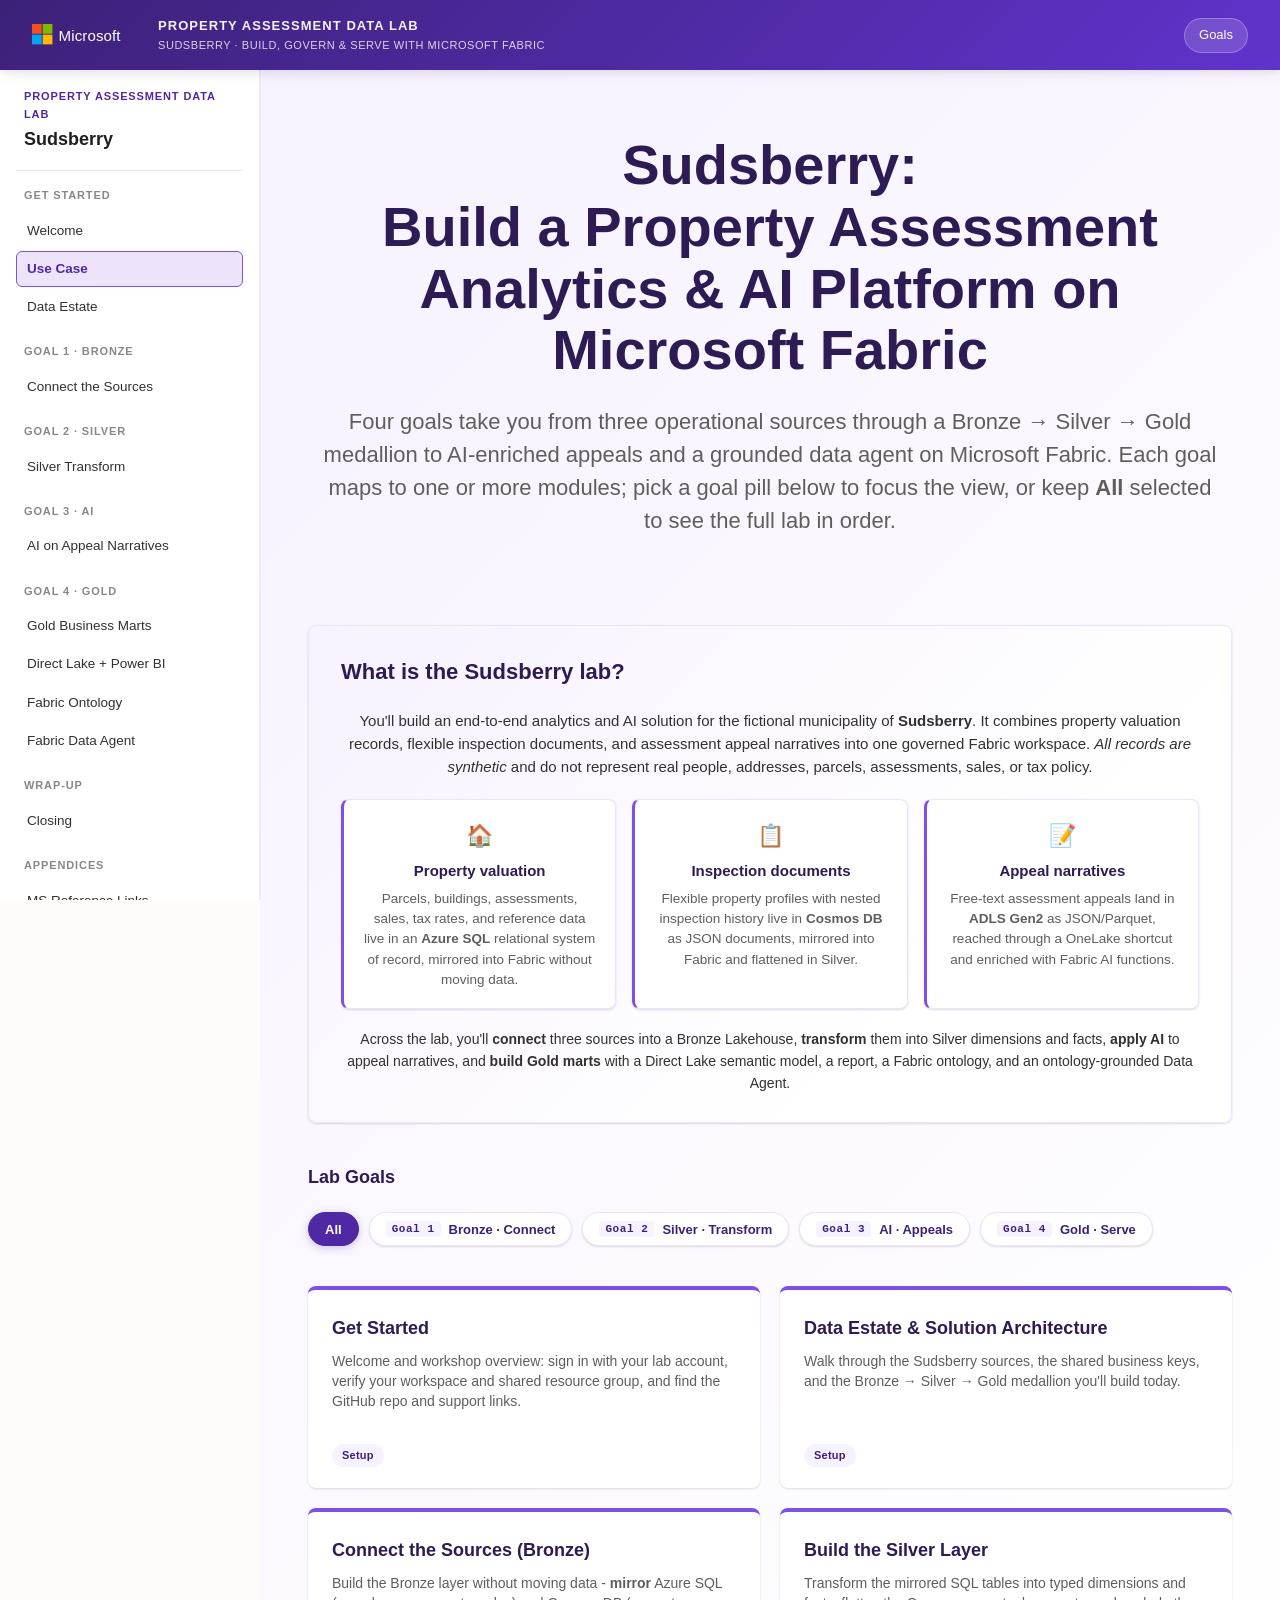
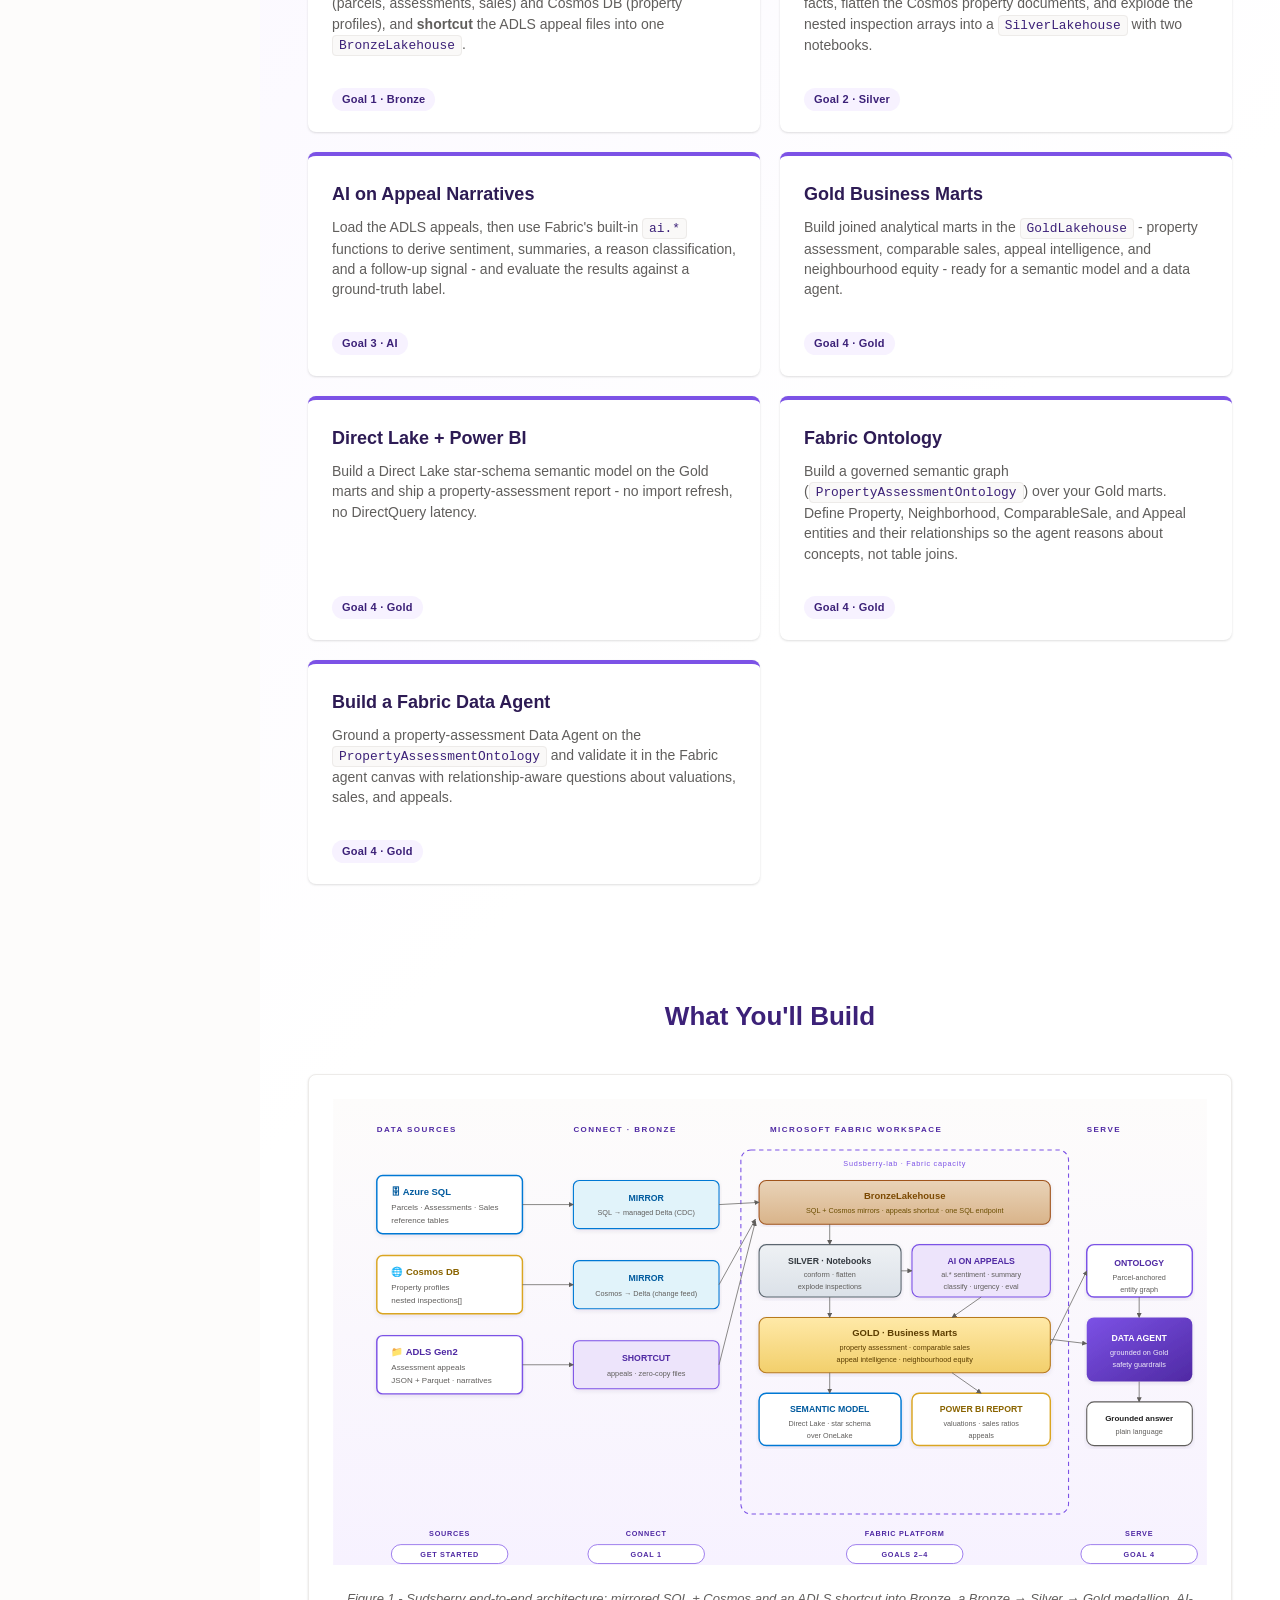
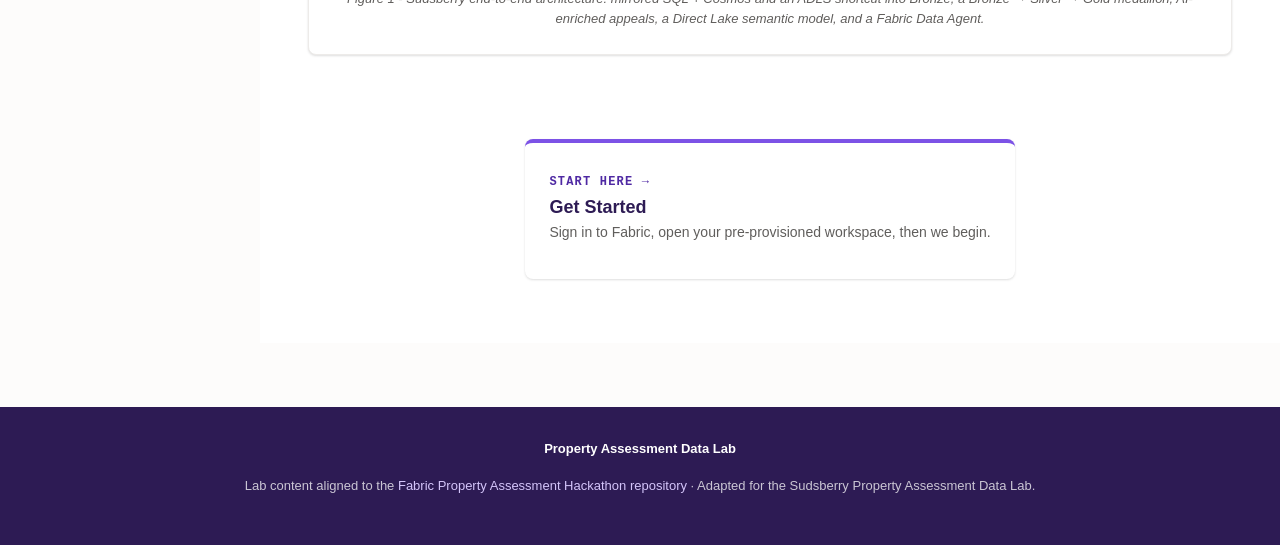
<file: index.html>
<!DOCTYPE html>
<html lang="en">
<head>
    <meta charset="UTF-8" />
    <meta name="viewport" content="width=device-width, initial-scale=1.0" />
    <title>Property Assessment Data Lab - Hands-On Lab</title>
    <link rel="stylesheet" href="assets/css/data-lab.css" />
    <script src="assets/js/print.js" defer></script>
</head>
<body>

<header class="site-header">
    <div class="brand">
        <img class="ms-logo" src="assets/images/logo-msft.svg" alt="Microsoft" />
        <div>
            <div class="event-title">Property Assessment Data Lab</div>
            <div class="event-subtitle">Sudsberry &middot; Build, Govern &amp; Serve with Microsoft Fabric</div>
        </div>
    </div>
    <div class="module-pill">Goals</div>
</header>

<div class="cover">
    <h1>Sudsberry:<br/>Build a Property Assessment Analytics &amp; AI Platform on Microsoft Fabric</h1>
    <p class="cover-tagline">
        Four goals take you from three operational sources through a Bronze &rarr; Silver &rarr; Gold medallion
        to AI-enriched appeals and a grounded data agent on Microsoft Fabric. Each goal maps to one or more modules; pick a goal pill below
        to focus the view, or keep <strong>All</strong> selected to see the full lab in order.
    </p>

    <section class="use-case">
        <h2 class="use-case-heading">What is the Sudsberry lab?</h2>
        <p class="use-case-lead">
            You'll build an end-to-end analytics and AI solution for the fictional municipality of <strong>Sudsberry</strong>. It combines property valuation records, flexible inspection documents, and assessment appeal narratives into one governed Fabric workspace. <em>All records are synthetic</em> and do not represent real people, addresses, parcels, assessments, sales, or tax policy.
        </p>
        <div class="use-case-grid">
            <div class="use-case-card">
                <div class="uc-icon">🏠</div>
                <h3 class="uc-title">Property valuation</h3>
                <p class="uc-desc">Parcels, buildings, assessments, sales, tax rates, and reference data live in an <strong>Azure SQL</strong> relational system of record, mirrored into Fabric without moving data.</p>
            </div>
            <div class="use-case-card">
                <div class="uc-icon">📋</div>
                <h3 class="uc-title">Inspection documents</h3>
                <p class="uc-desc">Flexible property profiles with nested inspection history live in <strong>Cosmos DB</strong> as JSON documents, mirrored into Fabric and flattened in Silver.</p>
            </div>
            <div class="use-case-card">
                <div class="uc-icon">📝</div>
                <h3 class="uc-title">Appeal narratives</h3>
                <p class="uc-desc">Free-text assessment appeals land in <strong>ADLS Gen2</strong> as JSON/Parquet, reached through a OneLake shortcut and enriched with Fabric AI functions.</p>
            </div>
        </div>
        <p class="use-case-summary">
            Across the lab, you'll <strong>connect</strong> three sources into a Bronze Lakehouse, <strong>transform</strong> them into Silver dimensions and facts, <strong>apply AI</strong> to appeal narratives, and <strong>build Gold marts</strong> with a Direct Lake semantic model, a report, a Fabric ontology, and an ontology-grounded Data Agent.
        </p>
    </section>

    <div class="goals-section">
        <h2 class="goals-heading">Lab Goals</h2>
        <div class="goal-pills" role="tablist" aria-label="Filter modules by goal">
            <button class="goal-pill active" type="button" data-goal="all"    aria-pressed="true">All</button>
            <button class="goal-pill"        type="button" data-goal="bronze" aria-pressed="false"><span class="gp-num">Goal 1</span> Bronze · Connect</button>
            <button class="goal-pill"        type="button" data-goal="silver" aria-pressed="false"><span class="gp-num">Goal 2</span> Silver · Transform</button>
            <button class="goal-pill"        type="button" data-goal="ai"     aria-pressed="false"><span class="gp-num">Goal 3</span> AI · Appeals</button>
            <button class="goal-pill"        type="button" data-goal="gold"   aria-pressed="false"><span class="gp-num">Goal 4</span> Gold · Serve</button>
        </div>
    </div>

    <div class="module-grid">

        <a class="module-card" data-goals="setup" href="module-0-setup.html">
            <h3 class="mc-title">Get Started</h3>
            <p class="mc-desc">
                Welcome and workshop overview: sign in with your lab account, verify your workspace and
                shared resource group, and find the GitHub repo and support links.
            </p>
            <div class="mc-goals"><span class="mc-goal-tag">Setup</span></div>
        </a>

        <a class="module-card" data-goals="setup" href="module-1-workspace-tour.html">
            <h3 class="mc-title">Data Estate &amp; Solution Architecture</h3>
            <p class="mc-desc">
                Walk through the Sudsberry sources, the shared business keys, and the
                Bronze &rarr; Silver &rarr; Gold medallion you'll build today.
            </p>
            <div class="mc-goals"><span class="mc-goal-tag">Setup</span></div>
        </a>

        <a class="module-card" data-goals="bronze" href="module-2-bronze-ingestion.html">
            <h3 class="mc-title">Connect the Sources (Bronze)</h3>
            <p class="mc-desc">
                Build the Bronze layer without moving data - <strong>mirror</strong> Azure SQL (parcels,
                assessments, sales) and Cosmos DB (property profiles), and <strong>shortcut</strong> the ADLS
                appeal files into one <code>BronzeLakehouse</code>.
            </p>
            <div class="mc-goals"><span class="mc-goal-tag">Goal 1 · Bronze</span></div>
        </a>

        <a class="module-card" data-goals="silver" href="module-3-silver-transform.html">
            <h3 class="mc-title">Build the Silver Layer</h3>
            <p class="mc-desc">
                Transform the mirrored SQL tables into typed dimensions and facts, flatten the Cosmos
                property documents, and explode the nested inspection arrays into a
                <code>SilverLakehouse</code> with two notebooks.
            </p>
            <div class="mc-goals"><span class="mc-goal-tag">Goal 2 · Silver</span></div>
        </a>

        <a class="module-card" data-goals="ai" href="module-4-ai-insights.html">
            <h3 class="mc-title">AI on Appeal Narratives</h3>
            <p class="mc-desc">
                Load the ADLS appeals, then use Fabric's built-in <code>ai.*</code> functions to derive
                sentiment, summaries, a reason classification, and a follow-up signal - and evaluate the results
                against a ground-truth label.
            </p>
            <div class="mc-goals"><span class="mc-goal-tag">Goal 3 · AI</span></div>
        </a>

        <a class="module-card" data-goals="gold" href="module-5-gold-marts.html">
            <h3 class="mc-title">Gold Business Marts</h3>
            <p class="mc-desc">
                Build joined analytical marts in the <code>GoldLakehouse</code> - property assessment,
                comparable sales, appeal intelligence, and neighbourhood equity - ready for a semantic
                model and a data agent.
            </p>
            <div class="mc-goals"><span class="mc-goal-tag">Goal 4 · Gold</span></div>
        </a>

        <a class="module-card" data-goals="gold" href="module-6-direct-lake.html">
            <h3 class="mc-title">Direct Lake + Power BI</h3>
            <p class="mc-desc">
                Build a Direct Lake star-schema semantic model on the Gold marts and ship a
                property-assessment report - no import refresh, no DirectQuery latency.
            </p>
            <div class="mc-goals"><span class="mc-goal-tag">Goal 4 · Gold</span></div>
        </a>

        <a class="module-card" data-goals="gold" href="module-7-ontologies.html">
            <h3 class="mc-title">Fabric Ontology</h3>
            <p class="mc-desc">
                Build a governed semantic graph (<code>PropertyAssessmentOntology</code>) over your Gold marts. Define
                Property, Neighborhood, ComparableSale, and Appeal entities and their relationships so the agent reasons
                about concepts, not table joins.
            </p>
            <div class="mc-goals"><span class="mc-goal-tag">Goal 4 · Gold</span></div>
        </a>

        <a class="module-card" data-goals="gold" href="module-8-data-agents.html">
            <h3 class="mc-title">Build a Fabric Data Agent</h3>
            <p class="mc-desc">
                Ground a property-assessment Data Agent on the <code>PropertyAssessmentOntology</code> and validate it in the
                Fabric agent canvas with relationship-aware questions about valuations, sales, and appeals.
            </p>
            <div class="mc-goals"><span class="mc-goal-tag">Goal 4 · Gold</span></div>
        </a>

    </div>

    <div style="margin-top: 64px; max-width: 1400px; width: 100%;">
        <h2 style="text-align: center; border: none;">What You'll Build</h2>
        <div class="diagram">
            <object type="image/svg+xml" data="assets/images/architecture-overview.svg" style="width:100%;">
                Architecture diagram
            </object>
            <div class="caption">
                Figure 1 - Sudsberry end-to-end architecture: mirrored SQL + Cosmos and an ADLS shortcut into Bronze,
                a Bronze &rarr; Silver &rarr; Gold medallion, AI-enriched appeals, a Direct Lake semantic model, and a Fabric Data Agent.
            </div>
        </div>
    </div>

    <div style="margin-top: 56px;">
        <a class="module-card" style="display:inline-block; min-width:280px;" href="module-0-setup.html">
            <span class="mc-number">START HERE →</span>
            <h3 class="mc-title">Get Started</h3>
            <p class="mc-desc">Sign in to Fabric, open your pre-provisioned workspace, then we begin.</p>
        </a>
    </div>
</div>

<footer class="site-footer">
    <p><span class="footer-brand">Property Assessment Data Lab</span></p>
    <p>Lab content aligned to the <a href="https://github.com/nickTinMicrosoft/fabric-hackathon-attendee-accessor">Fabric Property Assessment Hackathon repository</a> · Adapted for the Sudsberry Property Assessment Data Lab.</p>
</footer>

<script>
(function() {
    var pills = document.querySelectorAll('.goal-pill');
    var cards = document.querySelectorAll('.module-card[data-goals]');
    if (!pills.length || !cards.length) return;

    function applyFilter(goal) {
        cards.forEach(function(card) {
            var tags = (card.getAttribute('data-goals') || '').split(/\s+/);
            if (goal === 'all' || tags.indexOf(goal) !== -1) {
                card.classList.remove('hidden-by-goal');
            } else {
                card.classList.add('hidden-by-goal');
            }
        });
    }

    pills.forEach(function(pill) {
        pill.addEventListener('click', function() {
            pills.forEach(function(p) {
                p.classList.remove('active');
                p.setAttribute('aria-pressed', 'false');
            });
            pill.classList.add('active');
            pill.setAttribute('aria-pressed', 'true');
            applyFilter(pill.getAttribute('data-goal'));
        });
    });
})();
</script>

</body>
</html>
</file>
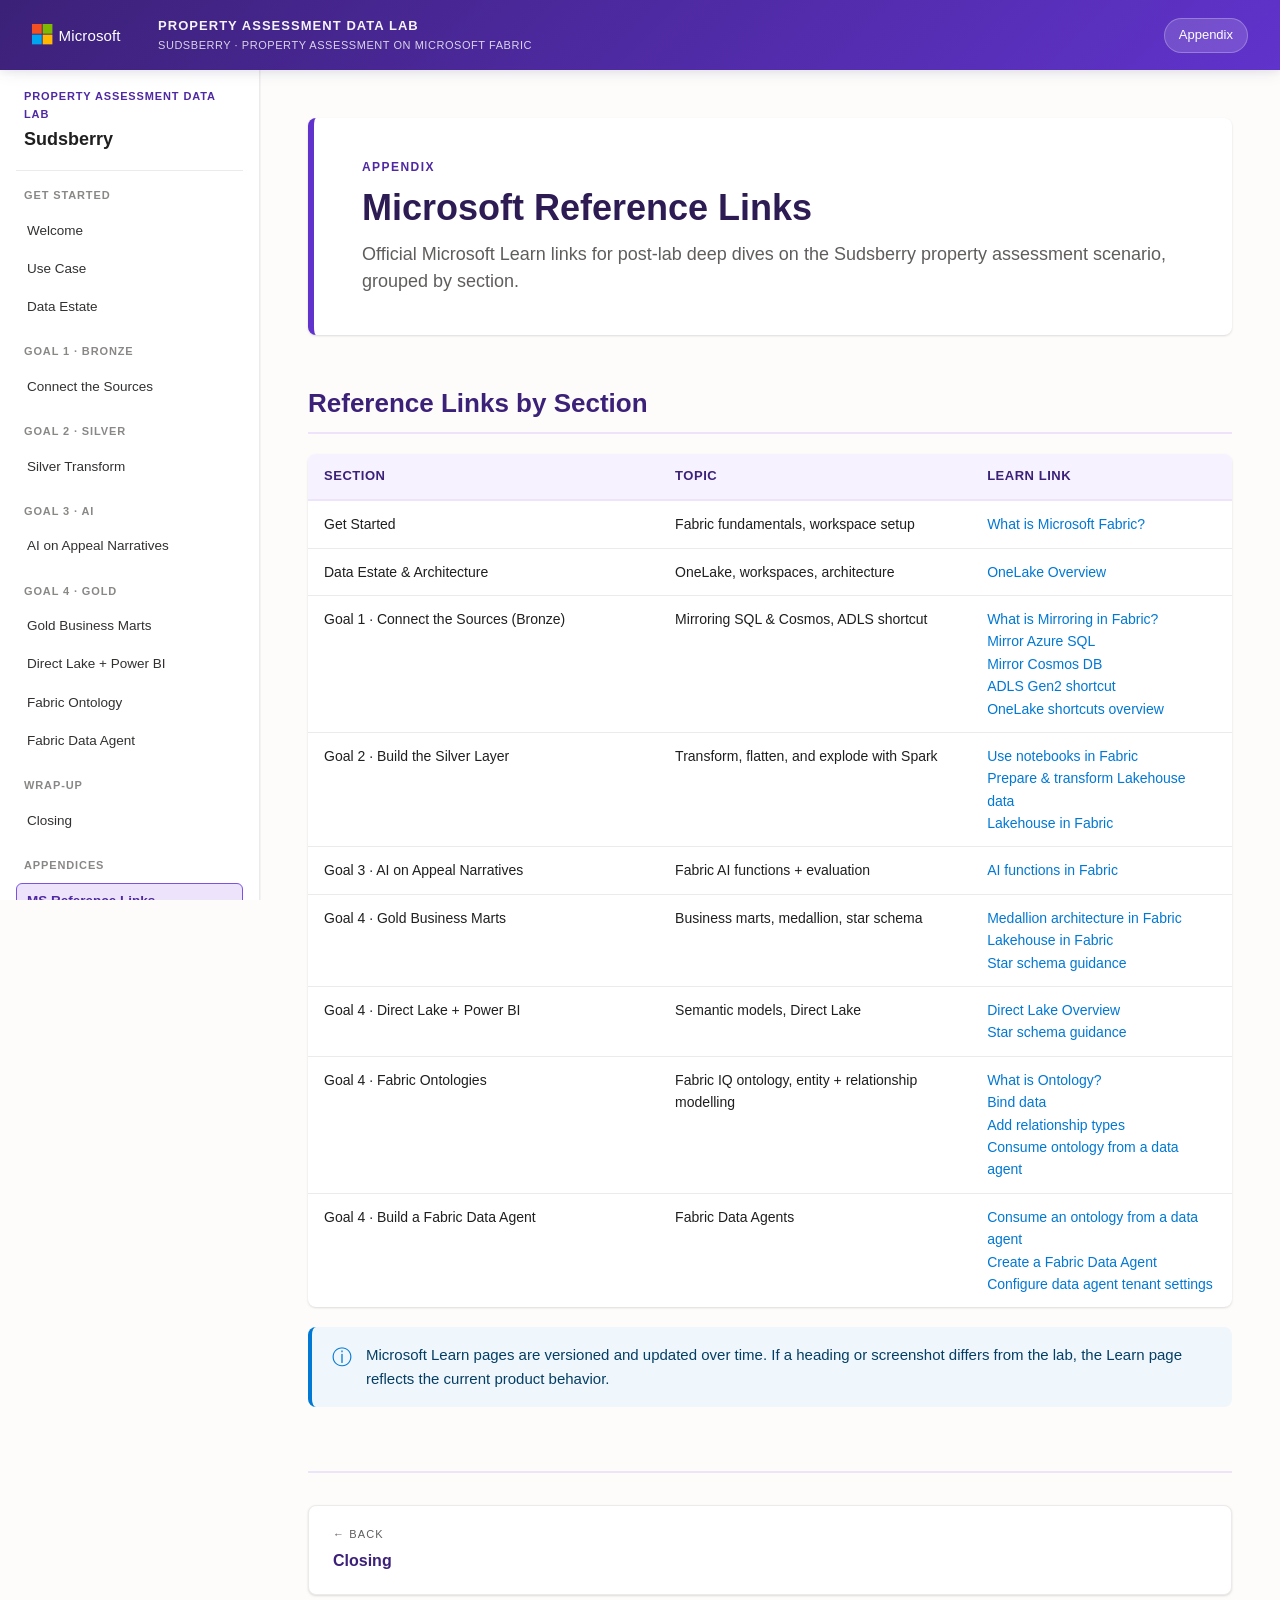
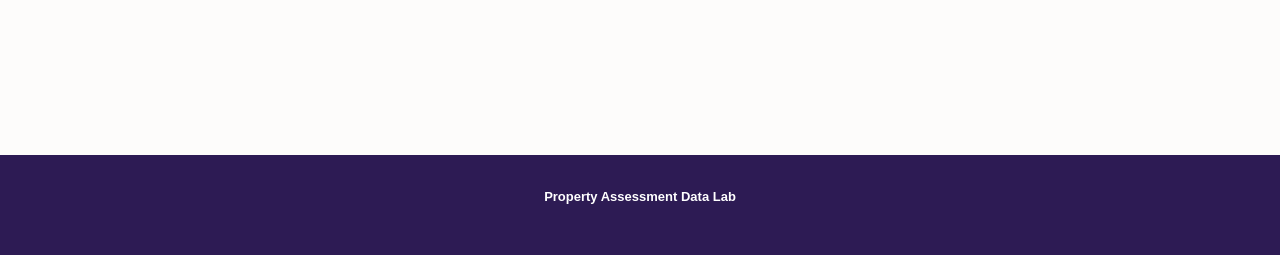
<file: appendix-learn-links.html>
<!DOCTYPE html>
<html lang="en">
<head>
    <meta charset="UTF-8" />
    <meta name="viewport" content="width=device-width, initial-scale=1.0" />
    <title>Appendix · MS Reference Links - Property Assessment Lab</title>
    <link rel="stylesheet" href="assets/css/data-lab.css" />
    <script src="assets/js/print.js" defer></script>
</head>
<body>

<header class="site-header">
    <div class="brand">
        <img class="ms-logo" src="assets/images/logo-msft.svg" alt="Microsoft" />
        <div>
            <div class="event-title">Property Assessment Data Lab</div>
            <div class="event-subtitle">Sudsberry · Property Assessment on Microsoft Fabric</div>
        </div>
    </div>
    <div class="module-pill">Appendix</div>
</header>

<div class="page-wrap">

    <div class="module-hero">
        <div class="module-eyebrow">Appendix</div>
        <h1>Microsoft Reference Links</h1>
        <p class="lead">
            Official Microsoft Learn links for post-lab deep dives on the Sudsberry property assessment
            scenario, grouped by section.
        </p>
    </div>

    <section id="links">
        <h2>Reference Links by Section</h2>
        <table>
            <thead><tr><th style="width:38%">Section</th><th>Topic</th><th>Learn link</th></tr></thead>
            <tbody>
                <tr>
                    <td>Get Started</td>
                    <td>Fabric fundamentals, workspace setup</td>
                    <td><a href="https://learn.microsoft.com/en-us/fabric/fundamentals/microsoft-fabric-overview" target="_blank" rel="noopener">What is Microsoft Fabric?</a></td>
                </tr>
                <tr>
                    <td>Data Estate &amp; Architecture</td>
                    <td>OneLake, workspaces, architecture</td>
                    <td><a href="https://learn.microsoft.com/en-us/fabric/onelake/onelake-overview" target="_blank" rel="noopener">OneLake Overview</a></td>
                </tr>
                <tr>
                    <td>Goal 1 · Connect the Sources (Bronze)</td>
                    <td>Mirroring SQL &amp; Cosmos, ADLS shortcut</td>
                    <td>
                        <a href="https://learn.microsoft.com/en-us/fabric/mirroring/overview" target="_blank" rel="noopener">What is Mirroring in Fabric?</a><br />
                        <a href="https://learn.microsoft.com/en-us/fabric/database/mirrored-database/azure-sql-database" target="_blank" rel="noopener">Mirror Azure SQL</a><br />
                        <a href="https://learn.microsoft.com/en-us/fabric/database/mirrored-database/azure-cosmos-db" target="_blank" rel="noopener">Mirror Cosmos DB</a><br />
                        <a href="https://learn.microsoft.com/en-us/fabric/onelake/create-adls-shortcut" target="_blank" rel="noopener">ADLS Gen2 shortcut</a><br />
                        <a href="https://learn.microsoft.com/en-us/fabric/onelake/onelake-shortcuts" target="_blank" rel="noopener">OneLake shortcuts overview</a>
                    </td>
                </tr>
                <tr>
                    <td>Goal 2 · Build the Silver Layer</td>
                    <td>Transform, flatten, and explode with Spark</td>
                    <td>
                        <a href="https://learn.microsoft.com/en-us/fabric/data-engineering/how-to-use-notebook" target="_blank" rel="noopener">Use notebooks in Fabric</a><br />
                        <a href="https://learn.microsoft.com/en-us/fabric/data-engineering/tutorial-lakehouse-data-preparation" target="_blank" rel="noopener">Prepare &amp; transform Lakehouse data</a><br />
                        <a href="https://learn.microsoft.com/en-us/fabric/data-engineering/lakehouse-overview" target="_blank" rel="noopener">Lakehouse in Fabric</a>
                    </td>
                </tr>
                <tr>
                    <td>Goal 3 · AI on Appeal Narratives</td>
                    <td>Fabric AI functions + evaluation</td>
                    <td><a href="https://learn.microsoft.com/en-us/fabric/data-science/ai-functions/overview" target="_blank" rel="noopener">AI functions in Fabric</a></td>
                </tr>
                <tr>
                    <td>Goal 4 · Gold Business Marts</td>
                    <td>Business marts, medallion, star schema</td>
                    <td>
                        <a href="https://learn.microsoft.com/en-us/fabric/onelake/onelake-medallion-lakehouse-architecture" target="_blank" rel="noopener">Medallion architecture in Fabric</a><br />
                        <a href="https://learn.microsoft.com/en-us/fabric/data-engineering/lakehouse-overview" target="_blank" rel="noopener">Lakehouse in Fabric</a><br />
                        <a href="https://learn.microsoft.com/en-us/power-bi/guidance/star-schema" target="_blank" rel="noopener">Star schema guidance</a>
                    </td>
                </tr>
                <tr>
                    <td>Goal 4 · Direct Lake + Power BI</td>
                    <td>Semantic models, Direct Lake</td>
                    <td>
                        <a href="https://learn.microsoft.com/en-us/fabric/fundamentals/direct-lake-overview" target="_blank" rel="noopener">Direct Lake Overview</a><br />
                        <a href="https://learn.microsoft.com/en-us/power-bi/guidance/star-schema" target="_blank" rel="noopener">Star schema guidance</a>
                    </td>
                </tr>
                <tr>
                    <td>Goal 4 · Fabric Ontologies</td>
                    <td>Fabric IQ ontology, entity + relationship modelling</td>
                    <td>
                        <a href="https://learn.microsoft.com/en-us/fabric/iq/ontology/overview" target="_blank" rel="noopener">What is Ontology?</a><br />
                        <a href="https://learn.microsoft.com/en-us/fabric/iq/ontology/how-to-bind-data" target="_blank" rel="noopener">Bind data</a><br />
                        <a href="https://learn.microsoft.com/en-us/fabric/iq/ontology/how-to-create-relationship-types" target="_blank" rel="noopener">Add relationship types</a><br />
                        <a href="https://learn.microsoft.com/en-us/fabric/iq/ontology/tutorial-4-create-data-agent" target="_blank" rel="noopener">Consume ontology from a data agent</a>
                    </td>
                </tr>
                <tr>
                    <td>Goal 4 · Build a Fabric Data Agent</td>
                    <td>Fabric Data Agents</td>
                    <td>
                        <a href="https://learn.microsoft.com/en-us/fabric/iq/ontology/tutorial-4-create-data-agent" target="_blank" rel="noopener">Consume an ontology from a data agent</a><br />
                        <a href="https://learn.microsoft.com/en-us/fabric/data-science/how-to-create-data-agent" target="_blank" rel="noopener">Create a Fabric Data Agent</a><br />
                        <a href="https://learn.microsoft.com/en-us/fabric/data-science/data-agent-tenant-settings" target="_blank" rel="noopener">Configure data agent tenant settings</a>
                    </td>
                </tr>
            </tbody>
        </table>

        <div class="callout info">
            <span class="callout-icon">ⓘ</span>
            <div class="callout-content">
                Microsoft Learn pages are versioned and updated over time. If a heading or screenshot differs from the lab, the Learn page reflects the current product behavior.
            </div>
        </div>
    </section>

    <nav class="module-nav">
        <a class="nav-card" href="closing.html">
            <div class="nav-direction">← Back</div>
            <div class="nav-title">Closing</div>
        </a>
    </nav>

</div>

<footer class="site-footer">
    <p><span class="footer-brand">Property Assessment Data Lab</span></p>
</footer>

</body>
</html>
</file>
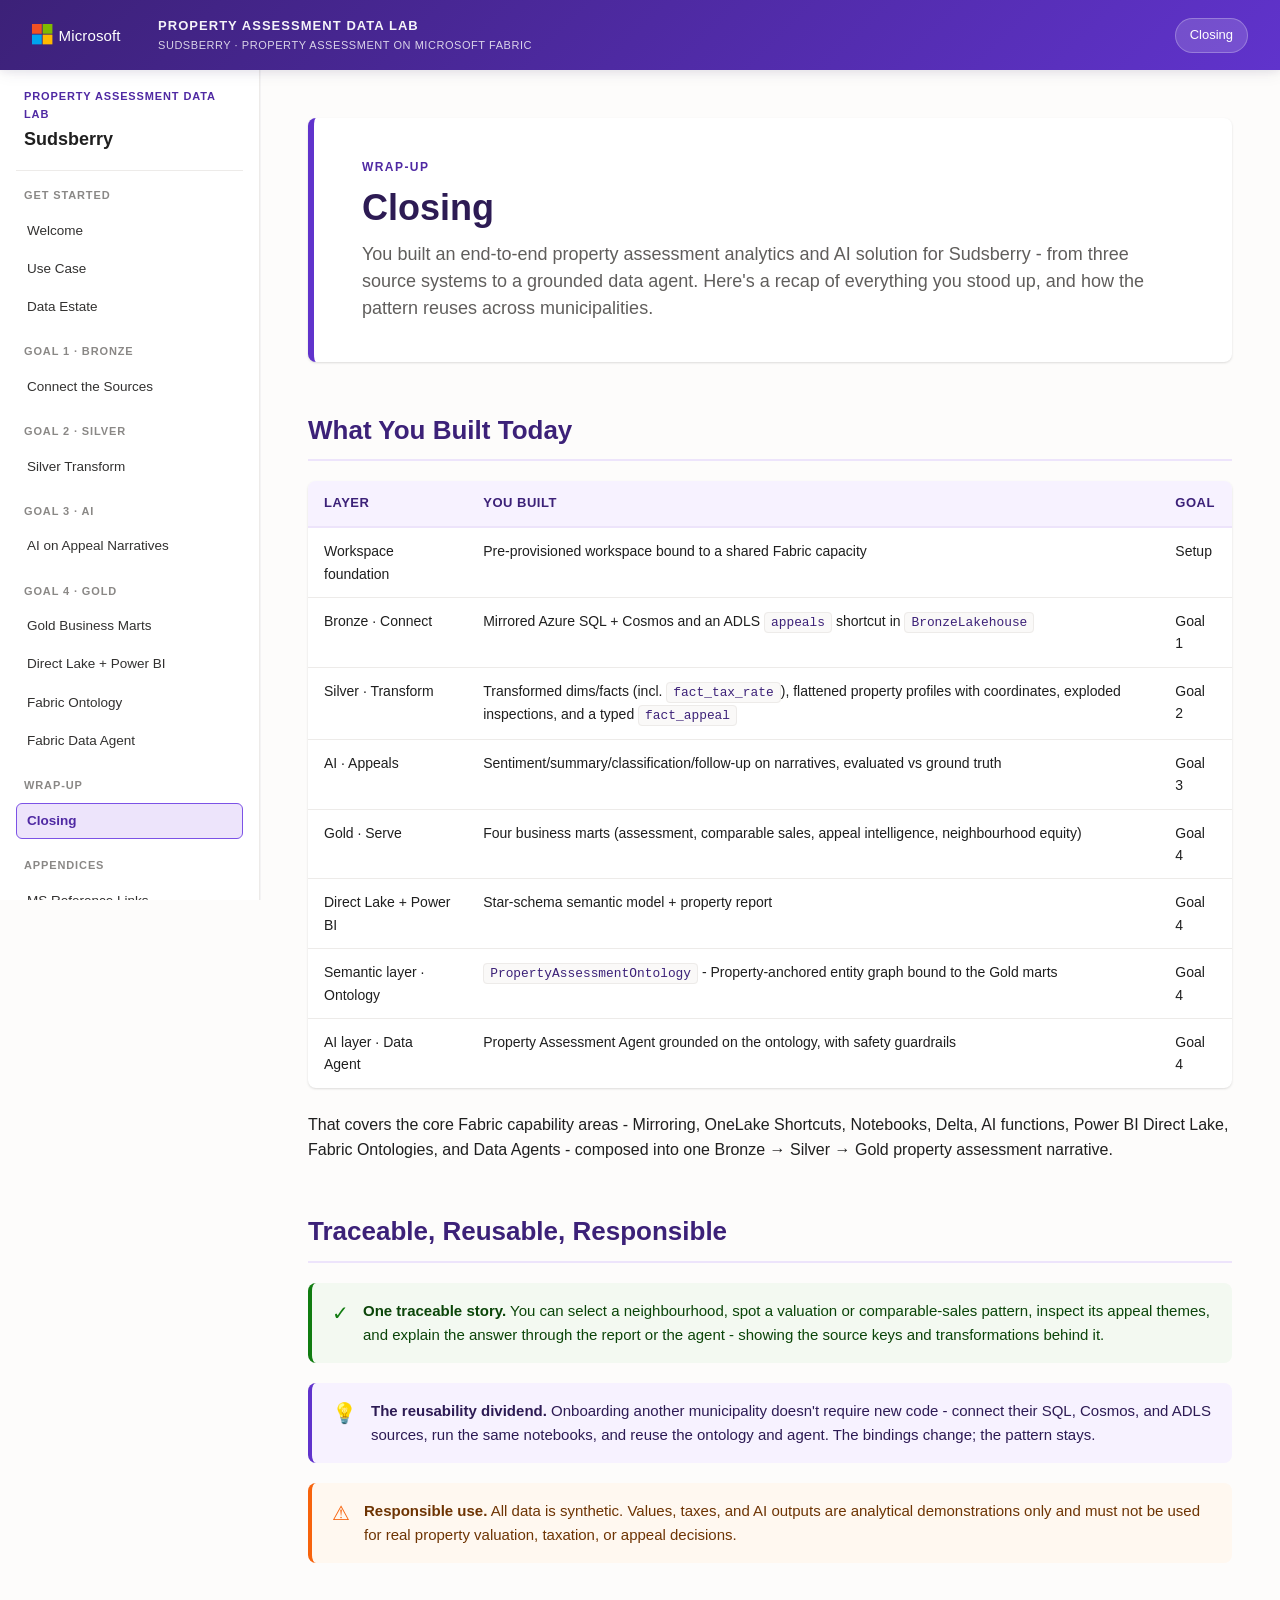
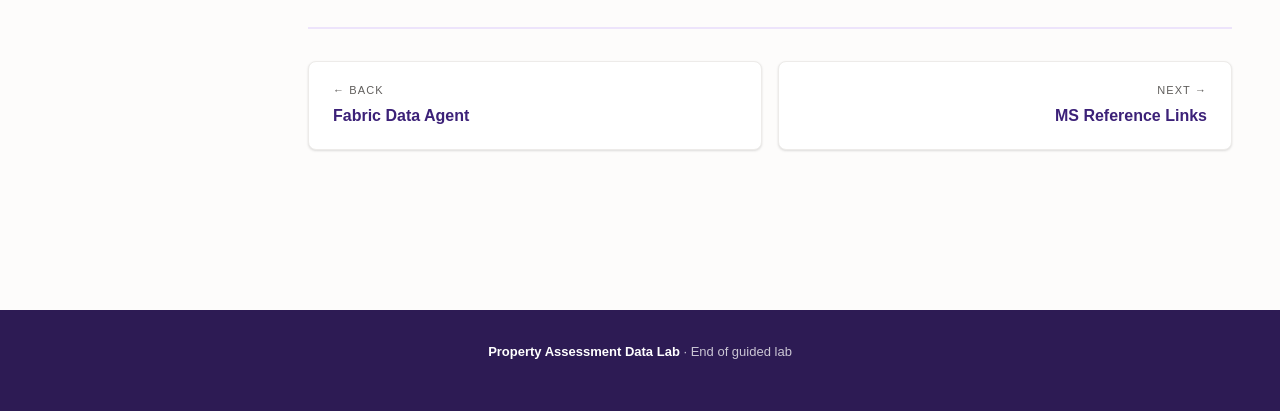
<file: closing.html>
<!DOCTYPE html>
<html lang="en">
<head>
    <meta charset="UTF-8" />
    <meta name="viewport" content="width=device-width, initial-scale=1.0" />
    <title>Closing - Property Assessment Lab</title>
    <link rel="stylesheet" href="assets/css/data-lab.css" />
    <script src="assets/js/print.js" defer></script>
</head>
<body>

<header class="site-header">
    <div class="brand">
        <img class="ms-logo" src="assets/images/logo-msft.svg" alt="Microsoft" />
        <div>
            <div class="event-title">Property Assessment Data Lab</div>
            <div class="event-subtitle">Sudsberry · Property Assessment on Microsoft Fabric</div>
        </div>
    </div>
    <div class="module-pill">Closing</div>
</header>

<div class="page-wrap">

    <div class="module-hero">
        <div class="module-eyebrow">Wrap-up</div>
        <h1>Closing</h1>
        <p class="lead">
            You built an end-to-end property assessment analytics and AI solution for Sudsberry - from three
            source systems to a grounded data agent. Here's a recap of everything you stood up, and how the
            pattern reuses across municipalities.
        </p>
    </div>

    <section id="recap">
        <h2>What You Built Today</h2>
        <table>
            <thead><tr><th>Layer</th><th>You built</th><th>Goal</th></tr></thead>
            <tbody>
                <tr><td>Workspace foundation</td><td>Pre-provisioned workspace bound to a shared Fabric capacity</td><td>Setup</td></tr>
                <tr><td>Bronze · Connect</td><td>Mirrored Azure SQL + Cosmos and an ADLS <code>appeals</code> shortcut in <code>BronzeLakehouse</code></td><td>Goal 1</td></tr>
                <tr><td>Silver · Transform</td><td>Transformed dims/facts (incl. <code>fact_tax_rate</code>), flattened property profiles with coordinates, exploded inspections, and a typed <code>fact_appeal</code></td><td>Goal 2</td></tr>
                <tr><td>AI · Appeals</td><td>Sentiment/summary/classification/follow-up on narratives, evaluated vs ground truth</td><td>Goal 3</td></tr>
                <tr><td>Gold · Serve</td><td>Four business marts (assessment, comparable sales, appeal intelligence, neighbourhood equity)</td><td>Goal 4</td></tr>
                <tr><td>Direct Lake + Power BI</td><td>Star-schema semantic model + property report</td><td>Goal 4</td></tr>
                <tr><td>Semantic layer · Ontology</td><td><code>PropertyAssessmentOntology</code> - Property-anchored entity graph bound to the Gold marts</td><td>Goal 4</td></tr>
                <tr><td>AI layer · Data Agent</td><td>Property Assessment Agent grounded on the ontology, with safety guardrails</td><td>Goal 4</td></tr>
            </tbody>
        </table>

        <p style="margin-top: 24px;">
            That covers the core Fabric capability areas - Mirroring, OneLake Shortcuts, Notebooks, Delta, AI functions, Power BI Direct Lake, Fabric Ontologies, and Data Agents - composed into one Bronze &rarr; Silver &rarr; Gold property assessment narrative.
        </p>
    </section>

    <section id="reuse">
        <h2>Traceable, Reusable, Responsible</h2>
        <div class="callout tip">
            <span class="callout-icon">✓</span>
            <div class="callout-content">
                <strong>One traceable story.</strong> You can select a neighbourhood, spot a valuation or comparable-sales pattern, inspect its appeal themes, and explain the answer through the report or the agent - showing the source keys and transformations behind it.
            </div>
        </div>
        <div class="callout purple">
            <span class="callout-icon">💡</span>
            <div class="callout-content">
                <strong>The reusability dividend.</strong> Onboarding another municipality doesn't require new code - connect their SQL, Cosmos, and ADLS sources, run the same notebooks, and reuse the ontology and agent. The bindings change; the pattern stays.
            </div>
        </div>
        <div class="callout warning">
            <span class="callout-icon">⚠</span>
            <div class="callout-content">
                <strong>Responsible use.</strong> All data is synthetic. Values, taxes, and AI outputs are analytical demonstrations only and must not be used for real property valuation, taxation, or appeal decisions.
            </div>
        </div>
    </section>

    <nav class="module-nav">
        <a class="nav-card" href="module-8-data-agents.html">
            <div class="nav-direction">← Back</div>
            <div class="nav-title">Fabric Data Agent</div>
        </a>
        <a class="nav-card next" href="appendix-learn-links.html">
            <div class="nav-direction">Next →</div>
            <div class="nav-title">MS Reference Links</div>
        </a>
    </nav>

</div>

<footer class="site-footer">
    <p><span class="footer-brand">Property Assessment Data Lab</span> · End of guided lab</p>
</footer>

</body>
</html>
</file>
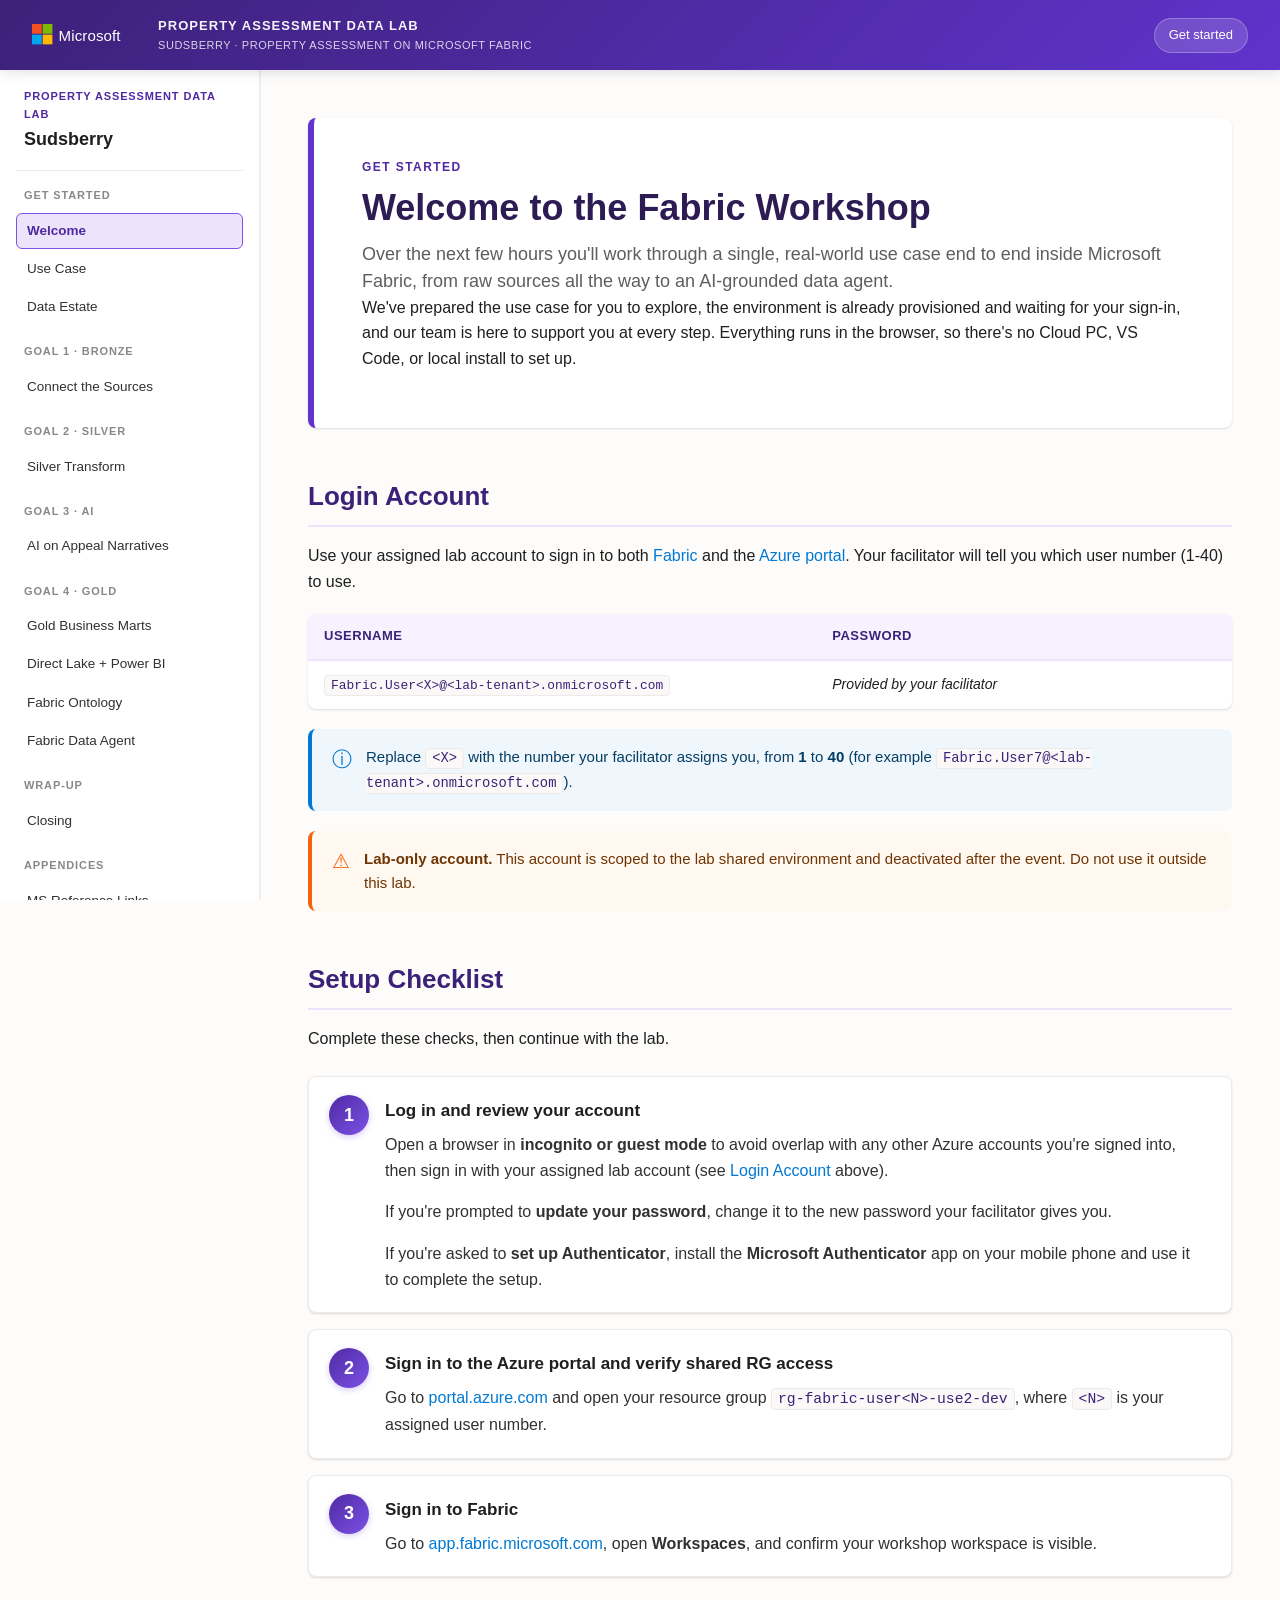
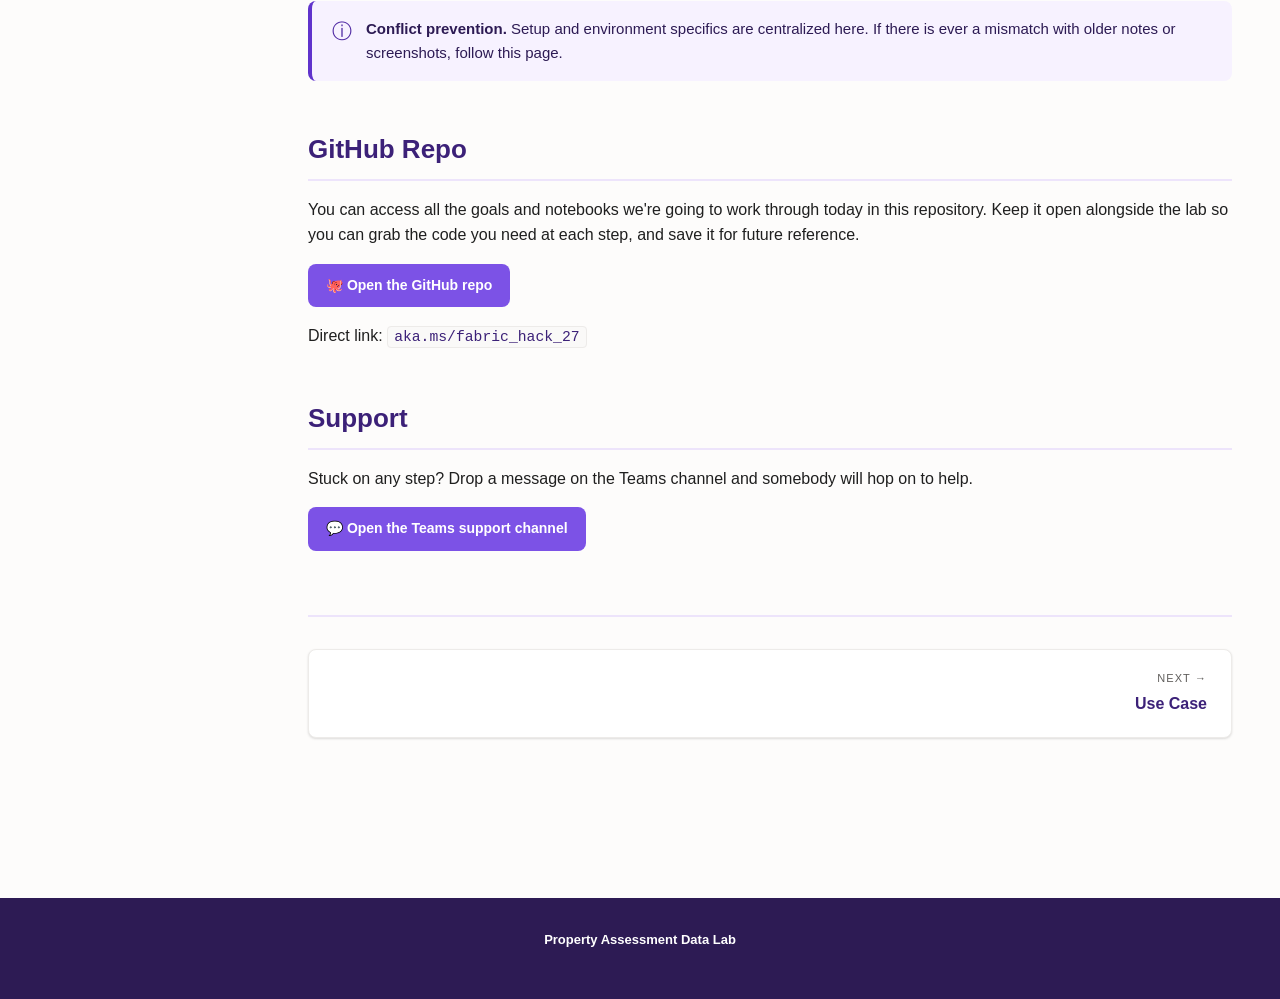
<file: module-0-setup.html>
<!DOCTYPE html>
<html lang="en">
<head>
    <meta charset="UTF-8" />
    <meta name="viewport" content="width=device-width, initial-scale=1.0" />
    <title>Get Started - Property Assessment Lab</title>
    <link rel="stylesheet" href="assets/css/data-lab.css" />
    <script src="assets/js/print.js" defer></script>
</head>
<body>

<header class="site-header">
    <div class="brand">
        <img class="ms-logo" src="assets/images/logo-msft.svg" alt="Microsoft" />
        <div>
            <div class="event-title">Property Assessment Data Lab</div>
            <div class="event-subtitle">Sudsberry · Property Assessment on Microsoft Fabric</div>
        </div>
    </div>
    <div class="module-pill">Get started</div>
</header>

<div class="page-wrap">

    <div class="module-hero">
        <div class="module-eyebrow">Get started</div>
        <h1>Welcome to the Fabric Workshop</h1>
        <p class="lead">
            Over the next few hours you'll work through a single, real-world use case
            end to end inside Microsoft Fabric, from raw sources all the way to an AI-grounded data agent.
        </p>
        <p>
            We've prepared the use case for you to explore, the environment is already provisioned and waiting
            for your sign-in, and our team is here to support you at every step. Everything runs in the browser,
            so there's no Cloud PC, VS Code, or local install to set up.
        </p>
    </div>

    <section id="accounts">
        <h2>Login Account</h2>

        <p>Use your assigned lab account to sign in to both <a href="https://app.fabric.microsoft.com" target="_blank">Fabric</a> and the <a href="https://portal.azure.com" target="_blank">Azure portal</a>. Your facilitator will tell you which user number (1-40) to use.</p>

        <table>
            <thead>
                <tr>
                    <th style="width:55%">Username</th>
                    <th style="width:45%">Password</th>
                </tr>
            </thead>
            <tbody>
                <tr><td><code>Fabric.User&lt;X&gt;@&lt;lab-tenant&gt;.onmicrosoft.com</code></td><td><em>Provided by your facilitator</em></td></tr>
            </tbody>
        </table>

        <div class="callout info">
            <span class="callout-icon">ⓘ</span>
            <div class="callout-content">
                Replace <code>&lt;X&gt;</code> with the number your facilitator assigns you, from <strong>1</strong> to <strong>40</strong> (for example <code>Fabric.User7@&lt;lab-tenant&gt;.onmicrosoft.com</code>).
            </div>
        </div>

        <div class="callout warning">
            <span class="callout-icon">⚠</span>
            <div class="callout-content">
                <strong>Lab-only account.</strong> This account is scoped to the lab shared environment and deactivated after the event. Do not use it outside this lab.
            </div>
        </div>
    </section>

    <section id="environment">
        <h2>Setup Checklist</h2>
        <p>Complete these checks, then continue with the lab.</p>

        <ol class="step-list">
            <li>
                <h3 class="step-title">Log in and review your account</h3>
                <div class="step-body">
                    <p>Open a browser in <strong>incognito or guest mode</strong> to avoid overlap with any other Azure accounts you're signed into, then sign in with your assigned lab account (see <a href="#accounts">Login Account</a> above).</p>
                    <p>If you're prompted to <strong>update your password</strong>, change it to the new password your facilitator gives you.</p>
                    <p>If you're asked to <strong>set up Authenticator</strong>, install the <strong>Microsoft Authenticator</strong> app on your mobile phone and use it to complete the setup.</p>
                </div>
            </li>
            <li>
                <h3 class="step-title">Sign in to the Azure portal and verify shared RG access</h3>
                <div class="step-body">
                    <p>Go to <a href="https://portal.azure.com" target="_blank">portal.azure.com</a> and open your resource group <code>rg-fabric-user&lt;N&gt;-use2-dev</code>, where <code>&lt;N&gt;</code> is your assigned user number.</p>
                </div>
            </li>
            <li>
                <h3 class="step-title">Sign in to Fabric</h3>
                <div class="step-body">
                    <p>Go to <a href="https://app.fabric.microsoft.com" target="_blank">app.fabric.microsoft.com</a>, open <strong>Workspaces</strong>, and confirm your workshop workspace is visible.</p>
                </div>
            </li>
        </ol>

        <div class="callout purple">
            <span class="callout-icon">ⓘ</span>
            <div class="callout-content">
                <strong>Conflict prevention.</strong> Setup and environment specifics are centralized here. If there is ever a mismatch with older notes or screenshots, follow this page.
            </div>
        </div>
    </section>

    <section id="repo">
        <h2>GitHub Repo</h2>

        <p>You can access all the goals and notebooks we're going to work through today in this repository. Keep it open alongside the lab so you can grab the code you need at each step, and save it for future reference.</p>

        <p><a class="support-btn" href="https://aka.ms/fabric_hack_27" target="_blank" rel="noopener">🐙 Open the GitHub repo</a></p>

        <p>Direct link: <a href="https://aka.ms/fabric_hack_27" target="_blank" rel="noopener"><code>aka.ms/fabric_hack_27</code></a></p>
    </section>

    <section id="support">
        <h2>Support</h2>

        <p>Stuck on any step? Drop a message on the Teams channel and somebody will hop on to help.</p>

        <p><a class="support-btn" href="https://teams.microsoft.com/meet/273410475766895?p=Yufv3FV2hYeOJKqHsX" target="_blank" rel="noopener">💬 Open the Teams support channel</a></p>
    </section>

    <nav class="module-nav">
        <a class="nav-card next" href="index.html">
            <div class="nav-direction">Next →</div>
            <div class="nav-title">Use Case</div>
        </a>
    </nav>

</div>

<footer class="site-footer">
    <p><span class="footer-brand">Property Assessment Data Lab</span></p>
</footer>

</body>
</html>
</file>
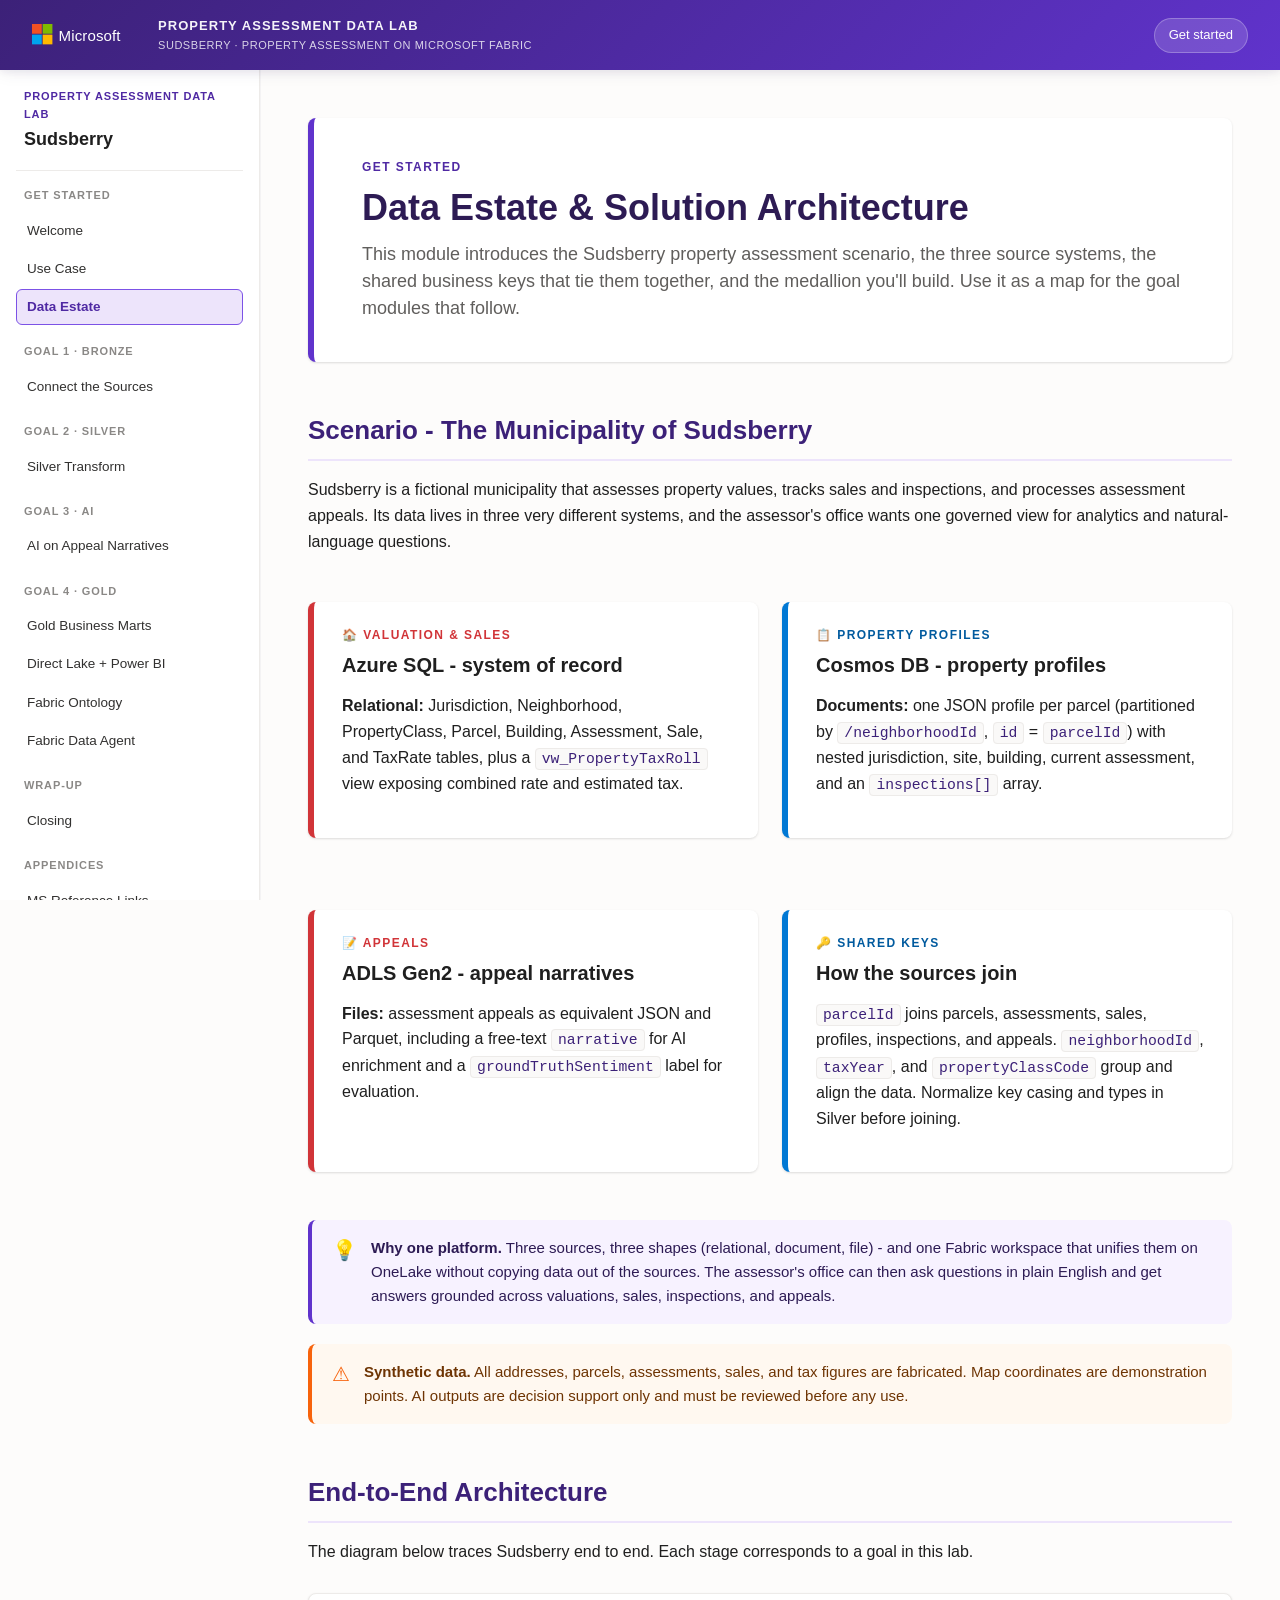
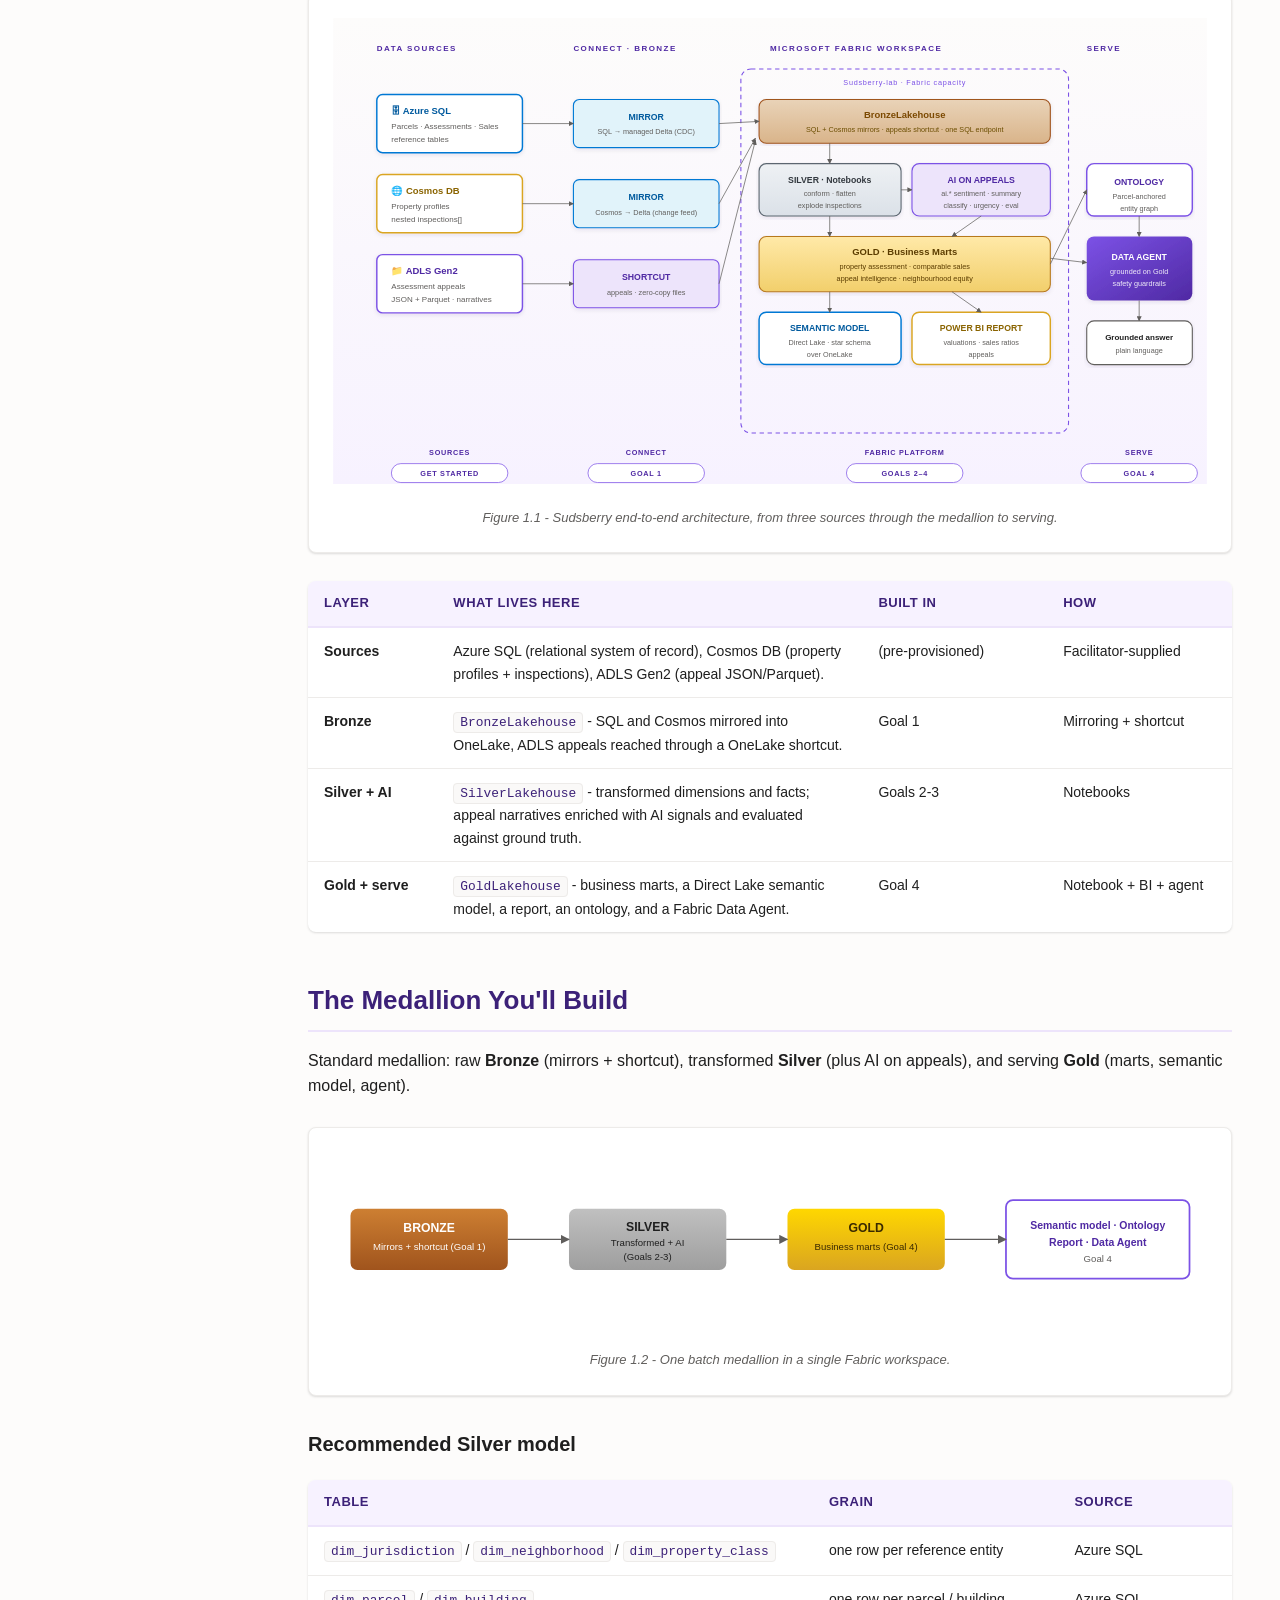
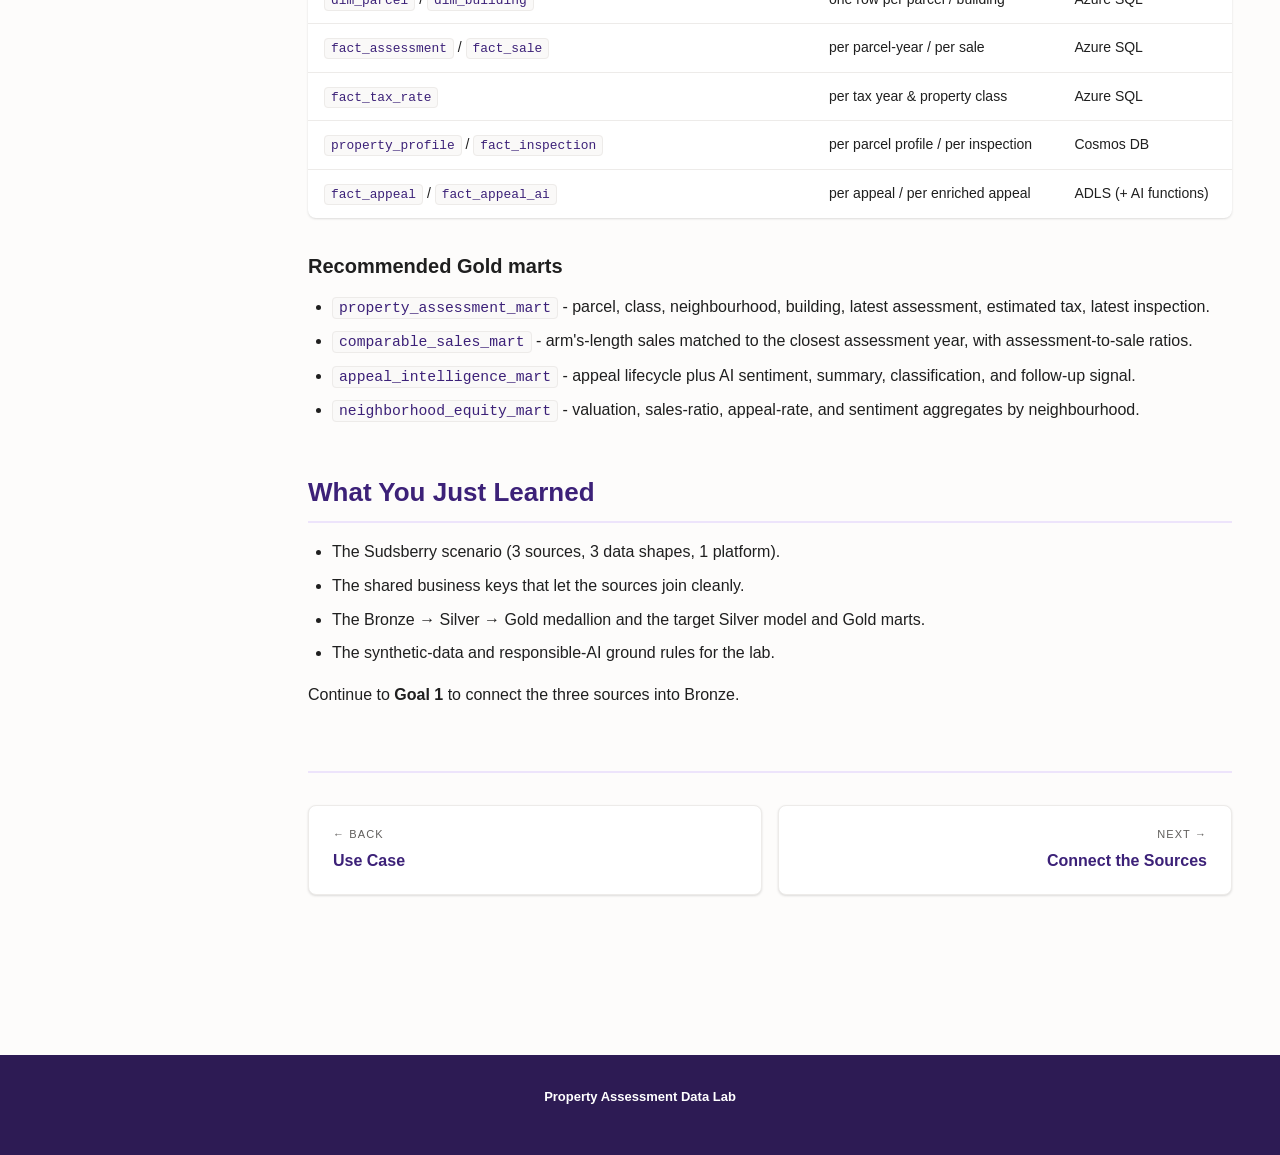
<file: module-1-workspace-tour.html>
<!DOCTYPE html>
<html lang="en">
<head>
    <meta charset="UTF-8" />
    <meta name="viewport" content="width=device-width, initial-scale=1.0" />
    <title>Data Estate &amp; Solution Architecture - Property Assessment Lab</title>
    <link rel="stylesheet" href="assets/css/data-lab.css" />
    <script src="assets/js/print.js" defer></script>
</head>
<body>

<header class="site-header">
    <div class="brand">
        <img class="ms-logo" src="assets/images/logo-msft.svg" alt="Microsoft" />
        <div>
            <div class="event-title">Property Assessment Data Lab</div>
            <div class="event-subtitle">Sudsberry · Property Assessment on Microsoft Fabric</div>
        </div>
    </div>
    <div class="module-pill">Get started</div>
</header>

<div class="page-wrap">

    <div class="module-hero">
        <div class="module-eyebrow">Get started</div>
        <h1>Data Estate &amp; Solution Architecture</h1>
        <p class="lead">
            This module introduces the Sudsberry property assessment scenario, the three source systems,
            the shared business keys that tie them together, and the medallion you'll build. Use it as a
            map for the goal modules that follow.
        </p>
    </div>

    <section id="scenario">
        <h2>Scenario - The Municipality of Sudsberry</h2>
        <p>
            Sudsberry is a fictional municipality that assesses property values, tracks sales and inspections,
            and processes assessment appeals. Its data lives in three very different systems, and the assessor's
            office wants one governed view for analytics and natural-language questions.
        </p>

        <div class="two-col">
            <div class="domain-block health">
                <div class="domain-label">🏠 VALUATION &amp; SALES</div>
                <h3>Azure SQL - system of record</h3>
                <p><strong>Relational:</strong> Jurisdiction, Neighborhood, PropertyClass, Parcel, Building, Assessment, Sale, and TaxRate tables, plus a <code>vw_PropertyTaxRoll</code> view exposing combined rate and estimated tax.</p>
            </div>
            <div class="domain-block transit">
                <div class="domain-label">📋 PROPERTY PROFILES</div>
                <h3>Cosmos DB - property profiles</h3>
                <p><strong>Documents:</strong> one JSON profile per parcel (partitioned by <code>/neighborhoodId</code>, <code>id</code> = <code>parcelId</code>) with nested jurisdiction, site, building, current assessment, and an <code>inspections[]</code> array.</p>
            </div>
        </div>
        <div class="two-col">
            <div class="domain-block health">
                <div class="domain-label">📝 APPEALS</div>
                <h3>ADLS Gen2 - appeal narratives</h3>
                <p><strong>Files:</strong> assessment appeals as equivalent JSON and Parquet, including a free-text <code>narrative</code> for AI enrichment and a <code>groundTruthSentiment</code> label for evaluation.</p>
            </div>
            <div class="domain-block transit">
                <div class="domain-label">🔑 SHARED KEYS</div>
                <h3>How the sources join</h3>
                <p><code>parcelId</code> joins parcels, assessments, sales, profiles, inspections, and appeals. <code>neighborhoodId</code>, <code>taxYear</code>, and <code>propertyClassCode</code> group and align the data. Normalize key casing and types in Silver before joining.</p>
            </div>
        </div>

        <div class="callout purple">
            <span class="callout-icon">💡</span>
            <div class="callout-content">
                <strong>Why one platform.</strong> Three sources, three shapes (relational, document, file) - and one Fabric workspace that unifies them on OneLake without copying data out of the sources. The assessor's office can then ask questions in plain English and get answers grounded across valuations, sales, inspections, and appeals.
            </div>
        </div>

        <div class="callout warning">
            <span class="callout-icon">⚠</span>
            <div class="callout-content">
                <strong>Synthetic data.</strong> All addresses, parcels, assessments, sales, and tax figures are fabricated. Map coordinates are demonstration points. AI outputs are decision support only and must be reviewed before any use.
            </div>
        </div>
    </section>

    <section id="architecture">
        <h2>End-to-End Architecture</h2>
        <p>The diagram below traces Sudsberry end to end. Each stage corresponds to a goal in this lab.</p>

        <div class="diagram">
            <object type="image/svg+xml" data="assets/images/architecture-overview.svg" style="width:100%;">
                Architecture diagram
            </object>
            <div class="caption">Figure 1.1 - Sudsberry end-to-end architecture, from three sources through the medallion to serving.</div>
        </div>

        <table>
            <thead>
                <tr>
                    <th style="width:14%">Layer</th>
                    <th style="width:46%">What lives here</th>
                    <th style="width:20%">Built in</th>
                    <th style="width:20%">How</th>
                </tr>
            </thead>
            <tbody>
                <tr>
                    <td><strong>Sources</strong></td>
                    <td>Azure SQL (relational system of record), Cosmos DB (property profiles + inspections), ADLS Gen2 (appeal JSON/Parquet).</td>
                    <td>(pre-provisioned)</td>
                    <td>Facilitator-supplied</td>
                </tr>
                <tr>
                    <td><strong>Bronze</strong></td>
                    <td><code>BronzeLakehouse</code> - SQL and Cosmos mirrored into OneLake, ADLS appeals reached through a OneLake shortcut.</td>
                    <td>Goal 1</td>
                    <td>Mirroring + shortcut</td>
                </tr>
                <tr>
                    <td><strong>Silver + AI</strong></td>
                    <td><code>SilverLakehouse</code> - transformed dimensions and facts; appeal narratives enriched with AI signals and evaluated against ground truth.</td>
                    <td>Goals 2-3</td>
                    <td>Notebooks</td>
                </tr>
                <tr>
                    <td><strong>Gold + serve</strong></td>
                    <td><code>GoldLakehouse</code> - business marts, a Direct Lake semantic model, a report, an ontology, and a Fabric Data Agent.</td>
                    <td>Goal 4</td>
                    <td>Notebook + BI + agent</td>
                </tr>
            </tbody>
        </table>
    </section>

    <section id="medallion">
        <h2>The Medallion You'll Build</h2>
        <p>Standard medallion: raw <strong>Bronze</strong> (mirrors + shortcut), transformed <strong>Silver</strong> (plus AI on appeals), and serving <strong>Gold</strong> (marts, semantic model, agent).</p>

        <div class="diagram">
            <svg viewBox="0 0 1000 200" xmlns="http://www.w3.org/2000/svg" font-family="Segoe UI, sans-serif" style="max-width:100%;">
                <defs>
                    <linearGradient id="bronze" x1="0" y1="0" x2="0" y2="1"><stop offset="0" stop-color="#cd7f32"/><stop offset="1" stop-color="#a0541d"/></linearGradient>
                    <linearGradient id="silver" x1="0" y1="0" x2="0" y2="1"><stop offset="0" stop-color="#c0c0c0"/><stop offset="1" stop-color="#9e9e9e"/></linearGradient>
                    <linearGradient id="gold" x1="0" y1="0" x2="0" y2="1"><stop offset="0" stop-color="#ffd700"/><stop offset="1" stop-color="#daa520"/></linearGradient>
                    <marker id="ar1" viewBox="0 0 10 10" refX="9" refY="5" markerWidth="7" markerHeight="7" orient="auto"><path d="M 0 0 L 10 5 L 0 10 z" fill="#605e5c"/></marker>
                </defs>

                <rect x="20"  y="65" width="180" height="70" rx="8" fill="url(#bronze)"/>
                <text x="110" y="92"  fill="#fff" font-size="14" font-weight="600" text-anchor="middle">BRONZE</text>
                <text x="110" y="112" fill="#fff" font-size="11" text-anchor="middle">Mirrors + shortcut (Goal 1)</text>

                <rect x="270" y="65" width="180" height="70" rx="8" fill="url(#silver)"/>
                <text x="360" y="90"  fill="#1f1f1f" font-size="14" font-weight="600" text-anchor="middle">SILVER</text>
                <text x="360" y="108" fill="#1f1f1f" font-size="11" text-anchor="middle">Transformed + AI</text>
                <text x="360" y="124" fill="#1f1f1f" font-size="11" text-anchor="middle">(Goals 2-3)</text>

                <rect x="520" y="65" width="180" height="70" rx="8" fill="url(#gold)"/>
                <text x="610" y="92"  fill="#3a2a00" font-size="14" font-weight="600" text-anchor="middle">GOLD</text>
                <text x="610" y="112" fill="#3a2a00" font-size="11" text-anchor="middle">Business marts (Goal 4)</text>

                <rect x="770" y="55" width="210" height="90" rx="8" fill="#fff" stroke="#7c52e6" stroke-width="2"/>
                <text x="875" y="88"  fill="#4f29a3" font-size="12" font-weight="600" text-anchor="middle">Semantic model · Ontology</text>
                <text x="875" y="108" fill="#4f29a3" font-size="12" font-weight="600" text-anchor="middle">Report · Data Agent</text>
                <text x="875" y="126" fill="#605e5c" font-size="11" text-anchor="middle">Goal 4</text>

                <line x1="200" y1="100" x2="270" y2="100" stroke="#605e5c" stroke-width="1.5" marker-end="url(#ar1)"/>
                <line x1="450" y1="100" x2="520" y2="100" stroke="#605e5c" stroke-width="1.5" marker-end="url(#ar1)"/>
                <line x1="700" y1="100" x2="770" y2="100" stroke="#605e5c" stroke-width="1.5" marker-end="url(#ar1)"/>
            </svg>
            <div class="caption">Figure 1.2 - One batch medallion in a single Fabric workspace.</div>
        </div>

        <h3>Recommended Silver model</h3>
        <table>
            <thead><tr><th>Table</th><th>Grain</th><th>Source</th></tr></thead>
            <tbody>
                <tr><td><code>dim_jurisdiction</code> / <code>dim_neighborhood</code> / <code>dim_property_class</code></td><td>one row per reference entity</td><td>Azure SQL</td></tr>
                <tr><td><code>dim_parcel</code> / <code>dim_building</code></td><td>one row per parcel / building</td><td>Azure SQL</td></tr>
                <tr><td><code>fact_assessment</code> / <code>fact_sale</code></td><td>per parcel-year / per sale</td><td>Azure SQL</td></tr>
                <tr><td><code>fact_tax_rate</code></td><td>per tax year &amp; property class</td><td>Azure SQL</td></tr>
                <tr><td><code>property_profile</code> / <code>fact_inspection</code></td><td>per parcel profile / per inspection</td><td>Cosmos DB</td></tr>
                <tr><td><code>fact_appeal</code> / <code>fact_appeal_ai</code></td><td>per appeal / per enriched appeal</td><td>ADLS (+ AI functions)</td></tr>
            </tbody>
        </table>

        <h3>Recommended Gold marts</h3>
        <ul>
            <li><code>property_assessment_mart</code> - parcel, class, neighbourhood, building, latest assessment, estimated tax, latest inspection.</li>
            <li><code>comparable_sales_mart</code> - arm's-length sales matched to the closest assessment year, with assessment-to-sale ratios.</li>
            <li><code>appeal_intelligence_mart</code> - appeal lifecycle plus AI sentiment, summary, classification, and follow-up signal.</li>
            <li><code>neighborhood_equity_mart</code> - valuation, sales-ratio, appeal-rate, and sentiment aggregates by neighbourhood.</li>
        </ul>
    </section>

    <section id="recap">
        <h2>What You Just Learned</h2>
        <ul>
            <li>The Sudsberry scenario (3 sources, 3 data shapes, 1 platform).</li>
            <li>The shared business keys that let the sources join cleanly.</li>
            <li>The Bronze &rarr; Silver &rarr; Gold medallion and the target Silver model and Gold marts.</li>
            <li>The synthetic-data and responsible-AI ground rules for the lab.</li>
        </ul>
        <p>Continue to <strong>Goal 1</strong> to connect the three sources into Bronze.</p>
    </section>

    <nav class="module-nav">
        <a class="nav-card" href="index.html">
            <div class="nav-direction">← Back</div>
            <div class="nav-title">Use Case</div>
        </a>
        <a class="nav-card next" href="module-2-bronze-ingestion.html">
            <div class="nav-direction">Next →</div>
            <div class="nav-title">Connect the Sources</div>
        </a>
    </nav>

</div>

<footer class="site-footer">
    <p><span class="footer-brand">Property Assessment Data Lab</span></p>
</footer>

</body>
</html>
</file>
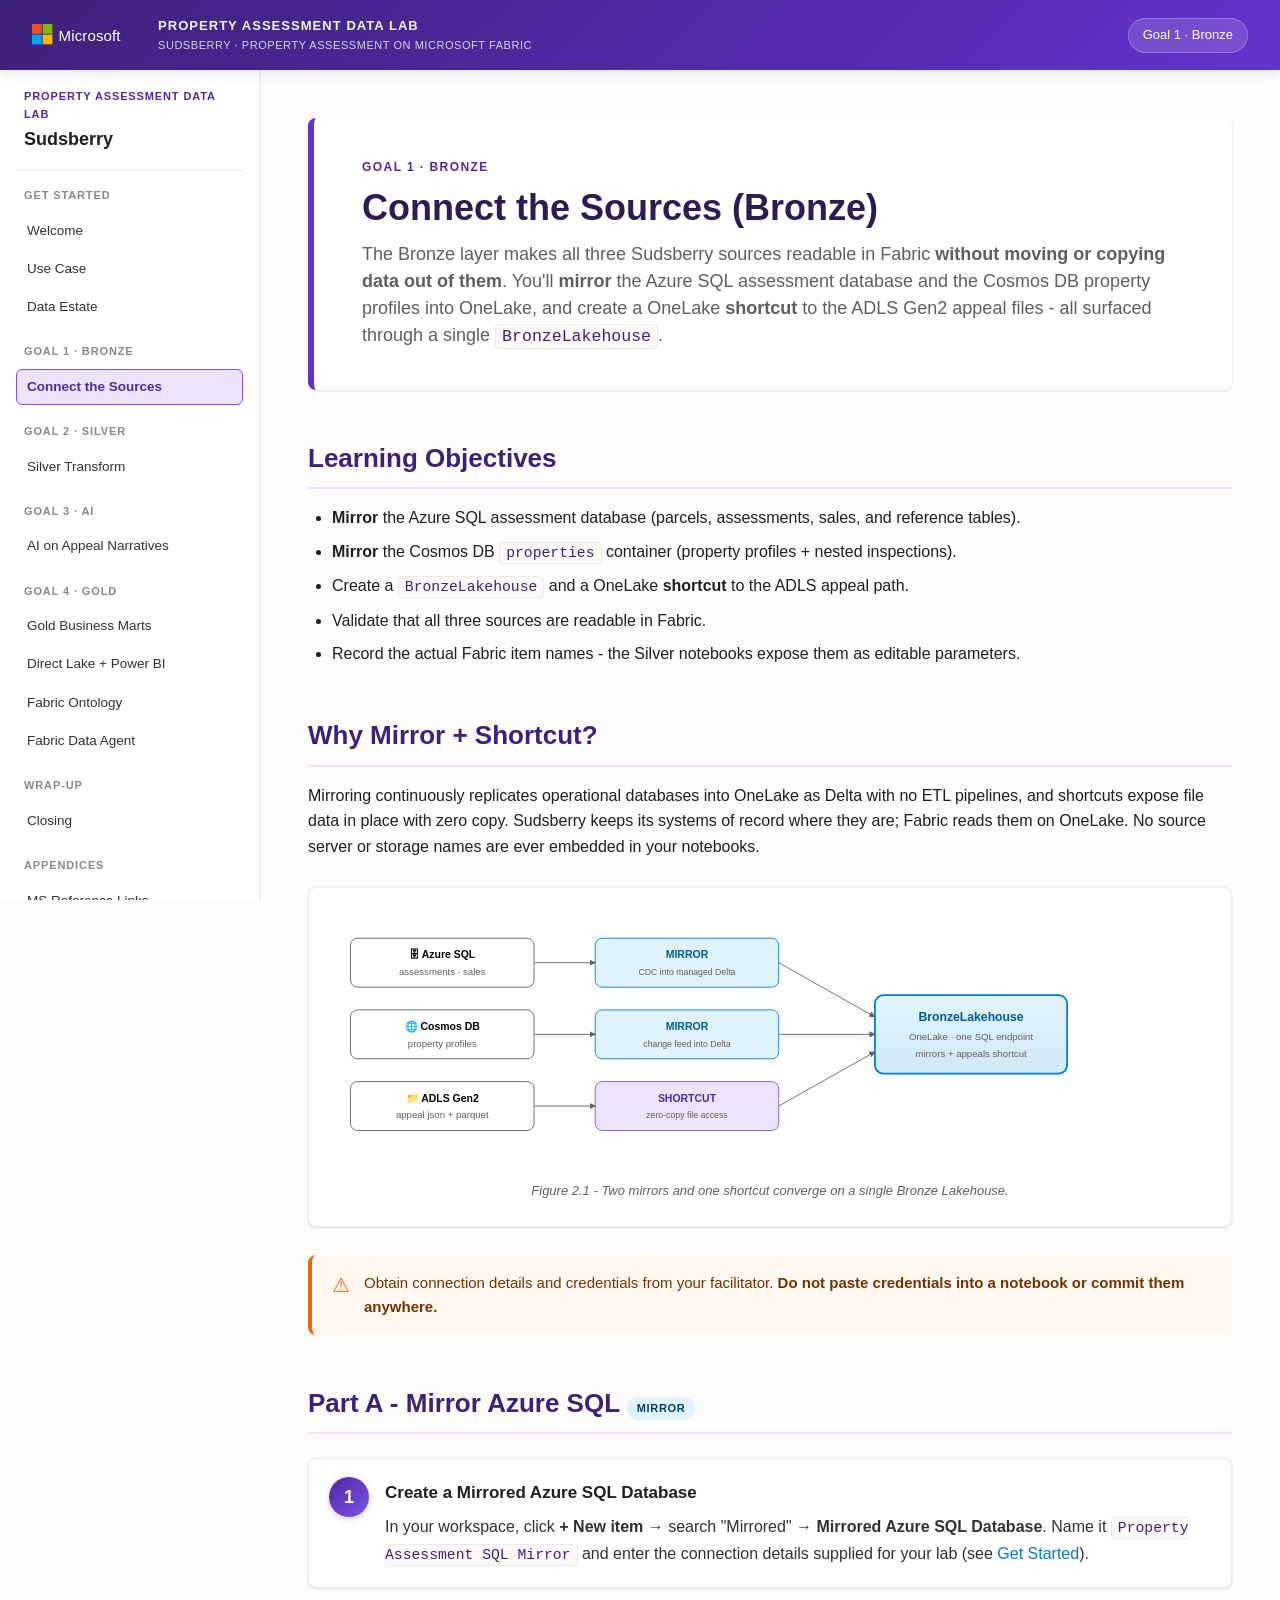
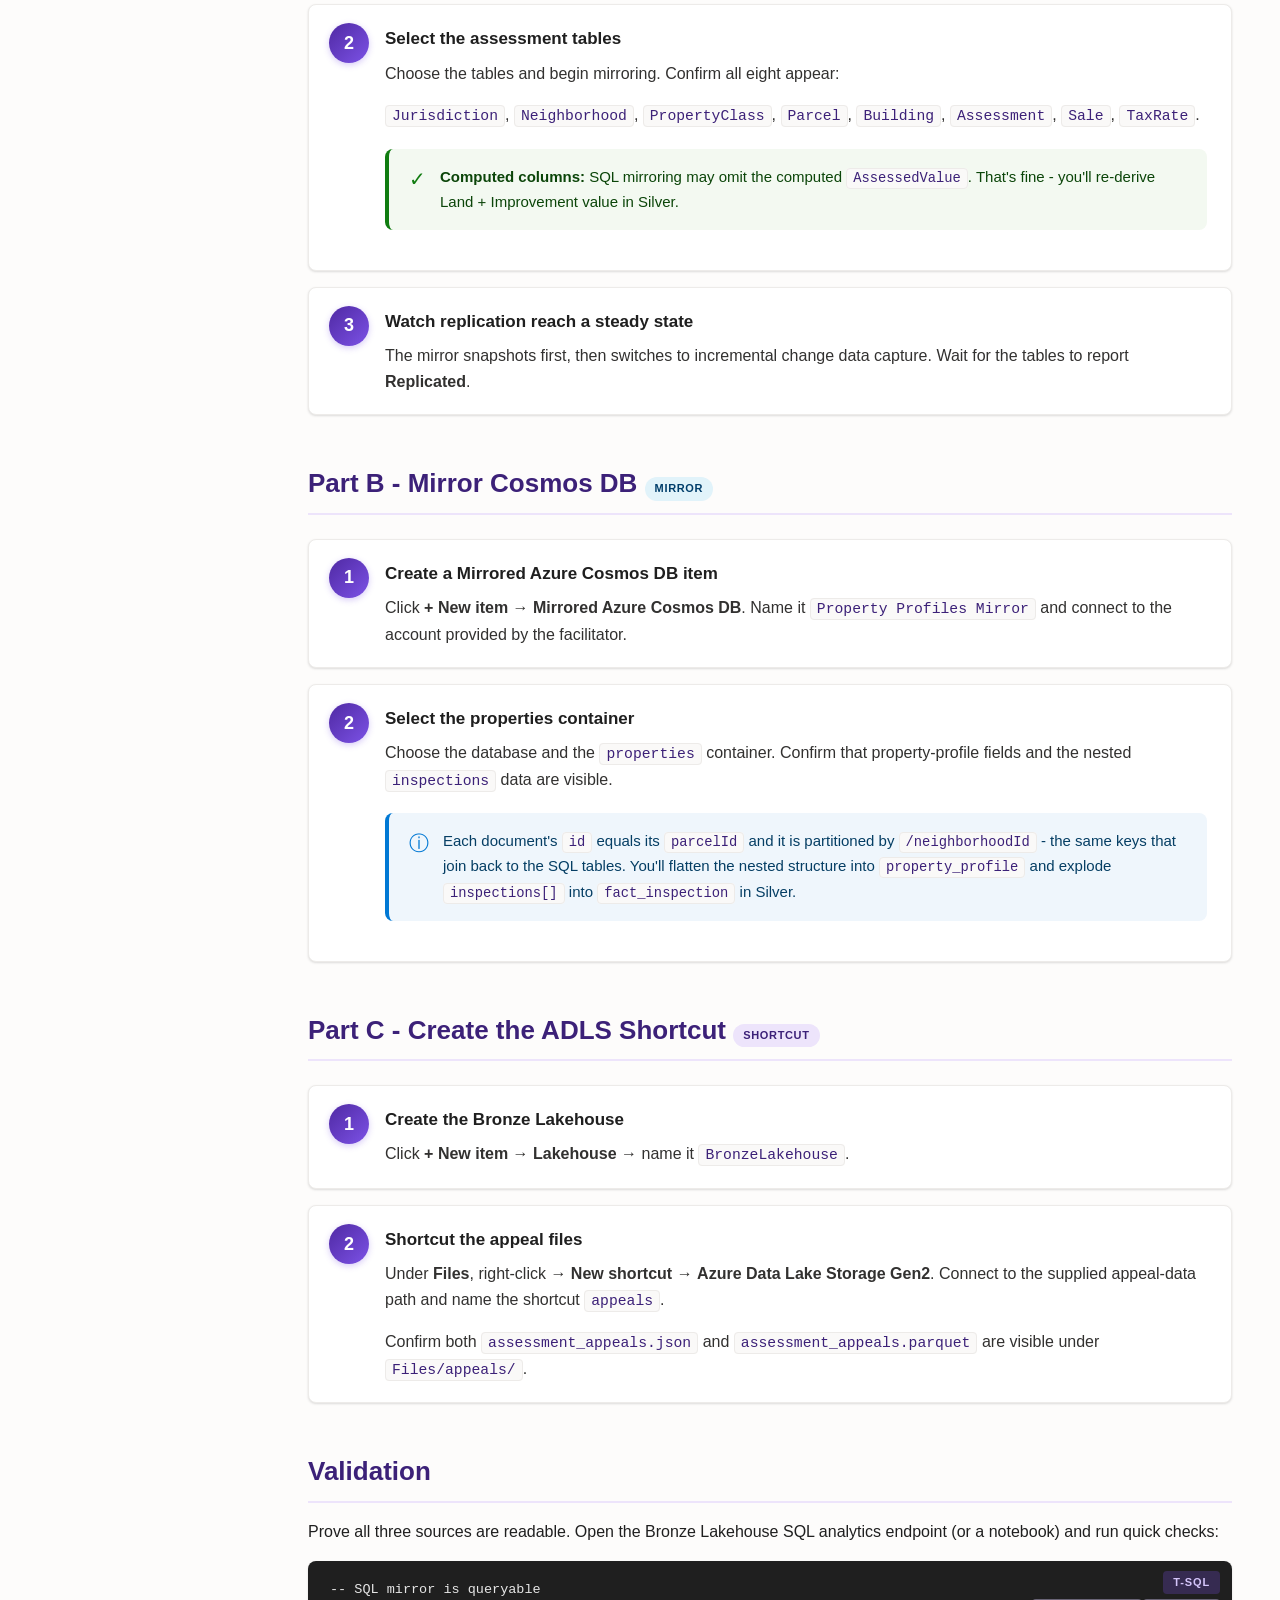
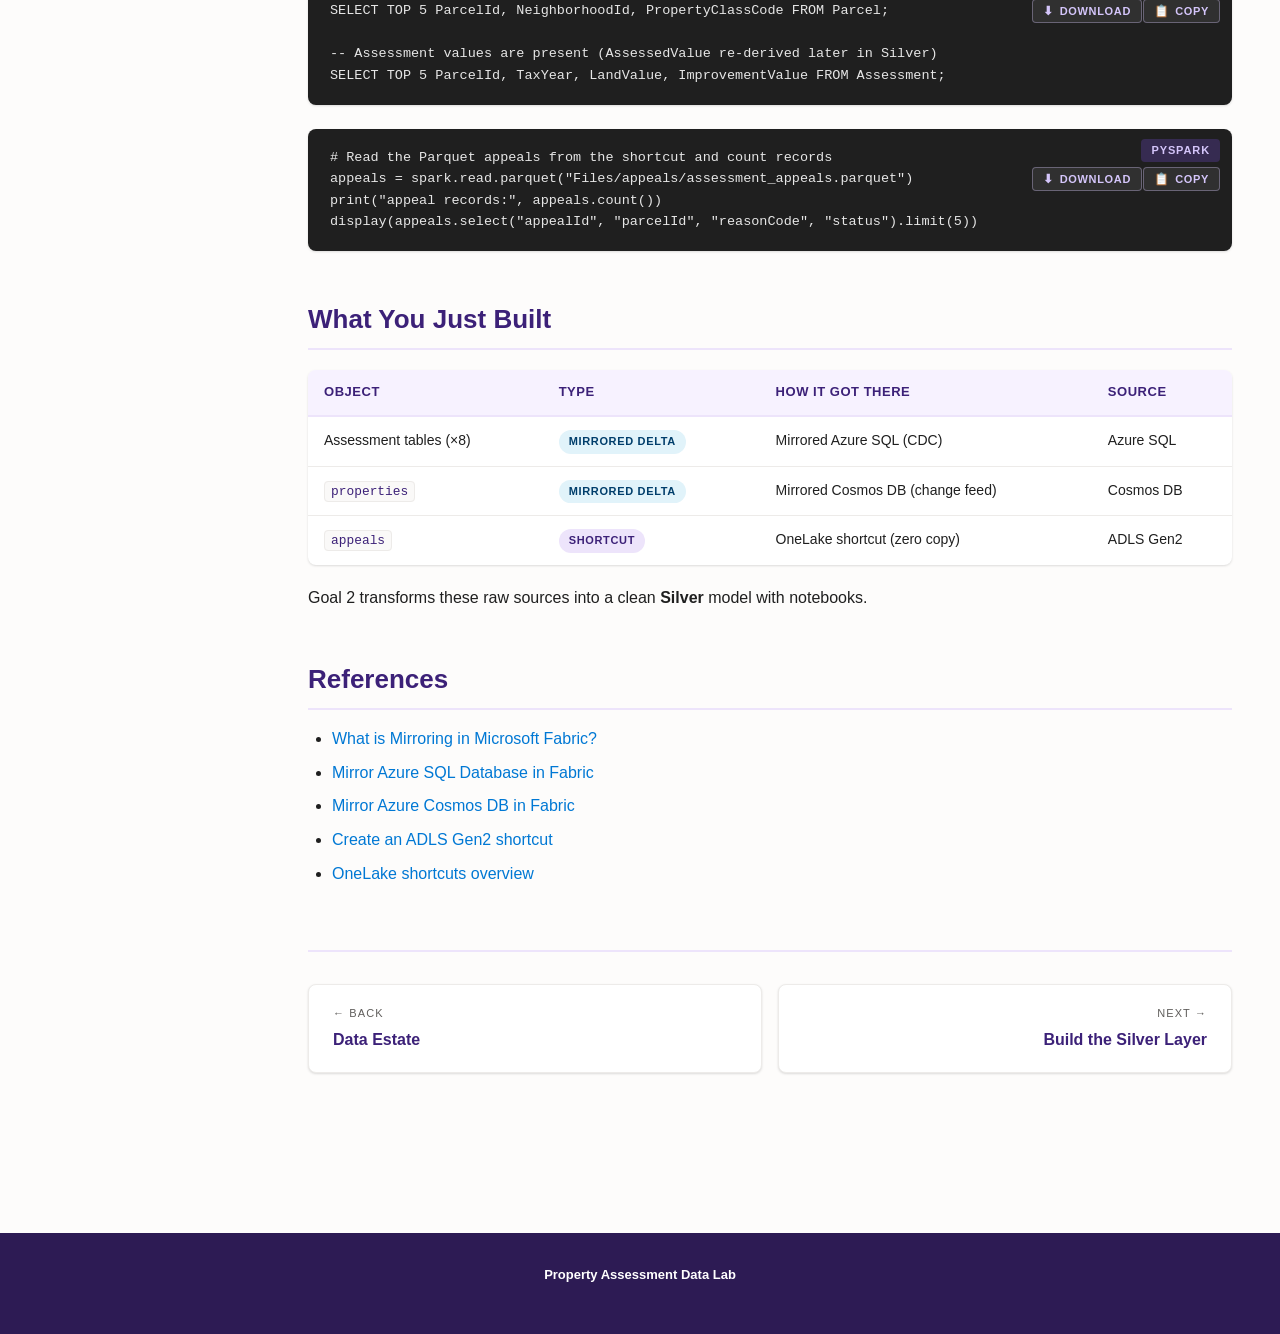
<file: module-2-bronze-ingestion.html>
<!DOCTYPE html>
<html lang="en">
<head>
    <meta charset="UTF-8" />
    <meta name="viewport" content="width=device-width, initial-scale=1.0" />
    <title>Connect the Sources (Bronze) - Property Assessment Lab</title>
    <link rel="stylesheet" href="assets/css/data-lab.css" />
    <script src="assets/js/print.js" defer></script>
</head>
<body>

<header class="site-header">
    <div class="brand">
        <img class="ms-logo" src="assets/images/logo-msft.svg" alt="Microsoft" />
        <div>
            <div class="event-title">Property Assessment Data Lab</div>
            <div class="event-subtitle">Sudsberry · Property Assessment on Microsoft Fabric</div>
        </div>
    </div>
    <div class="module-pill">Goal 1 · Bronze</div>
</header>

<div class="page-wrap">

    <div class="module-hero">
        <div class="module-eyebrow">Goal 1 · Bronze</div>
        <h1>Connect the Sources (Bronze)</h1>
        <p class="lead">
            The Bronze layer makes all three Sudsberry sources readable in Fabric <strong>without moving or copying
            data out of them</strong>. You'll <strong>mirror</strong> the Azure SQL assessment database and the
            Cosmos DB property profiles into OneLake, and create a OneLake <strong>shortcut</strong> to the ADLS Gen2
            appeal files - all surfaced through a single <code>BronzeLakehouse</code>.
        </p>
    </div>

    <section id="objectives">
        <h2>Learning Objectives</h2>
        <ul>
            <li><strong>Mirror</strong> the Azure SQL assessment database (parcels, assessments, sales, and reference tables).</li>
            <li><strong>Mirror</strong> the Cosmos DB <code>properties</code> container (property profiles + nested inspections).</li>
            <li>Create a <code>BronzeLakehouse</code> and a OneLake <strong>shortcut</strong> to the ADLS appeal path.</li>
            <li>Validate that all three sources are readable in Fabric.</li>
            <li>Record the actual Fabric item names - the Silver notebooks expose them as editable parameters.</li>
        </ul>
    </section>

    <section id="why">
        <h2>Why Mirror + Shortcut?</h2>
        <p>Mirroring continuously replicates operational databases into OneLake as Delta with no ETL pipelines, and shortcuts expose file data in place with zero copy. Sudsberry keeps its systems of record where they are; Fabric reads them on OneLake. No source server or storage names are ever embedded in your notebooks.</p>

        <div class="diagram">
            <svg viewBox="0 0 1000 280" xmlns="http://www.w3.org/2000/svg" font-family="Segoe UI, sans-serif" style="max-width:100%;">
                <defs>
                    <marker id="arr2" viewBox="0 0 10 10" refX="9" refY="5" markerWidth="7" markerHeight="7" orient="auto"><path d="M 0 0 L 10 5 L 0 10 z" fill="#605e5c"/></marker>
                    <linearGradient id="tealbox" x1="0" y1="0" x2="0" y2="1"><stop offset="0" stop-color="#e1f3fa"/><stop offset="1" stop-color="#cfeaf6"/></linearGradient>
                </defs>

                <rect x="20"  y="30"  width="210" height="56" rx="8" fill="#fff" stroke="#605e5c"/>
                <text x="125" y="53"  font-size="12" font-weight="600" text-anchor="middle">🗄 Azure SQL</text>
                <text x="125" y="72"  font-size="11" fill="#605e5c" text-anchor="middle">assessments · sales</text>

                <rect x="20"  y="112" width="210" height="56" rx="8" fill="#fff" stroke="#605e5c"/>
                <text x="125" y="135" font-size="12" font-weight="600" text-anchor="middle">🌐 Cosmos DB</text>
                <text x="125" y="154" font-size="11" fill="#605e5c" text-anchor="middle">property profiles</text>

                <rect x="20"  y="194" width="210" height="56" rx="8" fill="#fff" stroke="#605e5c"/>
                <text x="125" y="217" font-size="12" font-weight="600" text-anchor="middle">📁 ADLS Gen2</text>
                <text x="125" y="236" font-size="11" fill="#605e5c" text-anchor="middle">appeal json + parquet</text>

                <rect x="300" y="30"  width="210" height="56" rx="8" fill="#e1f3fa" stroke="#0078d4"/>
                <text x="405" y="53"  font-size="12" font-weight="700" fill="#005a9e" text-anchor="middle">MIRROR</text>
                <text x="405" y="72"  font-size="10" fill="#605e5c" text-anchor="middle">CDC into managed Delta</text>

                <rect x="300" y="112" width="210" height="56" rx="8" fill="#e1f3fa" stroke="#0078d4"/>
                <text x="405" y="135" font-size="12" font-weight="700" fill="#005a9e" text-anchor="middle">MIRROR</text>
                <text x="405" y="154" font-size="10" fill="#605e5c" text-anchor="middle">change feed into Delta</text>

                <rect x="300" y="194" width="210" height="56" rx="8" fill="#ede4fb" stroke="#7c52e6"/>
                <text x="405" y="217" font-size="12" font-weight="700" fill="#4f29a3" text-anchor="middle">SHORTCUT</text>
                <text x="405" y="236" font-size="10" fill="#605e5c" text-anchor="middle">zero-copy file access</text>

                <line x1="230" y1="58"  x2="300" y2="58"  stroke="#605e5c" marker-end="url(#arr2)"/>
                <line x1="230" y1="140" x2="300" y2="140" stroke="#605e5c" marker-end="url(#arr2)"/>
                <line x1="230" y1="222" x2="300" y2="222" stroke="#605e5c" marker-end="url(#arr2)"/>

                <rect x="620" y="95" width="220" height="90" rx="10" fill="url(#tealbox)" stroke="#0078d4" stroke-width="2"/>
                <text x="730" y="125" font-size="14" font-weight="700" fill="#005a9e" text-anchor="middle">BronzeLakehouse</text>
                <text x="730" y="147" font-size="11" fill="#605e5c" text-anchor="middle">OneLake · one SQL endpoint</text>
                <text x="730" y="166" font-size="11" fill="#605e5c" text-anchor="middle">mirrors + appeals shortcut</text>

                <line x1="510" y1="58"  x2="620" y2="120" stroke="#605e5c" marker-end="url(#arr2)"/>
                <line x1="510" y1="140" x2="620" y2="140" stroke="#605e5c" marker-end="url(#arr2)"/>
                <line x1="510" y1="222" x2="620" y2="160" stroke="#605e5c" marker-end="url(#arr2)"/>
            </svg>
            <div class="caption">Figure 2.1 - Two mirrors and one shortcut converge on a single Bronze Lakehouse.</div>
        </div>

        <div class="callout warning">
            <span class="callout-icon">⚠</span>
            <div class="callout-content">
                Obtain connection details and credentials from your facilitator. <strong>Do not paste credentials into a notebook or commit them anywhere.</strong>
            </div>
        </div>
    </section>

    <section id="part-a">
        <h2>Part A - Mirror Azure SQL <span class="pill lakehouse">MIRROR</span></h2>
        <ol class="step-list">
            <li>
                <h3 class="step-title">Create a Mirrored Azure SQL Database</h3>
                <div class="step-body">
                    <p>In your workspace, click <strong>+ New item</strong> &rarr; search "Mirrored" &rarr; <strong>Mirrored Azure SQL Database</strong>. Name it <code>Property Assessment SQL Mirror</code> and enter the connection details supplied for your lab (see <a href="module-0-setup.html" target="_blank">Get Started</a>).</p>
                </div>
            </li>
            <li>
                <h3 class="step-title">Select the assessment tables</h3>
                <div class="step-body">
                    <p>Choose the tables and begin mirroring. Confirm all eight appear:</p>
                    <p><code>Jurisdiction</code>, <code>Neighborhood</code>, <code>PropertyClass</code>, <code>Parcel</code>, <code>Building</code>, <code>Assessment</code>, <code>Sale</code>, <code>TaxRate</code>.</p>
                    <div class="callout tip">
                        <span class="callout-icon">✓</span>
                        <div class="callout-content">
                            <strong>Computed columns:</strong> SQL mirroring may omit the computed <code>AssessedValue</code>. That's fine - you'll re-derive Land + Improvement value in Silver.
                        </div>
                    </div>
                </div>
            </li>
            <li>
                <h3 class="step-title">Watch replication reach a steady state</h3>
                <div class="step-body">
                    <p>The mirror snapshots first, then switches to incremental change data capture. Wait for the tables to report <strong>Replicated</strong>.</p>
                </div>
            </li>
        </ol>
    </section>

    <section id="part-b">
        <h2>Part B - Mirror Cosmos DB <span class="pill lakehouse">MIRROR</span></h2>
        <ol class="step-list">
            <li>
                <h3 class="step-title">Create a Mirrored Azure Cosmos DB item</h3>
                <div class="step-body">
                    <p>Click <strong>+ New item</strong> &rarr; <strong>Mirrored Azure Cosmos DB</strong>. Name it <code>Property Profiles Mirror</code> and connect to the account provided by the facilitator.</p>
                </div>
            </li>
            <li>
                <h3 class="step-title">Select the properties container</h3>
                <div class="step-body">
                    <p>Choose the database and the <code>properties</code> container. Confirm that property-profile fields and the nested <code>inspections</code> data are visible.</p>
                    <div class="callout info">
                        <span class="callout-icon">ⓘ</span>
                        <div class="callout-content">
                            Each document's <code>id</code> equals its <code>parcelId</code> and it is partitioned by <code>/neighborhoodId</code> - the same keys that join back to the SQL tables. You'll flatten the nested structure into <code>property_profile</code> and explode <code>inspections[]</code> into <code>fact_inspection</code> in Silver.
                        </div>
                    </div>
                </div>
            </li>
        </ol>
    </section>

    <section id="part-c">
        <h2>Part C - Create the ADLS Shortcut <span class="pill ai">SHORTCUT</span></h2>
        <ol class="step-list">
            <li>
                <h3 class="step-title">Create the Bronze Lakehouse</h3>
                <div class="step-body">
                    <p>Click <strong>+ New item</strong> &rarr; <strong>Lakehouse</strong> &rarr; name it <code>BronzeLakehouse</code>.</p>
                </div>
            </li>
            <li>
                <h3 class="step-title">Shortcut the appeal files</h3>
                <div class="step-body">
                    <p>Under <strong>Files</strong>, right-click &rarr; <strong>New shortcut</strong> &rarr; <strong>Azure Data Lake Storage Gen2</strong>. Connect to the supplied appeal-data path and name the shortcut <code>appeals</code>.</p>
                    <p>Confirm both <code>assessment_appeals.json</code> and <code>assessment_appeals.parquet</code> are visible under <code>Files/appeals/</code>.</p>
                </div>
            </li>
        </ol>
    </section>

    <section id="validation">
        <h2>Validation</h2>
        <p>Prove all three sources are readable. Open the Bronze Lakehouse SQL analytics endpoint (or a notebook) and run quick checks:</p>
<div class="code-block">
<span class="lang-badge">T-SQL</span>
<pre><code>-- SQL mirror is queryable
SELECT TOP 5 ParcelId, NeighborhoodId, PropertyClassCode FROM Parcel;

-- Assessment values are present (AssessedValue re-derived later in Silver)
SELECT TOP 5 ParcelId, TaxYear, LandValue, ImprovementValue FROM Assessment;</code></pre>
</div>
<div class="code-block">
<span class="lang-badge">PySpark</span>
<pre><code># Read the Parquet appeals from the shortcut and count records
appeals = spark.read.parquet("Files/appeals/assessment_appeals.parquet")
print("appeal records:", appeals.count())
display(appeals.select("appealId", "parcelId", "reasonCode", "status").limit(5))</code></pre>
</div>

    </section>

    <section id="recap">
        <h2>What You Just Built</h2>
        <table>
            <thead><tr><th>Object</th><th>Type</th><th>How it got there</th><th>Source</th></tr></thead>
            <tbody>
                <tr><td>Assessment tables (×8)</td><td><span class="pill lakehouse">Mirrored Delta</span></td><td>Mirrored Azure SQL (CDC)</td><td>Azure SQL</td></tr>
                <tr><td><code>properties</code></td><td><span class="pill lakehouse">Mirrored Delta</span></td><td>Mirrored Cosmos DB (change feed)</td><td>Cosmos DB</td></tr>
                <tr><td><code>appeals</code></td><td><span class="pill ai">Shortcut</span></td><td>OneLake shortcut (zero copy)</td><td>ADLS Gen2</td></tr>
            </tbody>
        </table>
        <p>Goal 2 transforms these raw sources into a clean <strong>Silver</strong> model with notebooks.</p>
    </section>

    <section id="references">
        <h2>References</h2>
        <ul>
            <li><a href="https://learn.microsoft.com/en-us/fabric/mirroring/overview" target="_blank" rel="noopener">What is Mirroring in Microsoft Fabric?</a></li>
            <li><a href="https://learn.microsoft.com/en-us/fabric/database/mirrored-database/azure-sql-database" target="_blank" rel="noopener">Mirror Azure SQL Database in Fabric</a></li>
            <li><a href="https://learn.microsoft.com/en-us/fabric/database/mirrored-database/azure-cosmos-db" target="_blank" rel="noopener">Mirror Azure Cosmos DB in Fabric</a></li>
            <li><a href="https://learn.microsoft.com/en-us/fabric/onelake/create-adls-shortcut" target="_blank" rel="noopener">Create an ADLS Gen2 shortcut</a></li>
            <li><a href="https://learn.microsoft.com/en-us/fabric/onelake/onelake-shortcuts" target="_blank" rel="noopener">OneLake shortcuts overview</a></li>
        </ul>
    </section>

    <nav class="module-nav">
        <a class="nav-card" href="module-1-workspace-tour.html">
            <div class="nav-direction">← Back</div>
            <div class="nav-title">Data Estate</div>
        </a>
        <a class="nav-card next" href="module-3-silver-transform.html">
            <div class="nav-direction">Next →</div>
            <div class="nav-title">Build the Silver Layer</div>
        </a>
    </nav>

</div>

<footer class="site-footer">
    <p><span class="footer-brand">Property Assessment Data Lab</span></p>
</footer>

</body>
</html>
</file>
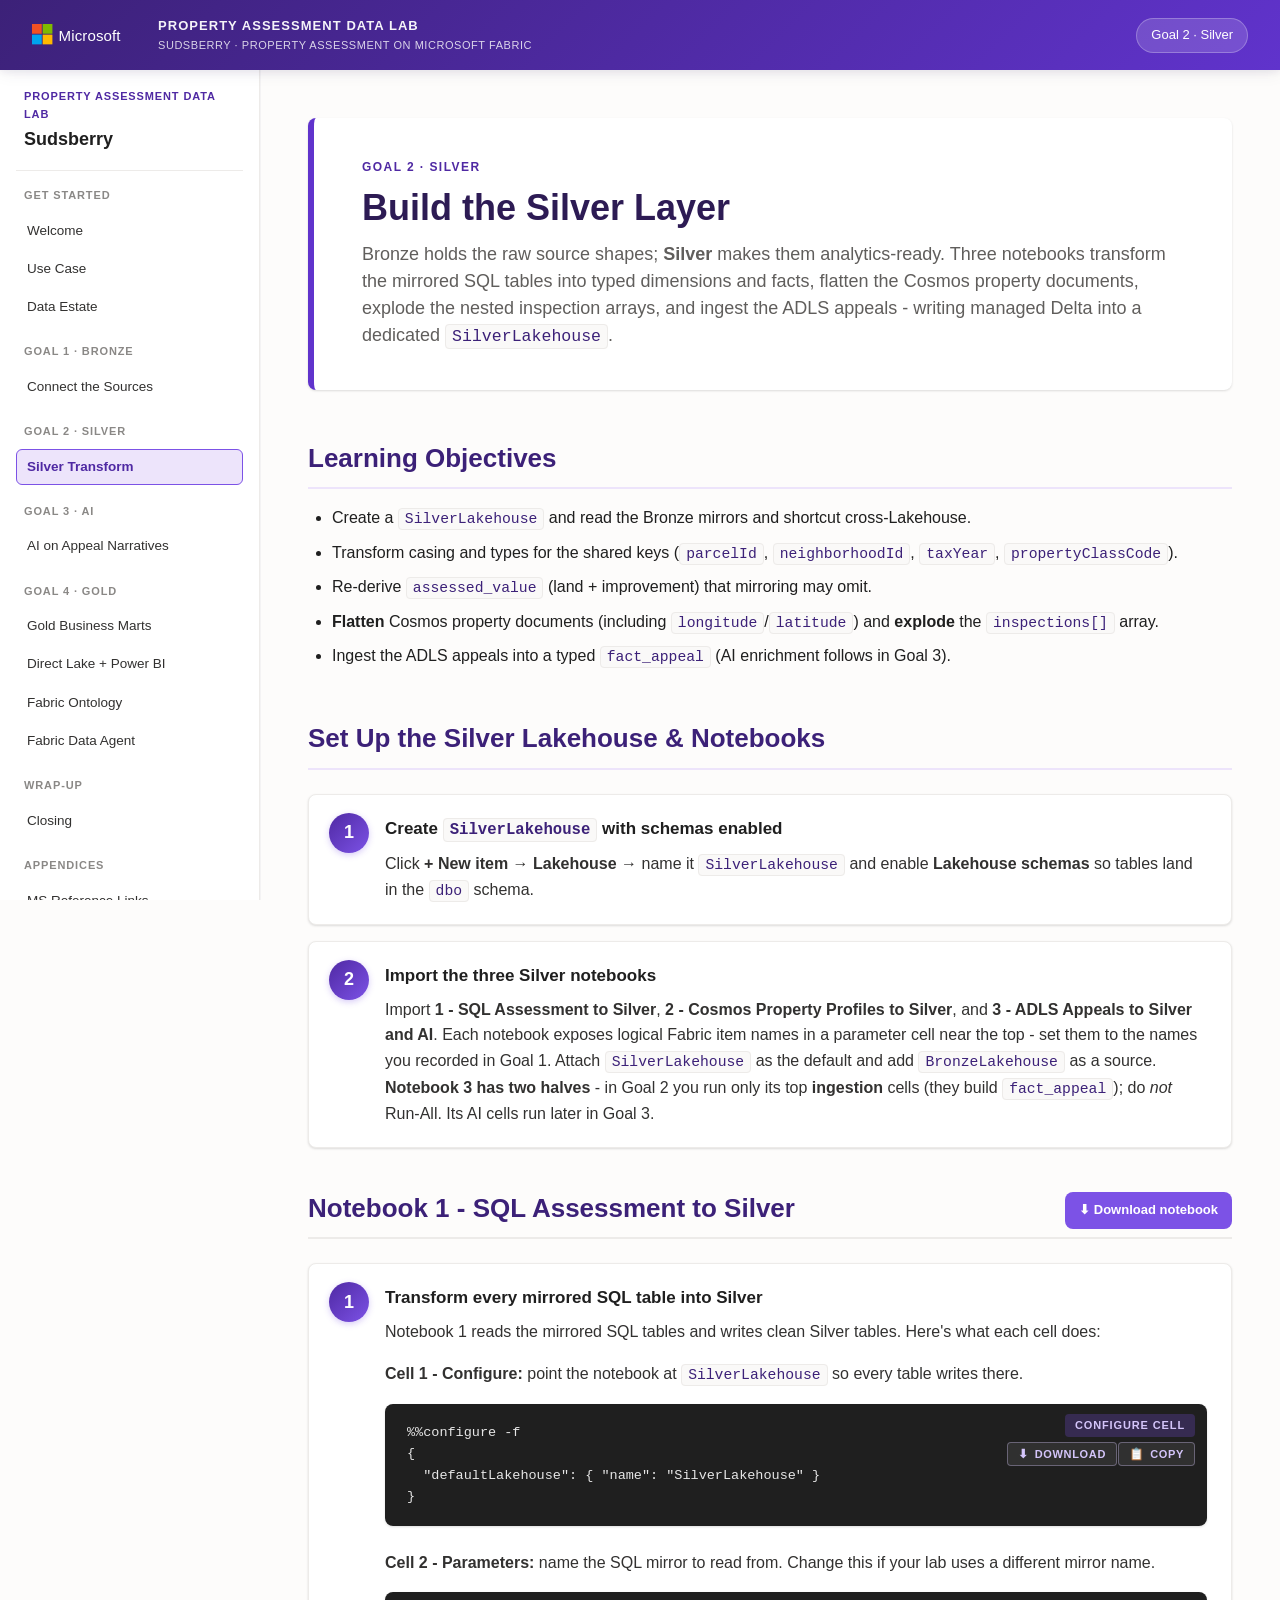
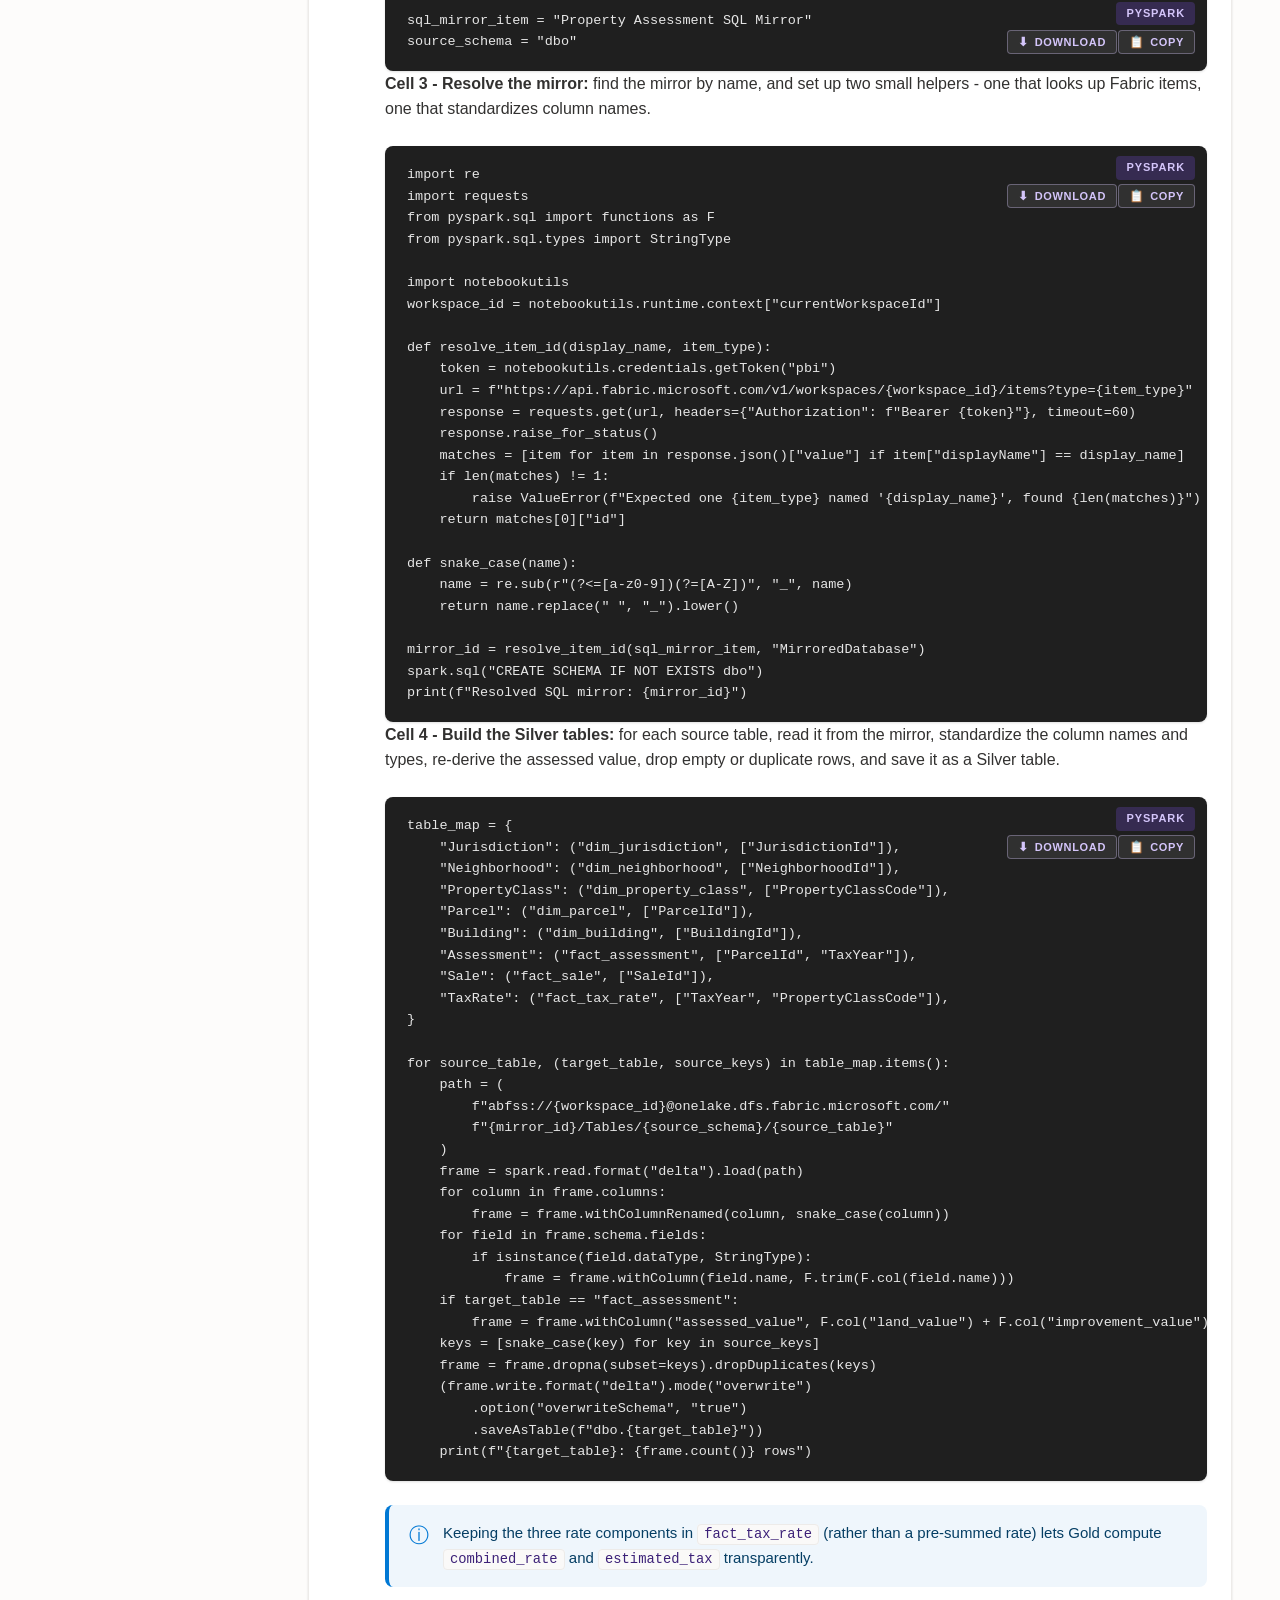
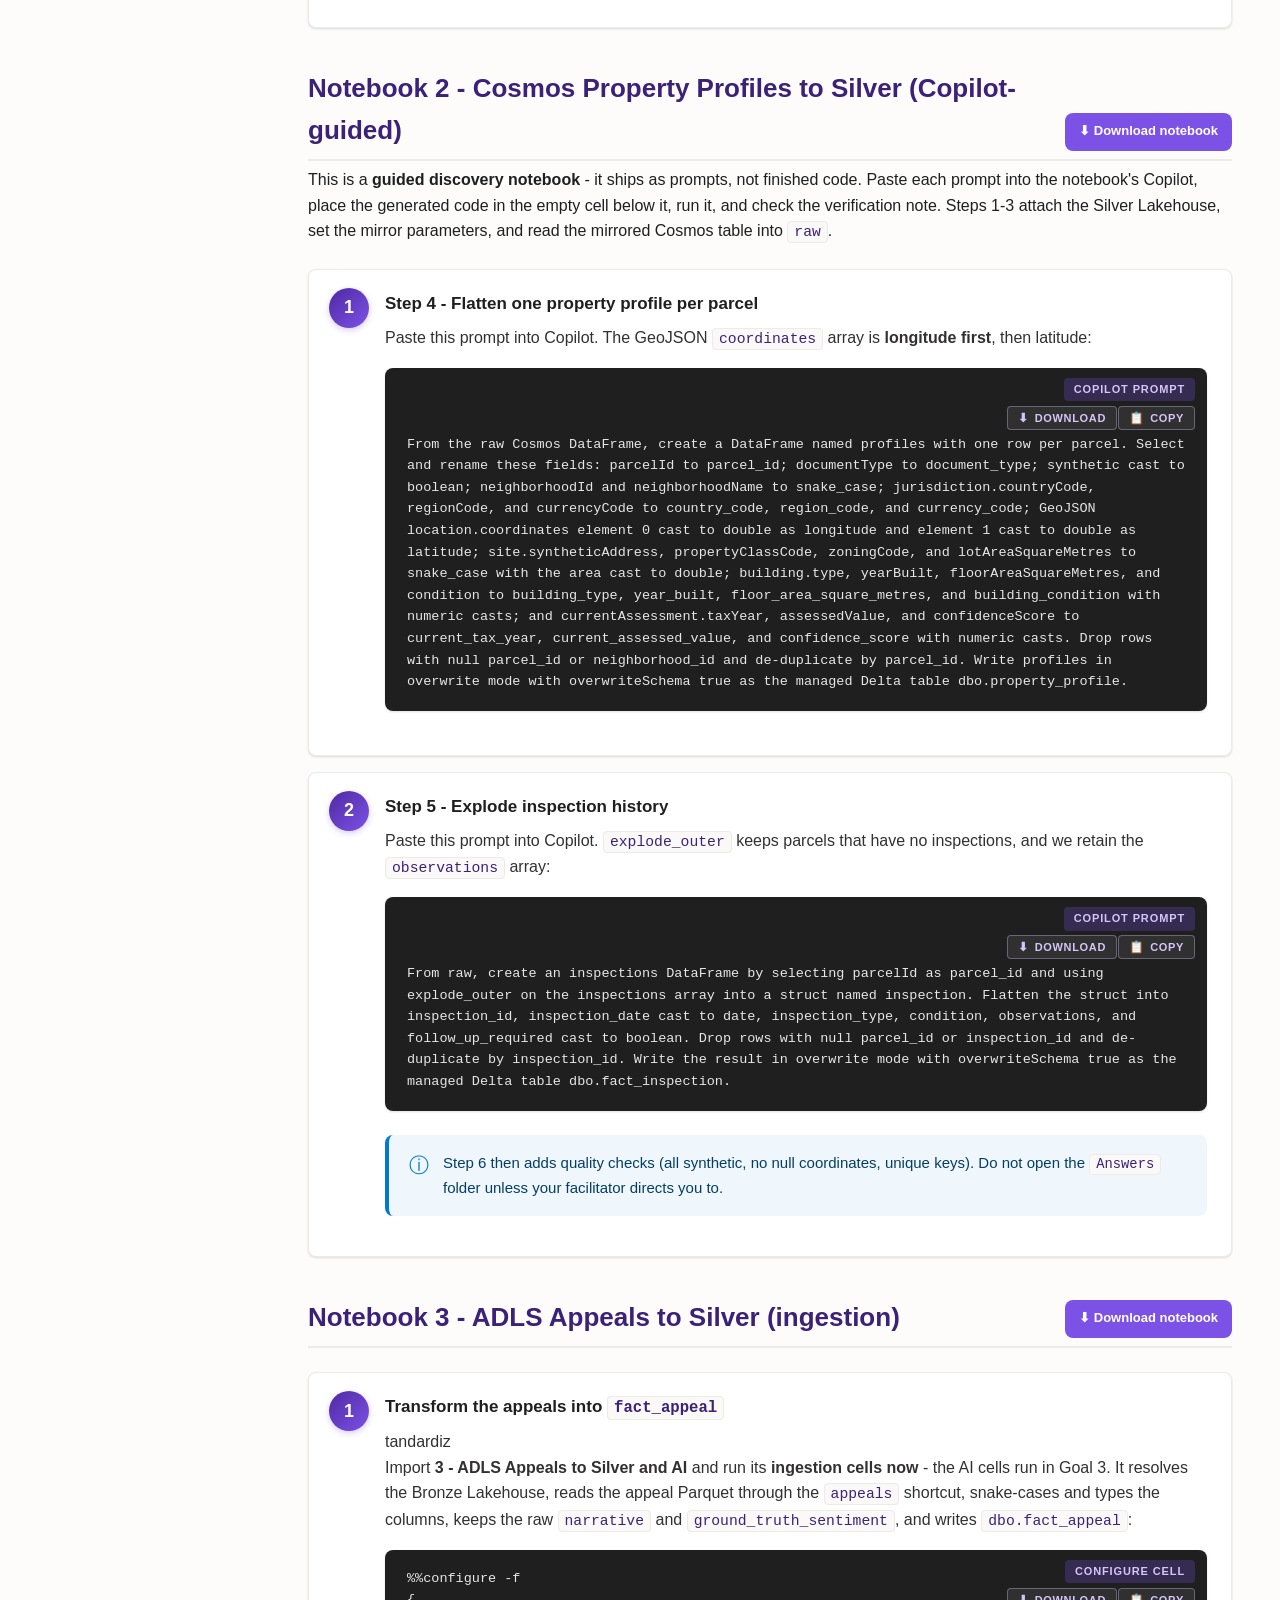
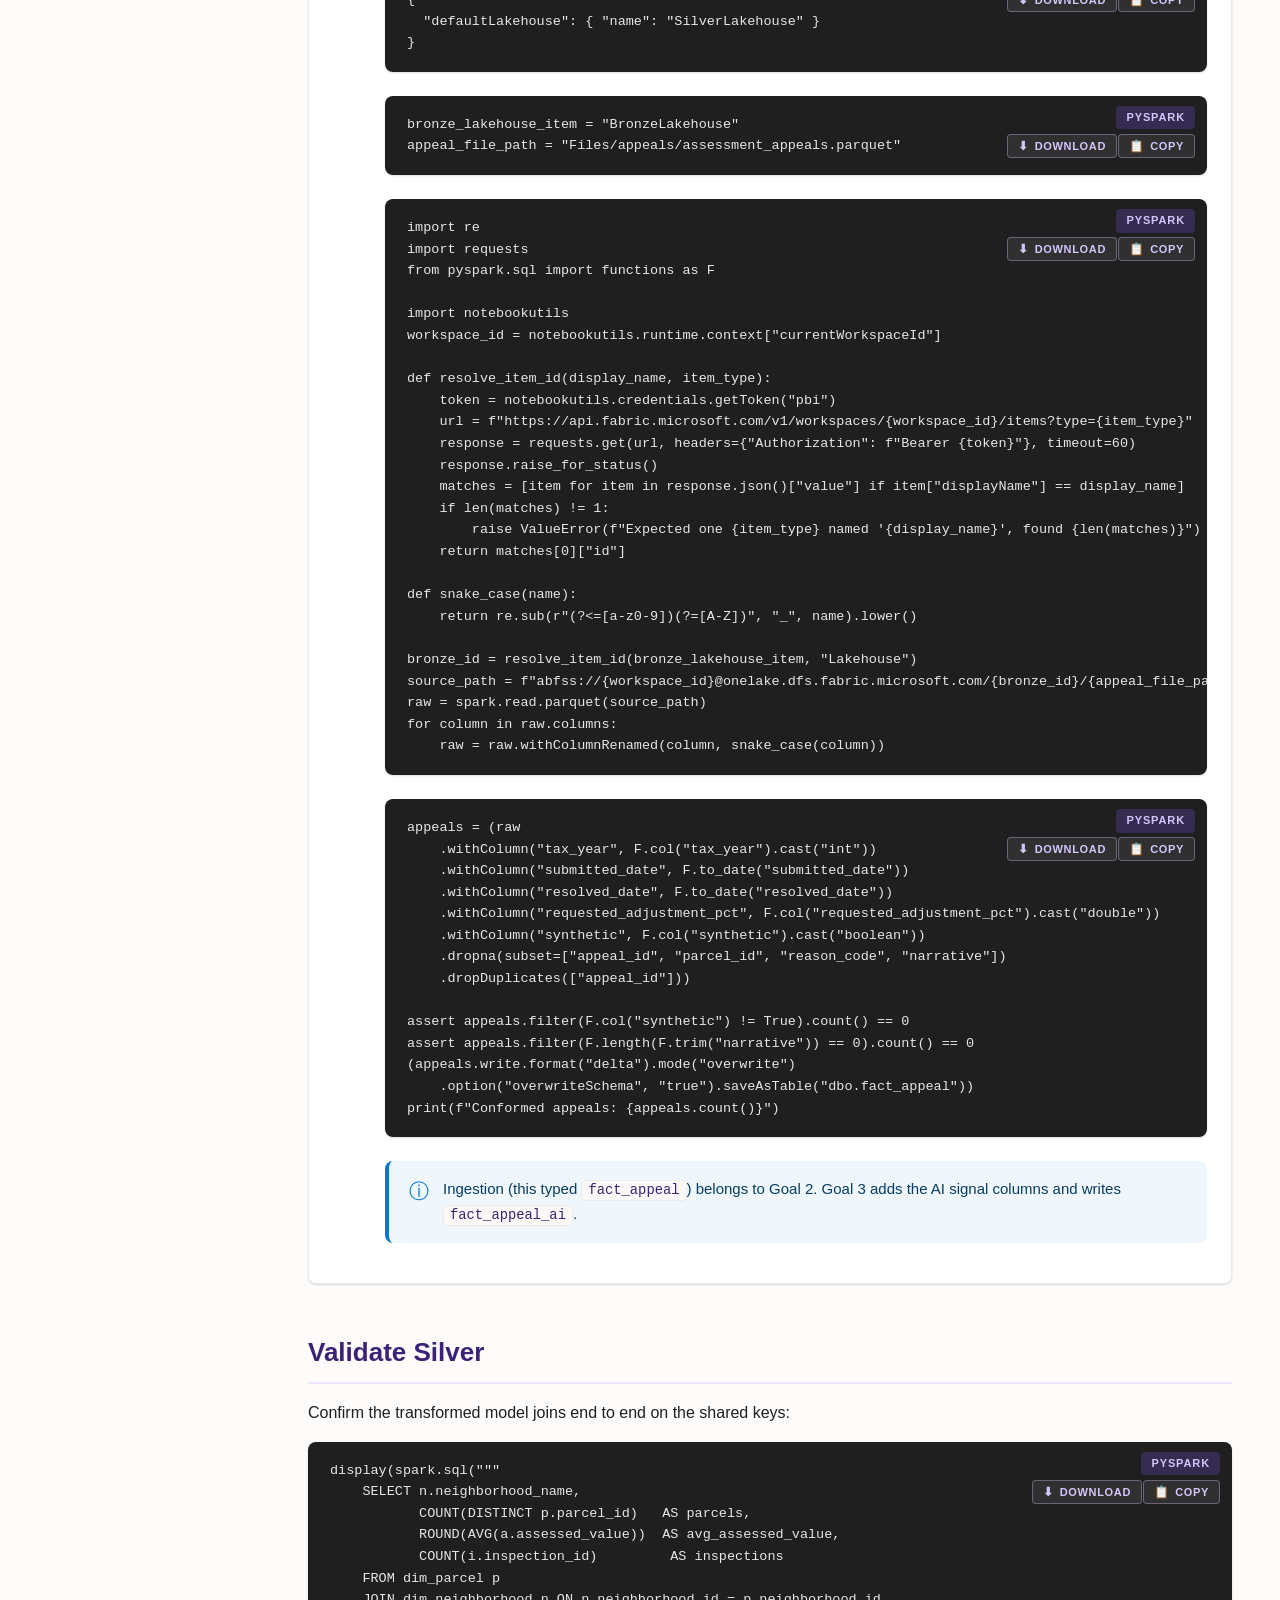
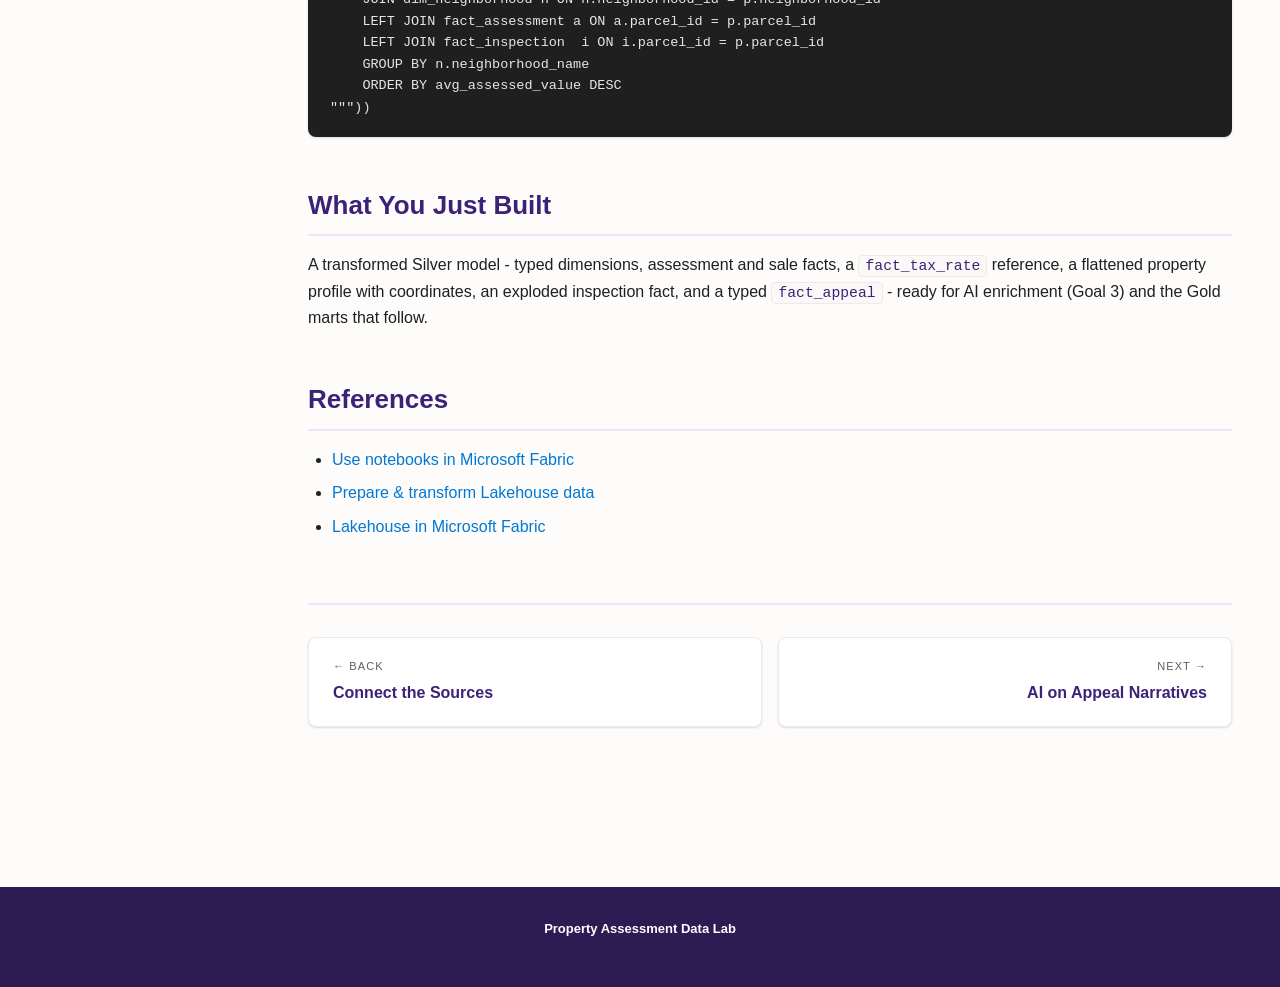
<file: module-3-silver-transform.html>
<!DOCTYPE html>
<html lang="en">
<head>
    <meta charset="UTF-8" />
    <meta name="viewport" content="width=device-width, initial-scale=1.0" />
    <title>Build the Silver Layer - Property Assessment Lab</title>
    <link rel="stylesheet" href="assets/css/data-lab.css" />
    <script src="assets/js/print.js" defer></script>
</head>
<body>

<header class="site-header">
    <div class="brand">
        <img class="ms-logo" src="assets/images/logo-msft.svg" alt="Microsoft" />
        <div>
            <div class="event-title">Property Assessment Data Lab</div>
            <div class="event-subtitle">Sudsberry · Property Assessment on Microsoft Fabric</div>
        </div>
    </div>
    <div class="module-pill">Goal 2 · Silver</div>
</header>

<div class="page-wrap">

    <div class="module-hero">
        <div class="module-eyebrow">Goal 2 · Silver</div>
        <h1>Build the Silver Layer</h1>
        <p class="lead">
            Bronze holds the raw source shapes; <strong>Silver</strong> makes them analytics-ready. Three notebooks
            transform the mirrored SQL tables into typed dimensions and facts, flatten the Cosmos property
            documents, explode the nested inspection arrays, and ingest the ADLS appeals - writing managed Delta
            into a dedicated <code>SilverLakehouse</code>.
        </p>
    </div>

    <section id="objectives">
        <h2>Learning Objectives</h2>
        <ul>
            <li>Create a <code>SilverLakehouse</code> and read the Bronze mirrors and shortcut cross-Lakehouse.</li>
            <li>Transform casing and types for the shared keys (<code>parcelId</code>, <code>neighborhoodId</code>, <code>taxYear</code>, <code>propertyClassCode</code>).</li>
            <li>Re-derive <code>assessed_value</code> (land + improvement) that mirroring may omit.</li>
            <li><strong>Flatten</strong> Cosmos property documents (including <code>longitude</code>/<code>latitude</code>) and <strong>explode</strong> the <code>inspections[]</code> array.</li>
            <li>Ingest the ADLS appeals into a typed <code>fact_appeal</code> (AI enrichment follows in Goal 3).</li>
        </ul>
    </section>

    <section id="setup">
        <h2>Set Up the Silver Lakehouse &amp; Notebooks</h2>
        <ol class="step-list">
            <li>
                <h3 class="step-title">Create <code>SilverLakehouse</code> with schemas enabled</h3>
                <div class="step-body">
                    <p>Click <strong>+ New item</strong> &rarr; <strong>Lakehouse</strong> &rarr; name it <code>SilverLakehouse</code> and enable <strong>Lakehouse schemas</strong> so tables land in the <code>dbo</code> schema.</p>
                </div>
            </li>
            <li>
                <h3 class="step-title">Import the three Silver notebooks</h3>
                <div class="step-body">
                    <p>Import <strong>1 - SQL Assessment to Silver</strong>, <strong>2 - Cosmos Property Profiles to Silver</strong>, and <strong>3 - ADLS Appeals to Silver and AI</strong>. Each notebook exposes logical Fabric item names in a parameter cell near the top - set them to the names you recorded in Goal 1. Attach <code>SilverLakehouse</code> as the default and add <code>BronzeLakehouse</code> as a source. <strong>Notebook 3 has two halves</strong> - in Goal 2 you run only its top <strong>ingestion</strong> cells (they build <code>fact_appeal</code>); do <em>not</em> Run-All. Its AI cells run later in Goal 3.</p>
                </div>
            </li>
        </ol>
    </section>

    <section id="notebook-1">
        <div class="nb-header">
            <h2>Notebook 1 - SQL Assessment to Silver</h2>
            <a class="nb-download" href="assets/notebooks/nb1-sql-assessment-to-silver.ipynb" download>&#11015; Download notebook</a>
        </div>
        <ol class="step-list">
            <li>
                <h3 class="step-title">Transform every mirrored SQL table into Silver</h3>
                <div class="step-body">
                    <p>Notebook 1 reads the mirrored SQL tables and writes clean Silver tables. Here's what each cell does:</p>
                    <p><strong>Cell 1 - Configure:</strong> point the notebook at <code>SilverLakehouse</code> so every table writes there.</p>
<div class="code-block">
<span class="lang-badge">Configure cell</span>
<pre><code>%%configure -f
{
  "defaultLakehouse": { "name": "SilverLakehouse" }
}</code></pre>
</div>
                    <p><strong>Cell 2 - Parameters:</strong> name the SQL mirror to read from. Change this if your lab uses a different mirror name.</p>
<div class="code-block">
<span class="lang-badge">PySpark</span>
<pre><code>sql_mirror_item = "Property Assessment SQL Mirror"
source_schema = "dbo"</code></pre>
                    <p><strong>Cell 3 - Resolve the mirror:</strong> find the mirror by name, and set up two small helpers - one that looks up Fabric items, one that standardizes column names.</p>
</div>
<div class="code-block">
<span class="lang-badge">PySpark</span>
<pre><code>import re
import requests
from pyspark.sql import functions as F
from pyspark.sql.types import StringType

import notebookutils
workspace_id = notebookutils.runtime.context["currentWorkspaceId"]

def resolve_item_id(display_name, item_type):
    token = notebookutils.credentials.getToken("pbi")
    url = f"https://api.fabric.microsoft.com/v1/workspaces/{workspace_id}/items?type={item_type}"
    response = requests.get(url, headers={"Authorization": f"Bearer {token}"}, timeout=60)
    response.raise_for_status()
    matches = [item for item in response.json()["value"] if item["displayName"] == display_name]
    if len(matches) != 1:
        raise ValueError(f"Expected one {item_type} named '{display_name}', found {len(matches)}")
    return matches[0]["id"]

def snake_case(name):
    name = re.sub(r"(?&lt;=[a-z0-9])(?=[A-Z])", "_", name)
    return name.replace(" ", "_").lower()

mirror_id = resolve_item_id(sql_mirror_item, "MirroredDatabase")
spark.sql("CREATE SCHEMA IF NOT EXISTS dbo")
print(f"Resolved SQL mirror: {mirror_id}")</code></pre>
                    <p><strong>Cell 4 - Build the Silver tables:</strong> for each source table, read it from the mirror, standardize the column names and types, re-derive the assessed value, drop empty or duplicate rows, and save it as a Silver table.</p>
</div>
<div class="code-block">
<span class="lang-badge">PySpark</span>
<pre><code>table_map = {
    "Jurisdiction": ("dim_jurisdiction", ["JurisdictionId"]),
    "Neighborhood": ("dim_neighborhood", ["NeighborhoodId"]),
    "PropertyClass": ("dim_property_class", ["PropertyClassCode"]),
    "Parcel": ("dim_parcel", ["ParcelId"]),
    "Building": ("dim_building", ["BuildingId"]),
    "Assessment": ("fact_assessment", ["ParcelId", "TaxYear"]),
    "Sale": ("fact_sale", ["SaleId"]),
    "TaxRate": ("fact_tax_rate", ["TaxYear", "PropertyClassCode"]),
}

for source_table, (target_table, source_keys) in table_map.items():
    path = (
        f"abfss://{workspace_id}@onelake.dfs.fabric.microsoft.com/"
        f"{mirror_id}/Tables/{source_schema}/{source_table}"
    )
    frame = spark.read.format("delta").load(path)
    for column in frame.columns:
        frame = frame.withColumnRenamed(column, snake_case(column))
    for field in frame.schema.fields:
        if isinstance(field.dataType, StringType):
            frame = frame.withColumn(field.name, F.trim(F.col(field.name)))
    if target_table == "fact_assessment":
        frame = frame.withColumn("assessed_value", F.col("land_value") + F.col("improvement_value"))
    keys = [snake_case(key) for key in source_keys]
    frame = frame.dropna(subset=keys).dropDuplicates(keys)
    (frame.write.format("delta").mode("overwrite")
        .option("overwriteSchema", "true")
        .saveAsTable(f"dbo.{target_table}"))
    print(f"{target_table}: {frame.count()} rows")</code></pre>
</div>
                    <div class="callout info">
                        <span class="callout-icon">ⓘ</span>
                        <div class="callout-content">
                            Keeping the three rate components in <code>fact_tax_rate</code> (rather than a pre-summed rate) lets Gold compute <code>combined_rate</code> and <code>estimated_tax</code> transparently.
                        </div>
                    </div>
                </div>
            </li>
        </ol>
    </section>

    <section id="notebook-2">
        <div class="nb-header">
            <h2>Notebook 2 - Cosmos Property Profiles to Silver (Copilot-guided)</h2>
            <a class="nb-download" href="assets/notebooks/nb2-cosmos-property-profiles-to-silver.ipynb" download>&#11015; Download notebook</a>
        </div>
        <p>This is a <strong>guided discovery notebook</strong> - it ships as prompts, not finished code. Paste each prompt into the notebook's Copilot, place the generated code in the empty cell below it, run it, and check the verification note. Steps 1-3 attach the Silver Lakehouse, set the mirror parameters, and read the mirrored Cosmos table into <code>raw</code>.</p>
        <ol class="step-list">
            <li>
                <h3 class="step-title">Step 4 - Flatten one property profile per parcel</h3>
                <div class="step-body">
                    <p>Paste this prompt into Copilot. The GeoJSON <code>coordinates</code> array is <strong>longitude first</strong>, then latitude:</p>
<div class="code-block prompt">
<span class="lang-badge">Copilot prompt</span>
<pre><code>From the raw Cosmos DataFrame, create a DataFrame named profiles with one row per parcel. Select and rename these fields: parcelId to parcel_id; documentType to document_type; synthetic cast to boolean; neighborhoodId and neighborhoodName to snake_case; jurisdiction.countryCode, regionCode, and currencyCode to country_code, region_code, and currency_code; GeoJSON location.coordinates element 0 cast to double as longitude and element 1 cast to double as latitude; site.syntheticAddress, propertyClassCode, zoningCode, and lotAreaSquareMetres to snake_case with the area cast to double; building.type, yearBuilt, floorAreaSquareMetres, and condition to building_type, year_built, floor_area_square_metres, and building_condition with numeric casts; and currentAssessment.taxYear, assessedValue, and confidenceScore to current_tax_year, current_assessed_value, and confidence_score with numeric casts. Drop rows with null parcel_id or neighborhood_id and de-duplicate by parcel_id. Write profiles in overwrite mode with overwriteSchema true as the managed Delta table dbo.property_profile.</code></pre>
</div>
                </div>
            </li>
            <li>
                <h3 class="step-title">Step 5 - Explode inspection history</h3>
                <div class="step-body">
                    <p>Paste this prompt into Copilot. <code>explode_outer</code> keeps parcels that have no inspections, and we retain the <code>observations</code> array:</p>
<div class="code-block prompt">
<span class="lang-badge">Copilot prompt</span>
<pre><code>From raw, create an inspections DataFrame by selecting parcelId as parcel_id and using explode_outer on the inspections array into a struct named inspection. Flatten the struct into inspection_id, inspection_date cast to date, inspection_type, condition, observations, and follow_up_required cast to boolean. Drop rows with null parcel_id or inspection_id and de-duplicate by inspection_id. Write the result in overwrite mode with overwriteSchema true as the managed Delta table dbo.fact_inspection.</code></pre>
</div>
                    <div class="callout info">
                        <span class="callout-icon">ⓘ</span>
                        <div class="callout-content">
                            Step 6 then adds quality checks (all synthetic, no null coordinates, unique keys). Do not open the <code>Answers</code> folder unless your facilitator directs you to.
                        </div>
                    </div>
                </div>
            </li>
        </ol>
    </section>

    <section id="notebook-3">
        <div class="nb-header">
            <h2>Notebook 3 - ADLS Appeals to Silver (ingestion)</h2>
            <a class="nb-download" href="assets/notebooks/nb3-adls-appeals-to-silver-and-ai.ipynb" download>&#11015; Download notebook</a>
        </div>
        <ol class="step-list">
            <li>
                <h3 class="step-title">Transform the appeals into <code>fact_appeal</code></h3>
                <div class="step-body">tandardiz
                    <p>Import <strong>3 - ADLS Appeals to Silver and AI</strong> and run its <strong>ingestion cells now</strong> - the AI cells run in Goal 3. It resolves the Bronze Lakehouse, reads the appeal Parquet through the <code>appeals</code> shortcut, snake-cases and types the columns, keeps the raw <code>narrative</code> and <code>ground_truth_sentiment</code>, and writes <code>dbo.fact_appeal</code>:</p>
<div class="code-block">
<span class="lang-badge">Configure cell</span>
<pre><code>%%configure -f
{
  "defaultLakehouse": { "name": "SilverLakehouse" }
}</code></pre>
</div>
<div class="code-block">
<span class="lang-badge">PySpark</span>
<pre><code>bronze_lakehouse_item = "BronzeLakehouse"
appeal_file_path = "Files/appeals/assessment_appeals.parquet"</code></pre>
</div>
<div class="code-block">
<span class="lang-badge">PySpark</span>
<pre><code>import re
import requests
from pyspark.sql import functions as F

import notebookutils
workspace_id = notebookutils.runtime.context["currentWorkspaceId"]

def resolve_item_id(display_name, item_type):
    token = notebookutils.credentials.getToken("pbi")
    url = f"https://api.fabric.microsoft.com/v1/workspaces/{workspace_id}/items?type={item_type}"
    response = requests.get(url, headers={"Authorization": f"Bearer {token}"}, timeout=60)
    response.raise_for_status()
    matches = [item for item in response.json()["value"] if item["displayName"] == display_name]
    if len(matches) != 1:
        raise ValueError(f"Expected one {item_type} named '{display_name}', found {len(matches)}")
    return matches[0]["id"]

def snake_case(name):
    return re.sub(r"(?&lt;=[a-z0-9])(?=[A-Z])", "_", name).lower()

bronze_id = resolve_item_id(bronze_lakehouse_item, "Lakehouse")
source_path = f"abfss://{workspace_id}@onelake.dfs.fabric.microsoft.com/{bronze_id}/{appeal_file_path}"
raw = spark.read.parquet(source_path)
for column in raw.columns:
    raw = raw.withColumnRenamed(column, snake_case(column))</code></pre>
</div>
<div class="code-block">
<span class="lang-badge">PySpark</span>
<pre><code>appeals = (raw
    .withColumn("tax_year", F.col("tax_year").cast("int"))
    .withColumn("submitted_date", F.to_date("submitted_date"))
    .withColumn("resolved_date", F.to_date("resolved_date"))
    .withColumn("requested_adjustment_pct", F.col("requested_adjustment_pct").cast("double"))
    .withColumn("synthetic", F.col("synthetic").cast("boolean"))
    .dropna(subset=["appeal_id", "parcel_id", "reason_code", "narrative"])
    .dropDuplicates(["appeal_id"]))

assert appeals.filter(F.col("synthetic") != True).count() == 0
assert appeals.filter(F.length(F.trim("narrative")) == 0).count() == 0
(appeals.write.format("delta").mode("overwrite")
    .option("overwriteSchema", "true").saveAsTable("dbo.fact_appeal"))
print(f"Conformed appeals: {appeals.count()}")</code></pre>
</div>
                    <div class="callout info">
                        <span class="callout-icon">ⓘ</span>
                        <div class="callout-content">
                            Ingestion (this typed <code>fact_appeal</code>) belongs to Goal 2. Goal 3 adds the AI signal columns and writes <code>fact_appeal_ai</code>.
                        </div>
                    </div>
                </div>
            </li>
        </ol>
    </section>

    <section id="validation">
        <h2>Validate Silver</h2>
        <div class="step-body">
            <p>Confirm the transformed model joins end to end on the shared keys:</p>
<div class="code-block">
<span class="lang-badge">PySpark</span>
<pre><code>display(spark.sql("""
    SELECT n.neighborhood_name,
           COUNT(DISTINCT p.parcel_id)   AS parcels,
           ROUND(AVG(a.assessed_value))  AS avg_assessed_value,
           COUNT(i.inspection_id)         AS inspections
    FROM dim_parcel p
    JOIN dim_neighborhood n ON n.neighborhood_id = p.neighborhood_id
    LEFT JOIN fact_assessment a ON a.parcel_id = p.parcel_id
    LEFT JOIN fact_inspection  i ON i.parcel_id = p.parcel_id
    GROUP BY n.neighborhood_name
    ORDER BY avg_assessed_value DESC
"""))</code></pre>
</div>
        </div>

    </section>

    <section id="recap">
        <h2>What You Just Built</h2>
        <p>A transformed Silver model - typed dimensions, assessment and sale facts, a <code>fact_tax_rate</code> reference, a flattened property profile with coordinates, an exploded inspection fact, and a typed <code>fact_appeal</code> - ready for AI enrichment (Goal 3) and the Gold marts that follow.</p>
    </section>

    <section id="references">
        <h2>References</h2>
        <ul>
            <li><a href="https://learn.microsoft.com/en-us/fabric/data-engineering/how-to-use-notebook" target="_blank" rel="noopener">Use notebooks in Microsoft Fabric</a></li>
            <li><a href="https://learn.microsoft.com/en-us/fabric/data-engineering/tutorial-lakehouse-data-preparation" target="_blank" rel="noopener">Prepare &amp; transform Lakehouse data</a></li>
            <li><a href="https://learn.microsoft.com/en-us/fabric/data-engineering/lakehouse-overview" target="_blank" rel="noopener">Lakehouse in Microsoft Fabric</a></li>
        </ul>
    </section>

    <nav class="module-nav">
        <a class="nav-card" href="module-2-bronze-ingestion.html">
            <div class="nav-direction">← Back</div>
            <div class="nav-title">Connect the Sources</div>
        </a>
        <a class="nav-card next" href="module-4-ai-insights.html">
            <div class="nav-direction">Next →</div>
            <div class="nav-title">AI on Appeal Narratives</div>
        </a>
    </nav>

</div>

<footer class="site-footer">
    <p><span class="footer-brand">Property Assessment Data Lab</span></p>
</footer>

</body>
</html>
</file>
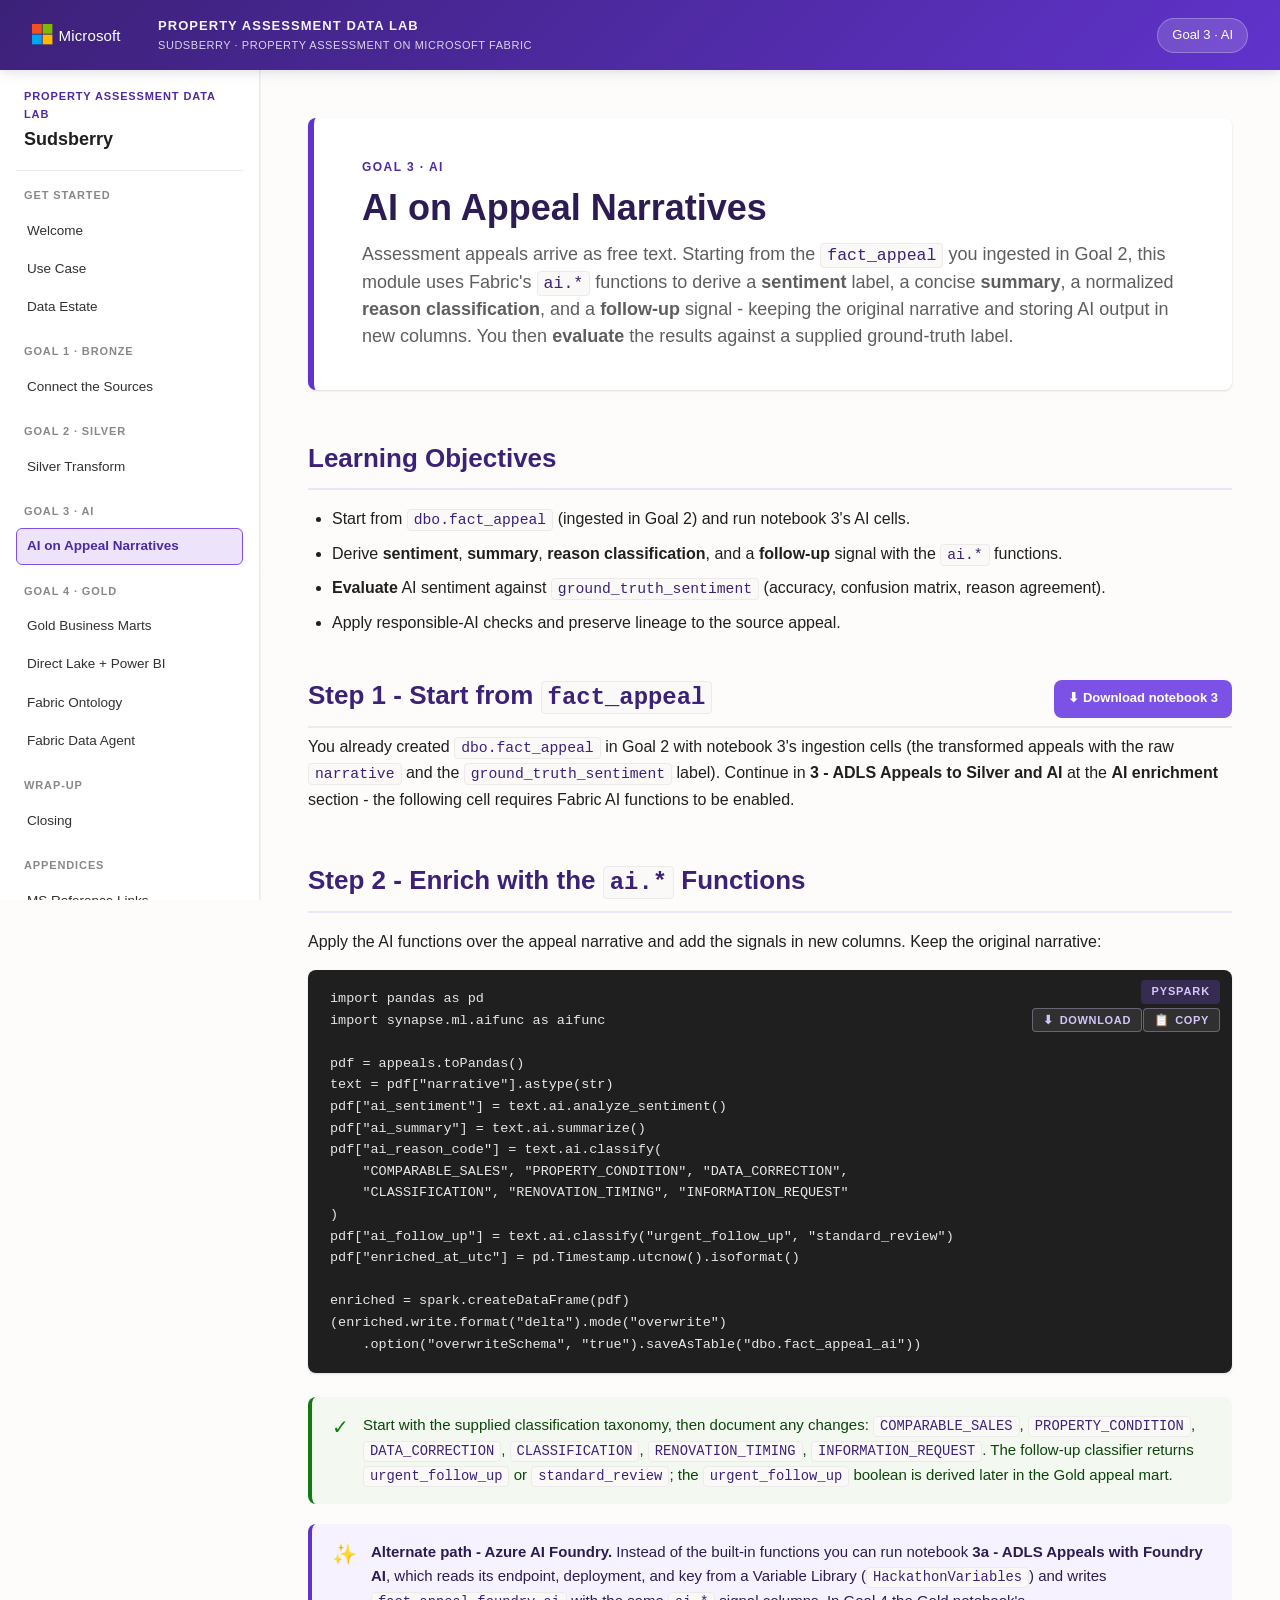
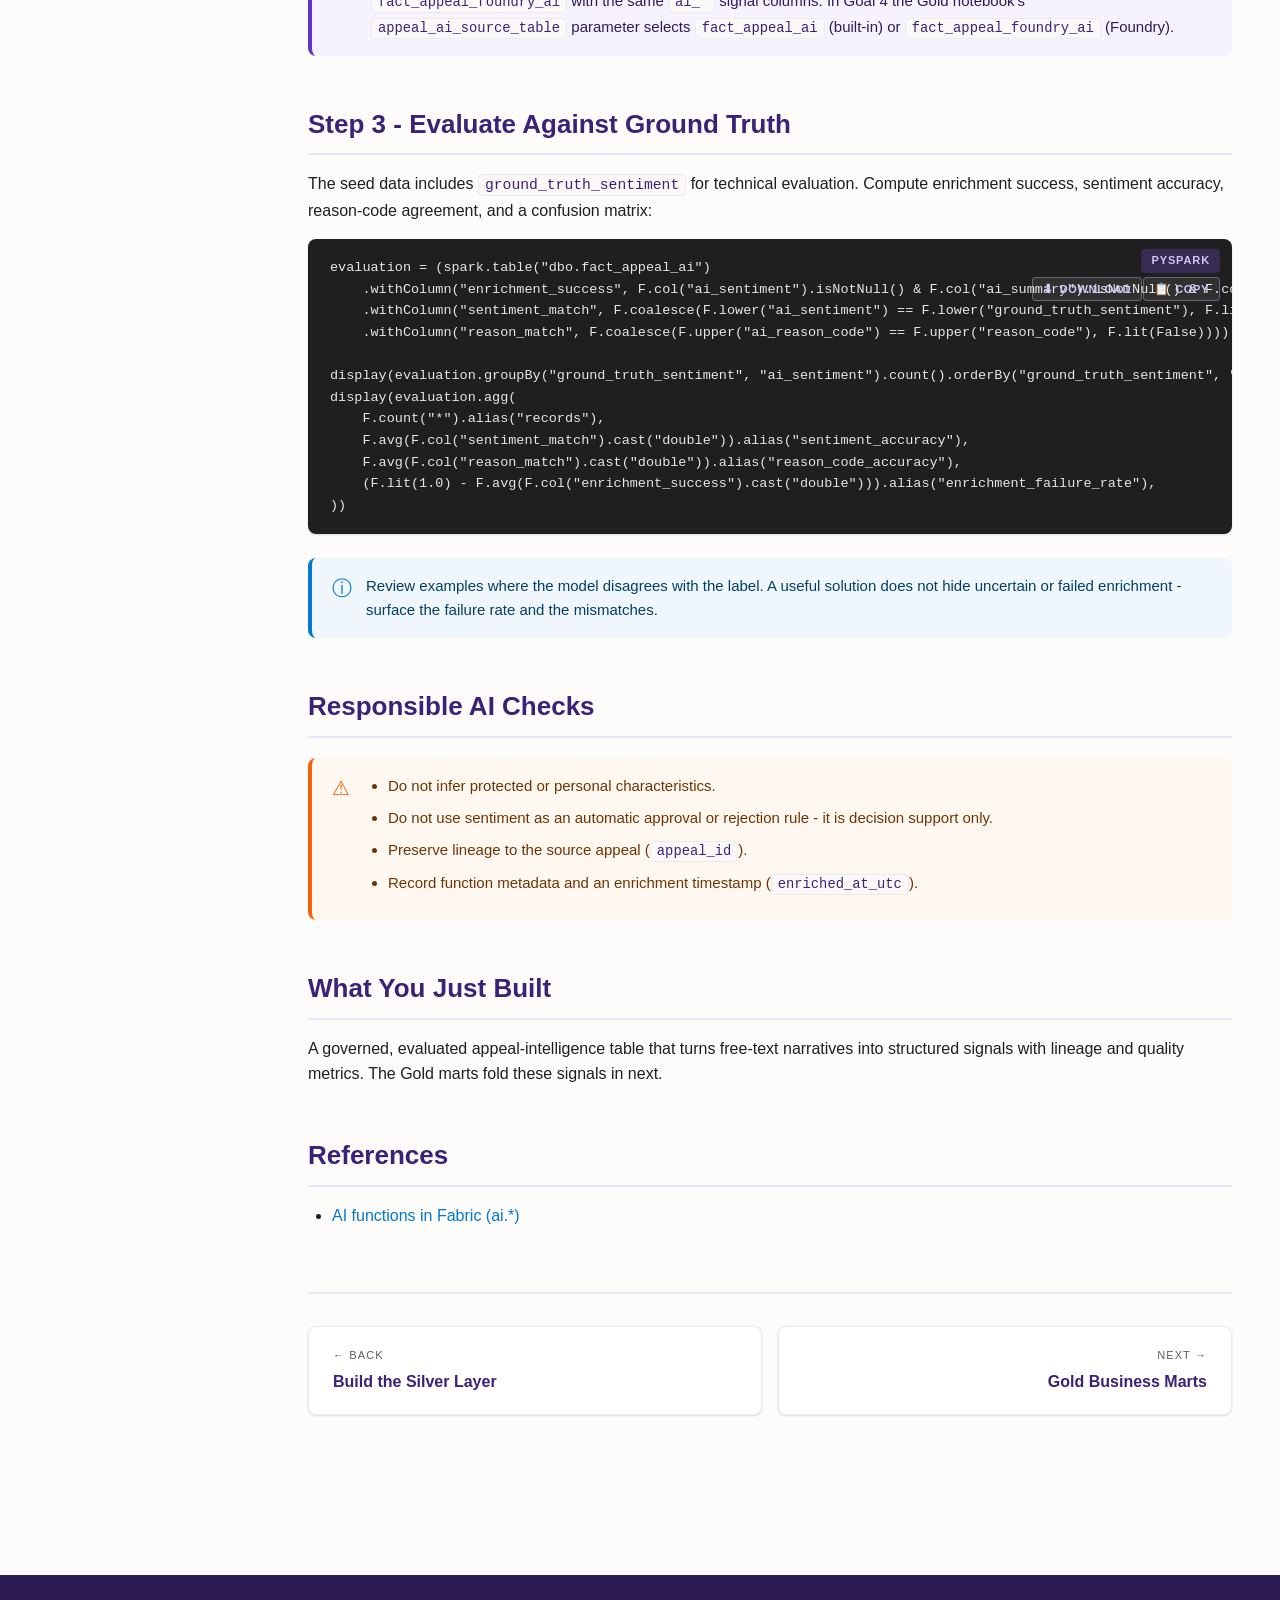
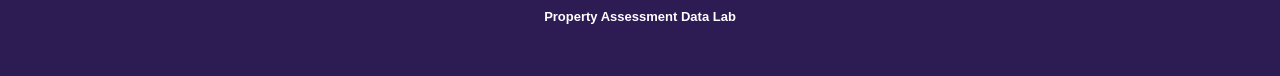
<file: module-4-ai-insights.html>
<!DOCTYPE html>
<html lang="en">
<head>
    <meta charset="UTF-8" />
    <meta name="viewport" content="width=device-width, initial-scale=1.0" />
    <title>AI on Appeal Narratives - Property Assessment Lab</title>
    <link rel="stylesheet" href="assets/css/data-lab.css" />
    <script src="assets/js/print.js" defer></script>
</head>
<body>

<header class="site-header">
    <div class="brand">
        <img class="ms-logo" src="assets/images/logo-msft.svg" alt="Microsoft" />
        <div>
            <div class="event-title">Property Assessment Data Lab</div>
            <div class="event-subtitle">Sudsberry · Property Assessment on Microsoft Fabric</div>
        </div>
    </div>
    <div class="module-pill">Goal 3 · AI</div>
</header>

<div class="page-wrap">

    <div class="module-hero">
        <div class="module-eyebrow">Goal 3 · AI</div>
        <h1>AI on Appeal Narratives</h1>
        <p class="lead">
            Assessment appeals arrive as free text. Starting from the <code>fact_appeal</code> you ingested in Goal 2,
            this module uses Fabric's <code>ai.*</code> functions to derive a <strong>sentiment</strong> label, a concise
            <strong>summary</strong>, a normalized <strong>reason classification</strong>, and a <strong>follow-up</strong>
            signal - keeping the original narrative and storing AI output in new columns. You then
            <strong>evaluate</strong> the results against a supplied ground-truth label.
        </p>
    </div>

    <section id="objectives">
        <h2>Learning Objectives</h2>
        <ul>
            <li>Start from <code>dbo.fact_appeal</code> (ingested in Goal 2) and run notebook 3's AI cells.</li>
            <li>Derive <strong>sentiment</strong>, <strong>summary</strong>, <strong>reason classification</strong>, and a <strong>follow-up</strong> signal with the <code>ai.*</code> functions.</li>
            <li><strong>Evaluate</strong> AI sentiment against <code>ground_truth_sentiment</code> (accuracy, confusion matrix, reason agreement).</li>
            <li>Apply responsible-AI checks and preserve lineage to the source appeal.</li>
        </ul>
    </section>

    <section id="step-1">
        <div class="nb-header">
            <h2>Step 1 - Start from <code>fact_appeal</code></h2>
            <a class="nb-download" href="assets/notebooks/nb3-adls-appeals-to-silver-and-ai.ipynb" download>&#11015; Download notebook 3</a>
        </div>
        <div class="step-body">
            <p>You already created <code>dbo.fact_appeal</code> in Goal 2 with notebook 3's ingestion cells (the transformed appeals with the raw <code>narrative</code> and the <code>ground_truth_sentiment</code> label). Continue in <strong>3 - ADLS Appeals to Silver and AI</strong> at the <strong>AI enrichment</strong> section - the following cell requires Fabric AI functions to be enabled.</p>
        </div>
    </section>

    <section id="step-2">
        <h2>Step 2 - Enrich with the <code>ai.*</code> Functions</h2>
        <div class="step-body">
            <p>Apply the AI functions over the appeal narrative and add the signals in new columns. Keep the original narrative:</p>
<div class="code-block">
<span class="lang-badge">PySpark</span>
<pre><code>import pandas as pd
import synapse.ml.aifunc as aifunc

pdf = appeals.toPandas()
text = pdf["narrative"].astype(str)
pdf["ai_sentiment"] = text.ai.analyze_sentiment()
pdf["ai_summary"] = text.ai.summarize()
pdf["ai_reason_code"] = text.ai.classify(
    "COMPARABLE_SALES", "PROPERTY_CONDITION", "DATA_CORRECTION",
    "CLASSIFICATION", "RENOVATION_TIMING", "INFORMATION_REQUEST"
)
pdf["ai_follow_up"] = text.ai.classify("urgent_follow_up", "standard_review")
pdf["enriched_at_utc"] = pd.Timestamp.utcnow().isoformat()

enriched = spark.createDataFrame(pdf)
(enriched.write.format("delta").mode("overwrite")
    .option("overwriteSchema", "true").saveAsTable("dbo.fact_appeal_ai"))</code></pre>
</div>
            <div class="callout tip">
                <span class="callout-icon">✓</span>
                <div class="callout-content">
                    Start with the supplied classification taxonomy, then document any changes: <code>COMPARABLE_SALES</code>, <code>PROPERTY_CONDITION</code>, <code>DATA_CORRECTION</code>, <code>CLASSIFICATION</code>, <code>RENOVATION_TIMING</code>, <code>INFORMATION_REQUEST</code>. The follow-up classifier returns <code>urgent_follow_up</code> or <code>standard_review</code>; the <code>urgent_follow_up</code> boolean is derived later in the Gold appeal mart.
                </div>
            </div>
            <div class="callout purple">
                <span class="callout-icon">✨</span>
                <div class="callout-content">
                    <strong>Alternate path - Azure AI Foundry.</strong> Instead of the built-in functions you can run
                    notebook <strong>3a - ADLS Appeals with Foundry AI</strong>, which reads its endpoint, deployment, and key
                    from a Variable Library (<code>HackathonVariables</code>) and writes <code>fact_appeal_foundry_ai</code> with the
                    same <code>ai_*</code> signal columns. In Goal 4 the Gold notebook's <code>appeal_ai_source_table</code>
                    parameter selects <code>fact_appeal_ai</code> (built-in) or <code>fact_appeal_foundry_ai</code> (Foundry).
                </div>
            </div>
        </div>
    </section>

    <section id="step-3">
        <h2>Step 3 - Evaluate Against Ground Truth</h2>
        <div class="step-body">
            <p>The seed data includes <code>ground_truth_sentiment</code> for technical evaluation. Compute enrichment success, sentiment accuracy, reason-code agreement, and a confusion matrix:</p>
<div class="code-block">
<span class="lang-badge">PySpark</span>
<pre><code>evaluation = (spark.table("dbo.fact_appeal_ai")
    .withColumn("enrichment_success", F.col("ai_sentiment").isNotNull() &amp; F.col("ai_summary").isNotNull() &amp; F.col("ai_reason_code").isNotNull())
    .withColumn("sentiment_match", F.coalesce(F.lower("ai_sentiment") == F.lower("ground_truth_sentiment"), F.lit(False)))
    .withColumn("reason_match", F.coalesce(F.upper("ai_reason_code") == F.upper("reason_code"), F.lit(False))))

display(evaluation.groupBy("ground_truth_sentiment", "ai_sentiment").count().orderBy("ground_truth_sentiment", "ai_sentiment"))
display(evaluation.agg(
    F.count("*").alias("records"),
    F.avg(F.col("sentiment_match").cast("double")).alias("sentiment_accuracy"),
    F.avg(F.col("reason_match").cast("double")).alias("reason_code_accuracy"),
    (F.lit(1.0) - F.avg(F.col("enrichment_success").cast("double"))).alias("enrichment_failure_rate"),
))</code></pre>
</div>
            <div class="callout info">
                <span class="callout-icon">ⓘ</span>
                <div class="callout-content">
                    Review examples where the model disagrees with the label. A useful solution does not hide uncertain or failed enrichment - surface the failure rate and the mismatches.
                </div>
            </div>
        </div>
    </section>

    <section id="responsible-ai">
        <h2>Responsible AI Checks</h2>
        <div class="callout warning">
            <span class="callout-icon">⚠</span>
            <div class="callout-content">
                <ul style="margin:0;">
                    <li>Do not infer protected or personal characteristics.</li>
                    <li>Do not use sentiment as an automatic approval or rejection rule - it is decision support only.</li>
                    <li>Preserve lineage to the source appeal (<code>appeal_id</code>).</li>
                    <li>Record function metadata and an enrichment timestamp (<code>enriched_at_utc</code>).</li>
                </ul>
            </div>
        </div>

    </section>

    <section id="recap">
        <h2>What You Just Built</h2>
        <p>A governed, evaluated appeal-intelligence table that turns free-text narratives into structured signals with lineage and quality metrics. The Gold marts fold these signals in next.</p>
    </section>

    <section id="references">
        <h2>References</h2>
        <ul>
            <li><a href="https://learn.microsoft.com/en-us/fabric/data-science/ai-functions/overview" target="_blank" rel="noopener">AI functions in Fabric (ai.*)</a></li>
        </ul>
    </section>

    <nav class="module-nav">
        <a class="nav-card" href="module-3-silver-transform.html">
            <div class="nav-direction">← Back</div>
            <div class="nav-title">Build the Silver Layer</div>
        </a>
        <a class="nav-card next" href="module-5-gold-marts.html">
            <div class="nav-direction">Next →</div>
            <div class="nav-title">Gold Business Marts</div>
        </a>
    </nav>

</div>

<footer class="site-footer">
    <p><span class="footer-brand">Property Assessment Data Lab</span></p>
</footer>

</body>
</html>
</file>
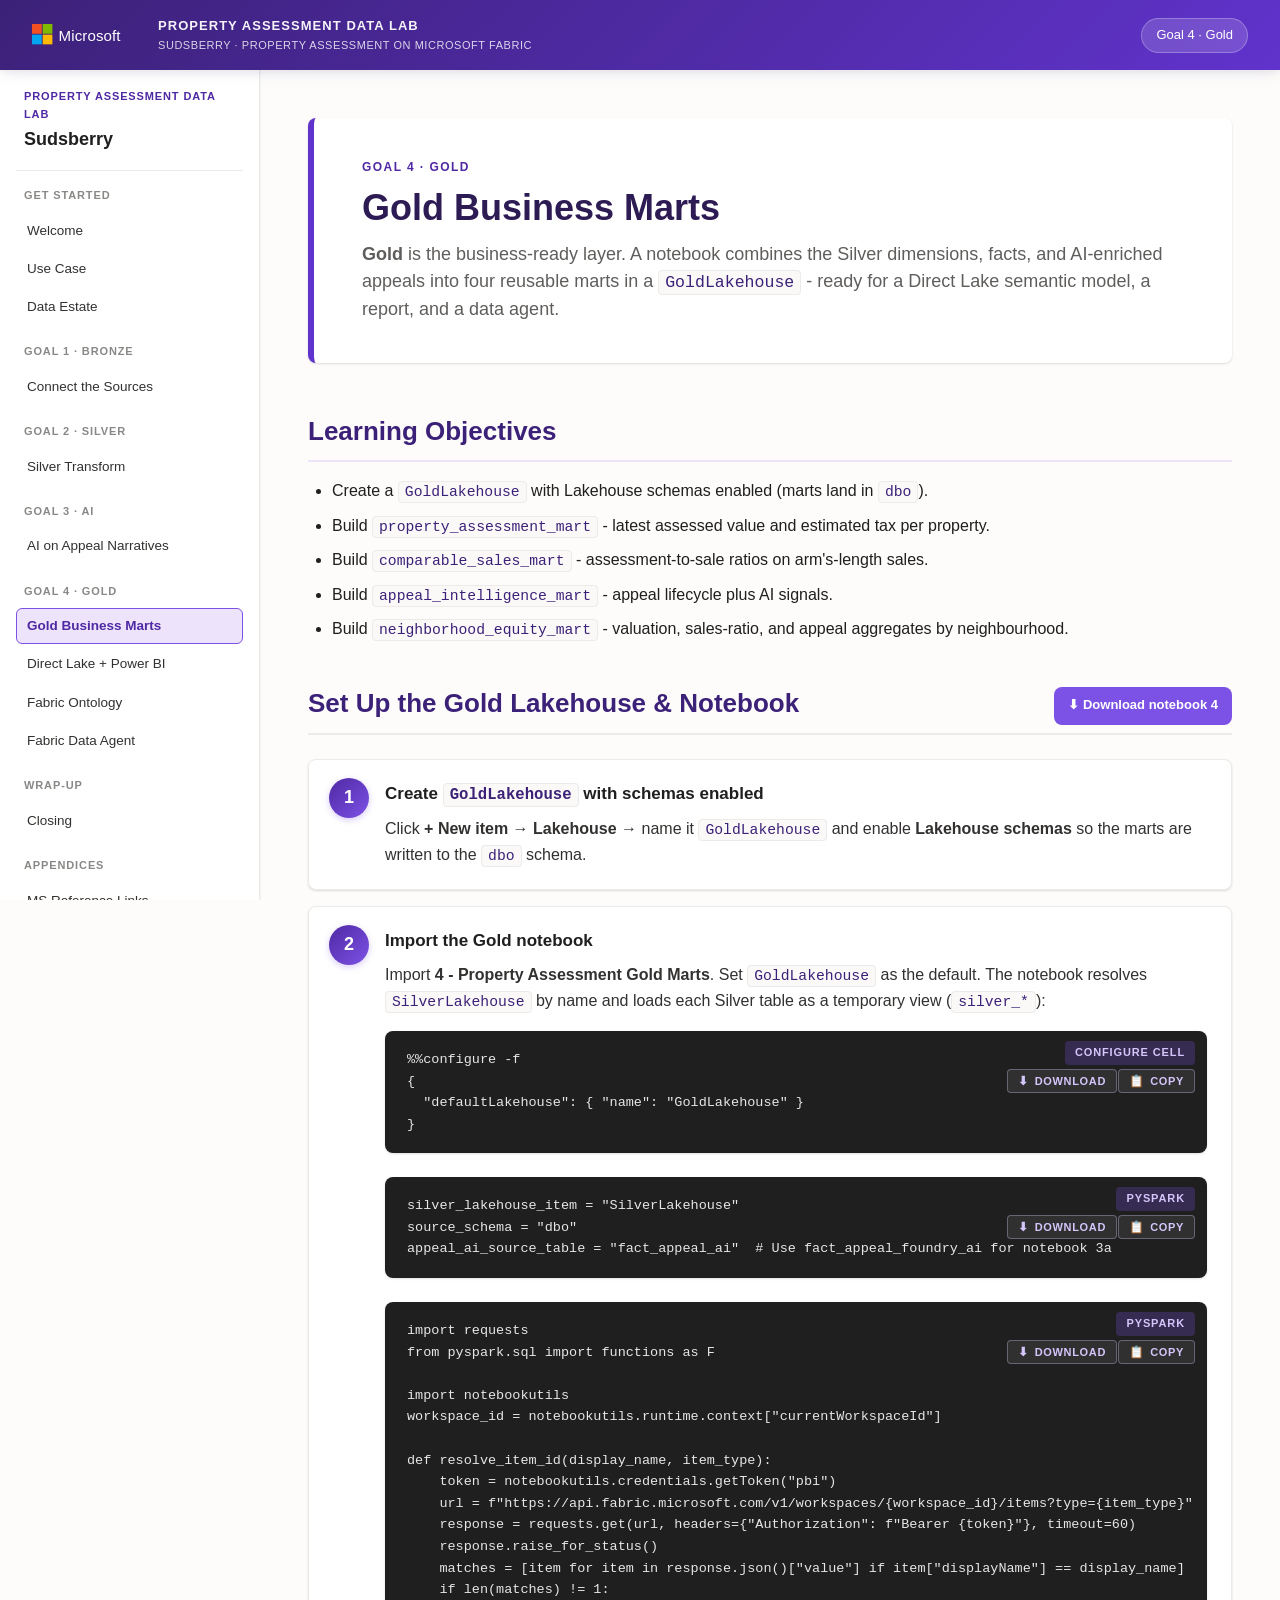
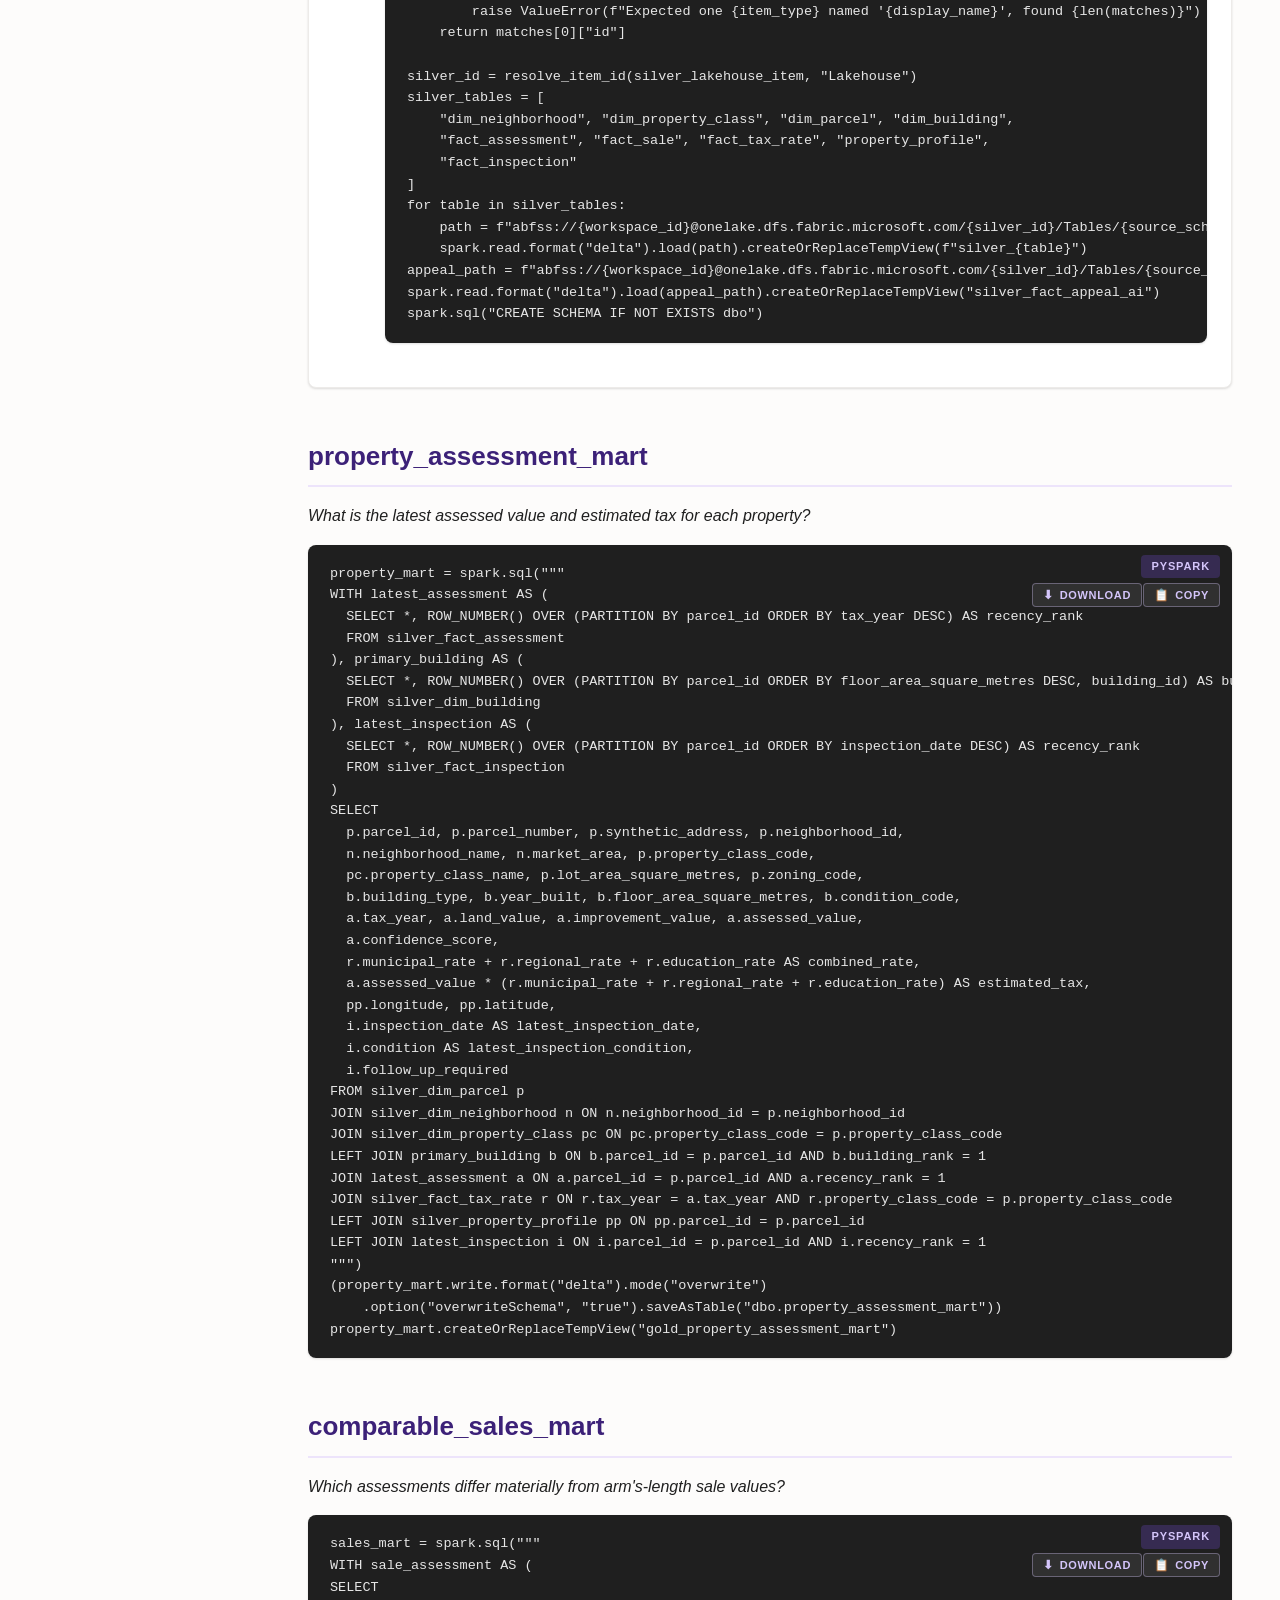
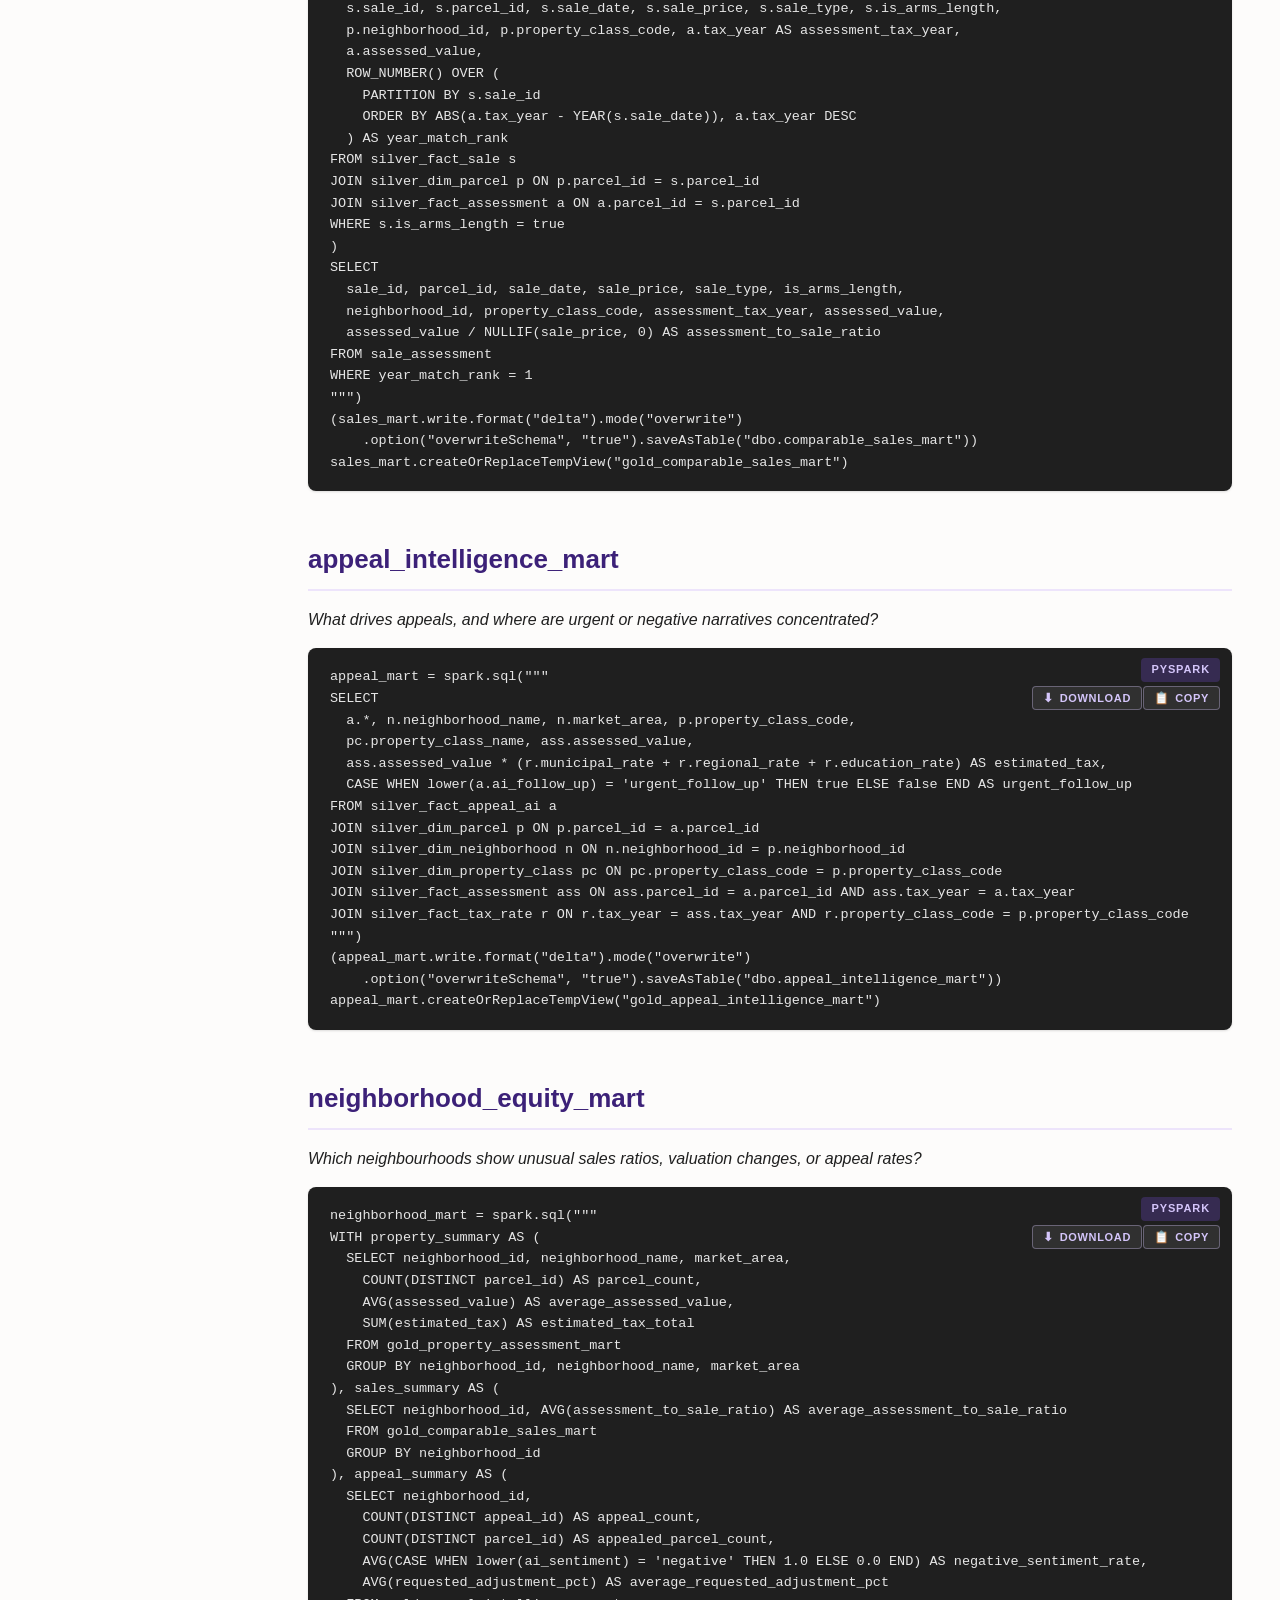
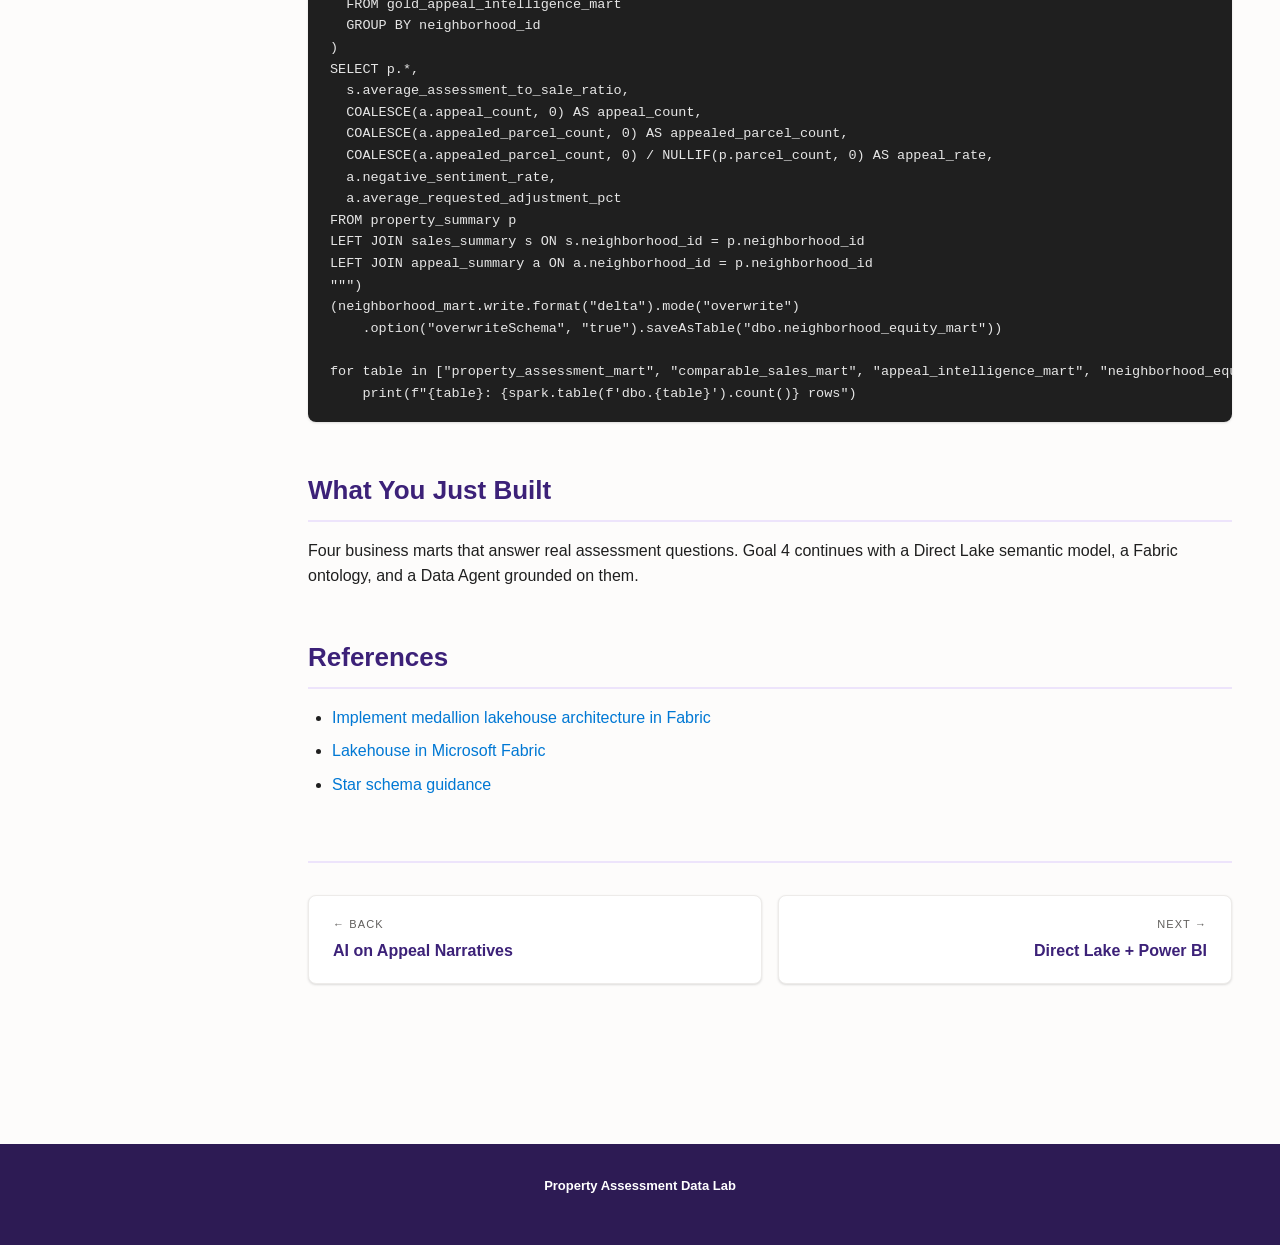
<file: module-5-gold-marts.html>
<!DOCTYPE html>
<html lang="en">
<head>
    <meta charset="UTF-8" />
    <meta name="viewport" content="width=device-width, initial-scale=1.0" />
    <title>Gold Business Marts - Property Assessment Lab</title>
    <link rel="stylesheet" href="assets/css/data-lab.css" />
    <script src="assets/js/print.js" defer></script>
</head>
<body>

<header class="site-header">
    <div class="brand">
        <img class="ms-logo" src="assets/images/logo-msft.svg" alt="Microsoft" />
        <div>
            <div class="event-title">Property Assessment Data Lab</div>
            <div class="event-subtitle">Sudsberry · Property Assessment on Microsoft Fabric</div>
        </div>
    </div>
    <div class="module-pill">Goal 4 · Gold</div>
</header>

<div class="page-wrap">

    <div class="module-hero">
        <div class="module-eyebrow">Goal 4 · Gold</div>
        <h1>Gold Business Marts</h1>
        <p class="lead">
            <strong>Gold</strong> is the business-ready layer. A notebook combines the Silver dimensions, facts,
            and AI-enriched appeals into four reusable marts in a <code>GoldLakehouse</code> - ready for a Direct
            Lake semantic model, a report, and a data agent.
        </p>
    </div>

    <section id="objectives">
        <h2>Learning Objectives</h2>
        <ul>
            <li>Create a <code>GoldLakehouse</code> with Lakehouse schemas enabled (marts land in <code>dbo</code>).</li>
            <li>Build <code>property_assessment_mart</code> - latest assessed value and estimated tax per property.</li>
            <li>Build <code>comparable_sales_mart</code> - assessment-to-sale ratios on arm's-length sales.</li>
            <li>Build <code>appeal_intelligence_mart</code> - appeal lifecycle plus AI signals.</li>
            <li>Build <code>neighborhood_equity_mart</code> - valuation, sales-ratio, and appeal aggregates by neighbourhood.</li>
        </ul>
    </section>

    <section id="setup">
        <div class="nb-header">
            <h2>Set Up the Gold Lakehouse &amp; Notebook</h2>
            <a class="nb-download" href="assets/notebooks/nb4-property-assessment-gold-marts.ipynb" download>&#11015; Download notebook 4</a>
        </div>
        <ol class="step-list">
            <li>
                <h3 class="step-title">Create <code>GoldLakehouse</code> with schemas enabled</h3>
                <div class="step-body">
                    <p>Click <strong>+ New item</strong> &rarr; <strong>Lakehouse</strong> &rarr; name it <code>GoldLakehouse</code> and enable <strong>Lakehouse schemas</strong> so the marts are written to the <code>dbo</code> schema.</p>
                </div>
            </li>
            <li>
                <h3 class="step-title">Import the Gold notebook</h3>
                <div class="step-body">
                    <p>Import <strong>4 - Property Assessment Gold Marts</strong>. Set <code>GoldLakehouse</code> as the default. The notebook resolves <code>SilverLakehouse</code> by name and loads each Silver table as a temporary view (<code>silver_*</code>):</p>
<div class="code-block">
<span class="lang-badge">Configure cell</span>
<pre><code>%%configure -f
{
  "defaultLakehouse": { "name": "GoldLakehouse" }
}</code></pre>
</div>
<div class="code-block">
<span class="lang-badge">PySpark</span>
<pre><code>silver_lakehouse_item = "SilverLakehouse"
source_schema = "dbo"
appeal_ai_source_table = "fact_appeal_ai"  # Use fact_appeal_foundry_ai for notebook 3a</code></pre>
</div>
<div class="code-block">
<span class="lang-badge">PySpark</span>
<pre><code>import requests
from pyspark.sql import functions as F

import notebookutils
workspace_id = notebookutils.runtime.context["currentWorkspaceId"]

def resolve_item_id(display_name, item_type):
    token = notebookutils.credentials.getToken("pbi")
    url = f"https://api.fabric.microsoft.com/v1/workspaces/{workspace_id}/items?type={item_type}"
    response = requests.get(url, headers={"Authorization": f"Bearer {token}"}, timeout=60)
    response.raise_for_status()
    matches = [item for item in response.json()["value"] if item["displayName"] == display_name]
    if len(matches) != 1:
        raise ValueError(f"Expected one {item_type} named '{display_name}', found {len(matches)}")
    return matches[0]["id"]

silver_id = resolve_item_id(silver_lakehouse_item, "Lakehouse")
silver_tables = [
    "dim_neighborhood", "dim_property_class", "dim_parcel", "dim_building",
    "fact_assessment", "fact_sale", "fact_tax_rate", "property_profile",
    "fact_inspection"
]
for table in silver_tables:
    path = f"abfss://{workspace_id}@onelake.dfs.fabric.microsoft.com/{silver_id}/Tables/{source_schema}/{table}"
    spark.read.format("delta").load(path).createOrReplaceTempView(f"silver_{table}")
appeal_path = f"abfss://{workspace_id}@onelake.dfs.fabric.microsoft.com/{silver_id}/Tables/{source_schema}/{appeal_ai_source_table}"
spark.read.format("delta").load(appeal_path).createOrReplaceTempView("silver_fact_appeal_ai")
spark.sql("CREATE SCHEMA IF NOT EXISTS dbo")</code></pre>
</div>
                </div>
            </li>
        </ol>
    </section>

    <section id="mart-1">
        <h2>property_assessment_mart</h2>
        <p><em>What is the latest assessed value and estimated tax for each property?</em></p>
<div class="code-block">
<span class="lang-badge">PySpark</span>
<pre><code>property_mart = spark.sql("""
WITH latest_assessment AS (
  SELECT *, ROW_NUMBER() OVER (PARTITION BY parcel_id ORDER BY tax_year DESC) AS recency_rank
  FROM silver_fact_assessment
), primary_building AS (
  SELECT *, ROW_NUMBER() OVER (PARTITION BY parcel_id ORDER BY floor_area_square_metres DESC, building_id) AS building_rank
  FROM silver_dim_building
), latest_inspection AS (
  SELECT *, ROW_NUMBER() OVER (PARTITION BY parcel_id ORDER BY inspection_date DESC) AS recency_rank
  FROM silver_fact_inspection
)
SELECT
  p.parcel_id, p.parcel_number, p.synthetic_address, p.neighborhood_id,
  n.neighborhood_name, n.market_area, p.property_class_code,
  pc.property_class_name, p.lot_area_square_metres, p.zoning_code,
  b.building_type, b.year_built, b.floor_area_square_metres, b.condition_code,
  a.tax_year, a.land_value, a.improvement_value, a.assessed_value,
  a.confidence_score,
  r.municipal_rate + r.regional_rate + r.education_rate AS combined_rate,
  a.assessed_value * (r.municipal_rate + r.regional_rate + r.education_rate) AS estimated_tax,
  pp.longitude, pp.latitude,
  i.inspection_date AS latest_inspection_date,
  i.condition AS latest_inspection_condition,
  i.follow_up_required
FROM silver_dim_parcel p
JOIN silver_dim_neighborhood n ON n.neighborhood_id = p.neighborhood_id
JOIN silver_dim_property_class pc ON pc.property_class_code = p.property_class_code
LEFT JOIN primary_building b ON b.parcel_id = p.parcel_id AND b.building_rank = 1
JOIN latest_assessment a ON a.parcel_id = p.parcel_id AND a.recency_rank = 1
JOIN silver_fact_tax_rate r ON r.tax_year = a.tax_year AND r.property_class_code = p.property_class_code
LEFT JOIN silver_property_profile pp ON pp.parcel_id = p.parcel_id
LEFT JOIN latest_inspection i ON i.parcel_id = p.parcel_id AND i.recency_rank = 1
""")
(property_mart.write.format("delta").mode("overwrite")
    .option("overwriteSchema", "true").saveAsTable("dbo.property_assessment_mart"))
property_mart.createOrReplaceTempView("gold_property_assessment_mart")</code></pre>
</div>
    </section>

    <section id="mart-2">
        <h2>comparable_sales_mart</h2>
        <p><em>Which assessments differ materially from arm's-length sale values?</em></p>
<div class="code-block">
<span class="lang-badge">PySpark</span>
<pre><code>sales_mart = spark.sql("""
WITH sale_assessment AS (
SELECT
  s.sale_id, s.parcel_id, s.sale_date, s.sale_price, s.sale_type, s.is_arms_length,
  p.neighborhood_id, p.property_class_code, a.tax_year AS assessment_tax_year,
  a.assessed_value,
  ROW_NUMBER() OVER (
    PARTITION BY s.sale_id
    ORDER BY ABS(a.tax_year - YEAR(s.sale_date)), a.tax_year DESC
  ) AS year_match_rank
FROM silver_fact_sale s
JOIN silver_dim_parcel p ON p.parcel_id = s.parcel_id
JOIN silver_fact_assessment a ON a.parcel_id = s.parcel_id
WHERE s.is_arms_length = true
)
SELECT
  sale_id, parcel_id, sale_date, sale_price, sale_type, is_arms_length,
  neighborhood_id, property_class_code, assessment_tax_year, assessed_value,
  assessed_value / NULLIF(sale_price, 0) AS assessment_to_sale_ratio
FROM sale_assessment
WHERE year_match_rank = 1
""")
(sales_mart.write.format("delta").mode("overwrite")
    .option("overwriteSchema", "true").saveAsTable("dbo.comparable_sales_mart"))
sales_mart.createOrReplaceTempView("gold_comparable_sales_mart")</code></pre>
</div>
    </section>

    <section id="mart-3">
        <h2>appeal_intelligence_mart</h2>
        <p><em>What drives appeals, and where are urgent or negative narratives concentrated?</em></p>
<div class="code-block">
<span class="lang-badge">PySpark</span>
<pre><code>appeal_mart = spark.sql("""
SELECT
  a.*, n.neighborhood_name, n.market_area, p.property_class_code,
  pc.property_class_name, ass.assessed_value,
  ass.assessed_value * (r.municipal_rate + r.regional_rate + r.education_rate) AS estimated_tax,
  CASE WHEN lower(a.ai_follow_up) = 'urgent_follow_up' THEN true ELSE false END AS urgent_follow_up
FROM silver_fact_appeal_ai a
JOIN silver_dim_parcel p ON p.parcel_id = a.parcel_id
JOIN silver_dim_neighborhood n ON n.neighborhood_id = p.neighborhood_id
JOIN silver_dim_property_class pc ON pc.property_class_code = p.property_class_code
JOIN silver_fact_assessment ass ON ass.parcel_id = a.parcel_id AND ass.tax_year = a.tax_year
JOIN silver_fact_tax_rate r ON r.tax_year = ass.tax_year AND r.property_class_code = p.property_class_code
""")
(appeal_mart.write.format("delta").mode("overwrite")
    .option("overwriteSchema", "true").saveAsTable("dbo.appeal_intelligence_mart"))
appeal_mart.createOrReplaceTempView("gold_appeal_intelligence_mart")</code></pre>
</div>
    </section>

    <section id="mart-4">
        <h2>neighborhood_equity_mart</h2>
        <p><em>Which neighbourhoods show unusual sales ratios, valuation changes, or appeal rates?</em></p>
<div class="code-block">
<span class="lang-badge">PySpark</span>
<pre><code>neighborhood_mart = spark.sql("""
WITH property_summary AS (
  SELECT neighborhood_id, neighborhood_name, market_area,
    COUNT(DISTINCT parcel_id) AS parcel_count,
    AVG(assessed_value) AS average_assessed_value,
    SUM(estimated_tax) AS estimated_tax_total
  FROM gold_property_assessment_mart
  GROUP BY neighborhood_id, neighborhood_name, market_area
), sales_summary AS (
  SELECT neighborhood_id, AVG(assessment_to_sale_ratio) AS average_assessment_to_sale_ratio
  FROM gold_comparable_sales_mart
  GROUP BY neighborhood_id
), appeal_summary AS (
  SELECT neighborhood_id,
    COUNT(DISTINCT appeal_id) AS appeal_count,
    COUNT(DISTINCT parcel_id) AS appealed_parcel_count,
    AVG(CASE WHEN lower(ai_sentiment) = 'negative' THEN 1.0 ELSE 0.0 END) AS negative_sentiment_rate,
    AVG(requested_adjustment_pct) AS average_requested_adjustment_pct
  FROM gold_appeal_intelligence_mart
  GROUP BY neighborhood_id
)
SELECT p.*,
  s.average_assessment_to_sale_ratio,
  COALESCE(a.appeal_count, 0) AS appeal_count,
  COALESCE(a.appealed_parcel_count, 0) AS appealed_parcel_count,
  COALESCE(a.appealed_parcel_count, 0) / NULLIF(p.parcel_count, 0) AS appeal_rate,
  a.negative_sentiment_rate,
  a.average_requested_adjustment_pct
FROM property_summary p
LEFT JOIN sales_summary s ON s.neighborhood_id = p.neighborhood_id
LEFT JOIN appeal_summary a ON a.neighborhood_id = p.neighborhood_id
""")
(neighborhood_mart.write.format("delta").mode("overwrite")
    .option("overwriteSchema", "true").saveAsTable("dbo.neighborhood_equity_mart"))

for table in ["property_assessment_mart", "comparable_sales_mart", "appeal_intelligence_mart", "neighborhood_equity_mart"]:
    print(f"{table}: {spark.table(f'dbo.{table}').count()} rows")</code></pre>
</div>

    </section>

    <section id="recap">
        <h2>What You Just Built</h2>
        <p>Four business marts that answer real assessment questions. Goal 4 continues with a Direct Lake semantic model, a Fabric ontology, and a Data Agent grounded on them.</p>
    </section>

    <section id="references">
        <h2>References</h2>
        <ul>
            <li><a href="https://learn.microsoft.com/en-us/fabric/onelake/onelake-medallion-lakehouse-architecture" target="_blank" rel="noopener">Implement medallion lakehouse architecture in Fabric</a></li>
            <li><a href="https://learn.microsoft.com/en-us/fabric/data-engineering/lakehouse-overview" target="_blank" rel="noopener">Lakehouse in Microsoft Fabric</a></li>
            <li><a href="https://learn.microsoft.com/en-us/power-bi/guidance/star-schema" target="_blank" rel="noopener">Star schema guidance</a></li>
        </ul>
    </section>

    <nav class="module-nav">
        <a class="nav-card" href="module-4-ai-insights.html">
            <div class="nav-direction">← Back</div>
            <div class="nav-title">AI on Appeal Narratives</div>
        </a>
        <a class="nav-card next" href="module-6-direct-lake.html">
            <div class="nav-direction">Next →</div>
            <div class="nav-title">Direct Lake + Power BI</div>
        </a>
    </nav>

</div>

<footer class="site-footer">
    <p><span class="footer-brand">Property Assessment Data Lab</span></p>
</footer>

</body>
</html>
</file>
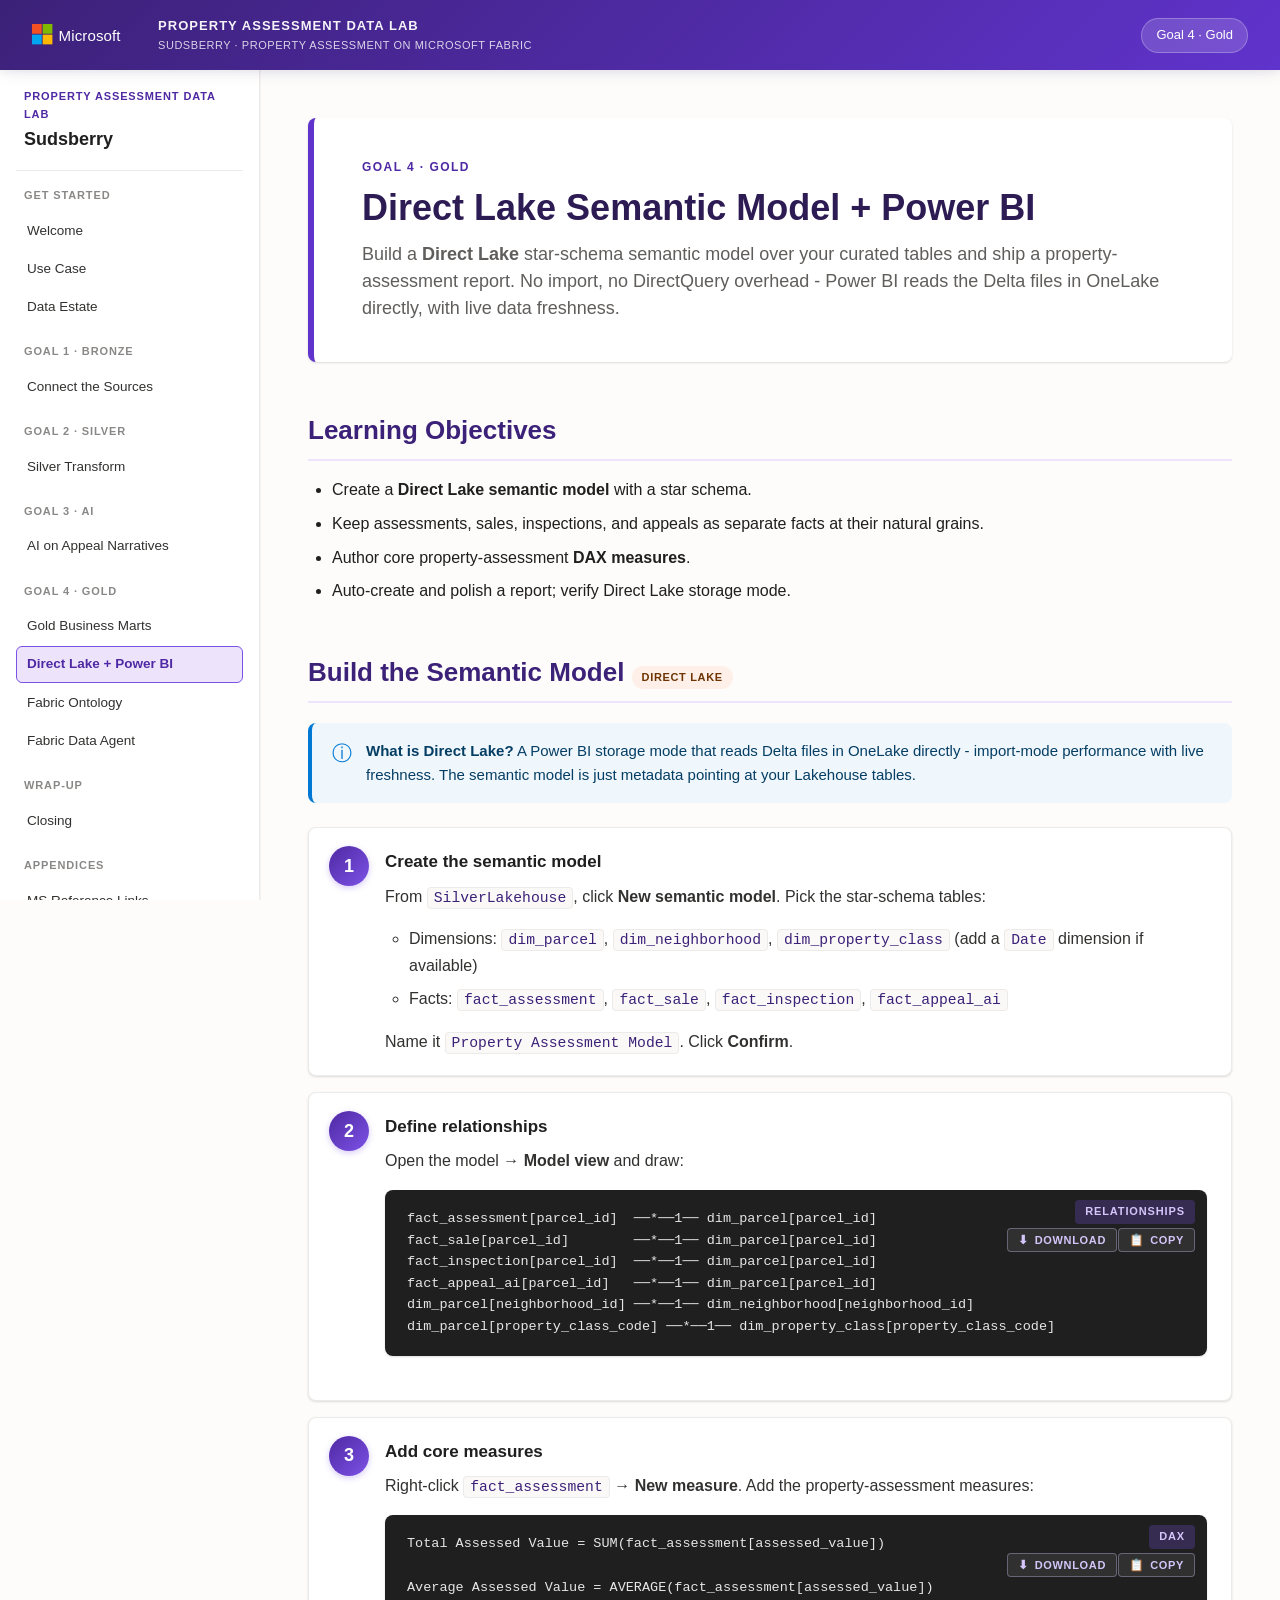
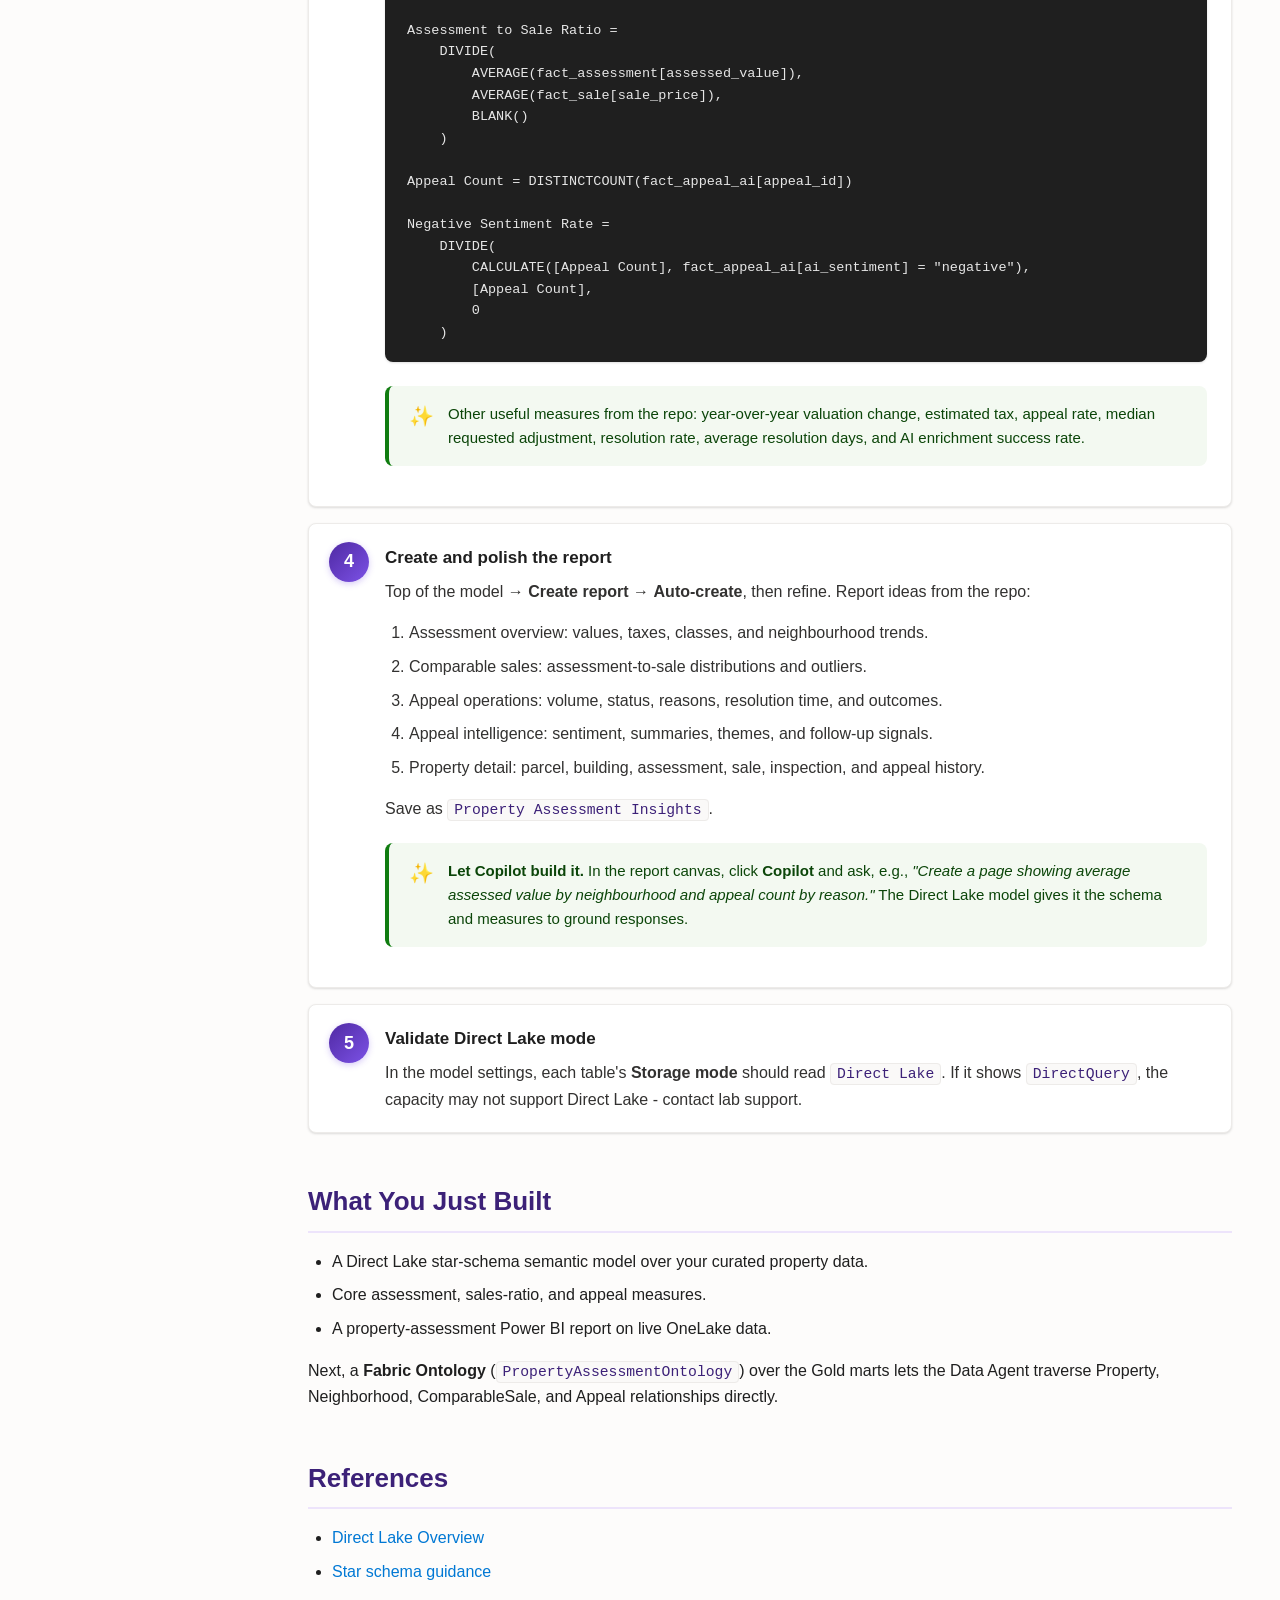
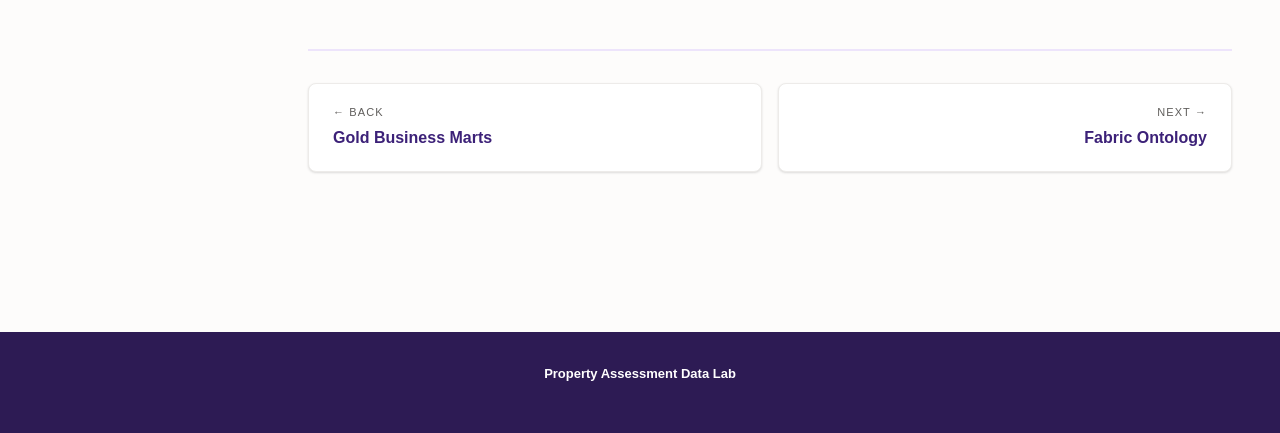
<file: module-6-direct-lake.html>
<!DOCTYPE html>
<html lang="en">
<head>
    <meta charset="UTF-8" />
    <meta name="viewport" content="width=device-width, initial-scale=1.0" />
    <title>Direct Lake + Power BI - Property Assessment Lab</title>
    <link rel="stylesheet" href="assets/css/data-lab.css" />
    <script src="assets/js/print.js" defer></script>
</head>
<body>

<header class="site-header">
    <div class="brand">
        <img class="ms-logo" src="assets/images/logo-msft.svg" alt="Microsoft" />
        <div>
            <div class="event-title">Property Assessment Data Lab</div>
            <div class="event-subtitle">Sudsberry · Property Assessment on Microsoft Fabric</div>
        </div>
    </div>
    <div class="module-pill">Goal 4 · Gold</div>
</header>

<div class="page-wrap">

    <div class="module-hero">
        <div class="module-eyebrow">Goal 4 · Gold</div>
        <h1>Direct Lake Semantic Model + Power BI</h1>
        <p class="lead">
            Build a <strong>Direct Lake</strong> star-schema semantic model over your curated tables and ship a
            property-assessment report. No import, no DirectQuery overhead - Power BI reads the Delta files in
            OneLake directly, with live data freshness.
        </p>
    </div>

    <section id="objectives">
        <h2>Learning Objectives</h2>
        <ul>
            <li>Create a <strong>Direct Lake semantic model</strong> with a star schema.</li>
            <li>Keep assessments, sales, inspections, and appeals as separate facts at their natural grains.</li>
            <li>Author core property-assessment <strong>DAX measures</strong>.</li>
            <li>Auto-create and polish a report; verify Direct Lake storage mode.</li>
        </ul>
    </section>

    <section id="part-a">
        <h2>Build the Semantic Model <span class="pill report">DIRECT LAKE</span></h2>

        <div class="callout info">
            <span class="callout-icon">ⓘ</span>
            <div class="callout-content">
                <strong>What is Direct Lake?</strong> A Power BI storage mode that reads Delta files in OneLake directly - import-mode performance with live freshness. The semantic model is just metadata pointing at your Lakehouse tables.
            </div>
        </div>

        <ol class="step-list">
            <li>
                <h3 class="step-title">Create the semantic model</h3>
                <div class="step-body">
                    <p>From <code>SilverLakehouse</code>, click <strong>New semantic model</strong>. Pick the star-schema tables:</p>
                    <ul>
                        <li>Dimensions: <code>dim_parcel</code>, <code>dim_neighborhood</code>, <code>dim_property_class</code> (add a <code>Date</code> dimension if available)</li>
                        <li>Facts: <code>fact_assessment</code>, <code>fact_sale</code>, <code>fact_inspection</code>, <code>fact_appeal_ai</code></li>
                    </ul>
                    <p>Name it <code>Property Assessment Model</code>. Click <strong>Confirm</strong>.</p>
                </div>
            </li>
            <li>
                <h3 class="step-title">Define relationships</h3>
                <div class="step-body">
                    <p>Open the model &rarr; <strong>Model view</strong> and draw:</p>
<div class="code-block">
<span class="lang-badge">Relationships</span>
<pre><code>fact_assessment[parcel_id]  ──*──1── dim_parcel[parcel_id]
fact_sale[parcel_id]        ──*──1── dim_parcel[parcel_id]
fact_inspection[parcel_id]  ──*──1── dim_parcel[parcel_id]
fact_appeal_ai[parcel_id]   ──*──1── dim_parcel[parcel_id]
dim_parcel[neighborhood_id] ──*──1── dim_neighborhood[neighborhood_id]
dim_parcel[property_class_code] ──*──1── dim_property_class[property_class_code]</code></pre>
</div>
                </div>
            </li>
            <li>
                <h3 class="step-title">Add core measures</h3>
                <div class="step-body">
                    <p>Right-click <code>fact_assessment</code> &rarr; <strong>New measure</strong>. Add the property-assessment measures:</p>
<div class="code-block">
<span class="lang-badge">DAX</span>
<pre><code>Total Assessed Value = SUM(fact_assessment[assessed_value])

Average Assessed Value = AVERAGE(fact_assessment[assessed_value])

Assessment to Sale Ratio =
    DIVIDE(
        AVERAGE(fact_assessment[assessed_value]),
        AVERAGE(fact_sale[sale_price]),
        BLANK()
    )

Appeal Count = DISTINCTCOUNT(fact_appeal_ai[appeal_id])

Negative Sentiment Rate =
    DIVIDE(
        CALCULATE([Appeal Count], fact_appeal_ai[ai_sentiment] = "negative"),
        [Appeal Count],
        0
    )</code></pre>
</div>
                    <div class="callout tip">
                        <span class="callout-icon">✨</span>
                        <div class="callout-content">
                            Other useful measures from the repo: year-over-year valuation change, estimated tax, appeal rate, median requested adjustment, resolution rate, average resolution days, and AI enrichment success rate.
                        </div>
                    </div>
                </div>
            </li>
            <li>
                <h3 class="step-title">Create and polish the report</h3>
                <div class="step-body">
                    <p>Top of the model &rarr; <strong>Create report</strong> &rarr; <strong>Auto-create</strong>, then refine. Report ideas from the repo:</p>
                    <ol>
                        <li>Assessment overview: values, taxes, classes, and neighbourhood trends.</li>
                        <li>Comparable sales: assessment-to-sale distributions and outliers.</li>
                        <li>Appeal operations: volume, status, reasons, resolution time, and outcomes.</li>
                        <li>Appeal intelligence: sentiment, summaries, themes, and follow-up signals.</li>
                        <li>Property detail: parcel, building, assessment, sale, inspection, and appeal history.</li>
                    </ol>
                    <p>Save as <code>Property Assessment Insights</code>.</p>
                    <div class="callout tip">
                        <span class="callout-icon">✨</span>
                        <div class="callout-content">
                            <strong>Let Copilot build it.</strong> In the report canvas, click <strong>Copilot</strong> and ask, e.g., <em>"Create a page showing average assessed value by neighbourhood and appeal count by reason."</em> The Direct Lake model gives it the schema and measures to ground responses.
                        </div>
                    </div>
                </div>
            </li>
            <li>
                <h3 class="step-title">Validate Direct Lake mode</h3>
                <div class="step-body">
                    <p>In the model settings, each table's <strong>Storage mode</strong> should read <code>Direct Lake</code>. If it shows <code>DirectQuery</code>, the capacity may not support Direct Lake - contact lab support.</p>
                </div>
            </li>
        </ol>

    </section>

    <section id="recap">
        <h2>What You Just Built</h2>
        <ul>
            <li>A Direct Lake star-schema semantic model over your curated property data.</li>
            <li>Core assessment, sales-ratio, and appeal measures.</li>
            <li>A property-assessment Power BI report on live OneLake data.</li>
        </ul>
        <p>Next, a <strong>Fabric Ontology</strong> (<code>PropertyAssessmentOntology</code>) over the Gold marts lets the Data Agent traverse Property, Neighborhood, ComparableSale, and Appeal relationships directly.</p>
    </section>

    <section id="references">
        <h2>References</h2>
        <ul>
            <li><a href="https://learn.microsoft.com/en-us/fabric/fundamentals/direct-lake-overview" target="_blank" rel="noopener">Direct Lake Overview</a></li>
            <li><a href="https://learn.microsoft.com/en-us/power-bi/guidance/star-schema" target="_blank" rel="noopener">Star schema guidance</a></li>
        </ul>
    </section>

    <nav class="module-nav">
        <a class="nav-card" href="module-5-gold-marts.html">
            <div class="nav-direction">← Back</div>
            <div class="nav-title">Gold Business Marts</div>
        </a>
        <a class="nav-card next" href="module-7-ontologies.html">
            <div class="nav-direction">Next →</div>
            <div class="nav-title">Fabric Ontology</div>
        </a>
    </nav>

</div>

<footer class="site-footer">
    <p><span class="footer-brand">Property Assessment Data Lab</span></p>
</footer>

</body>
</html>
</file>
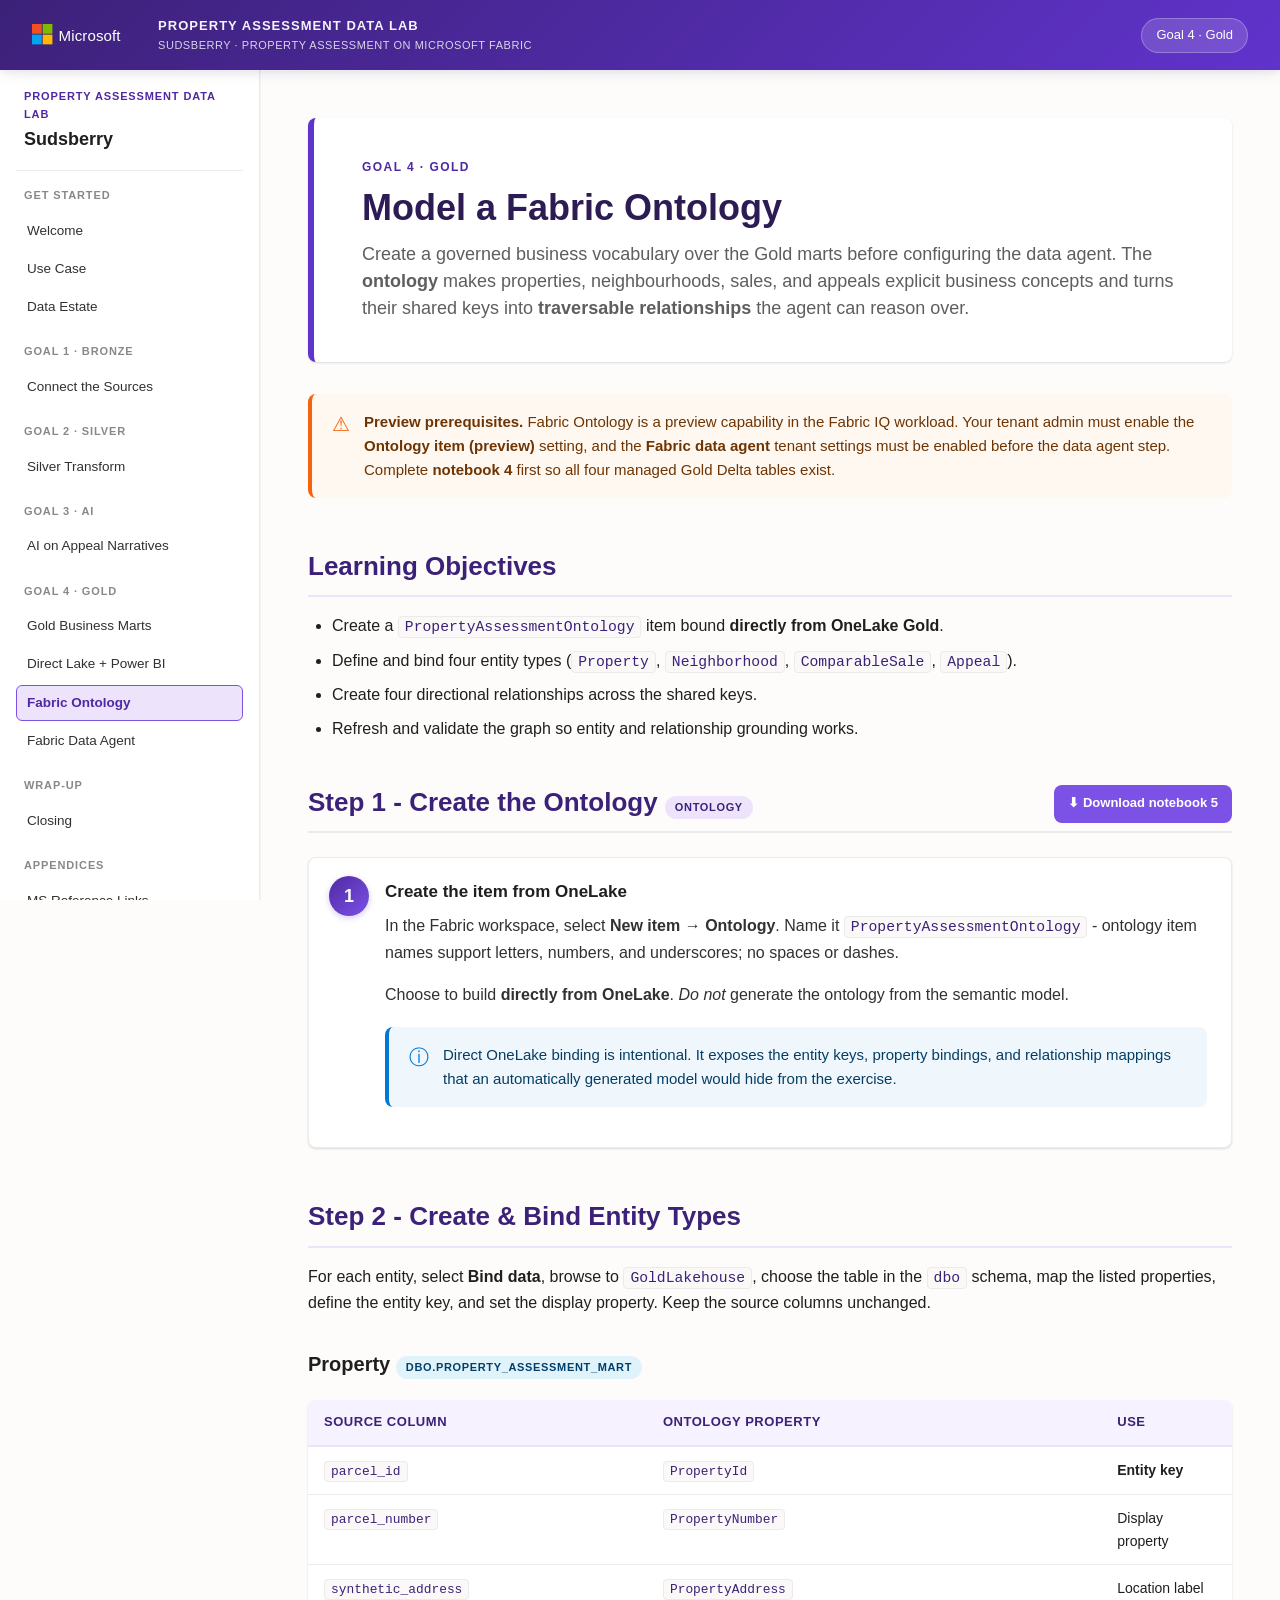
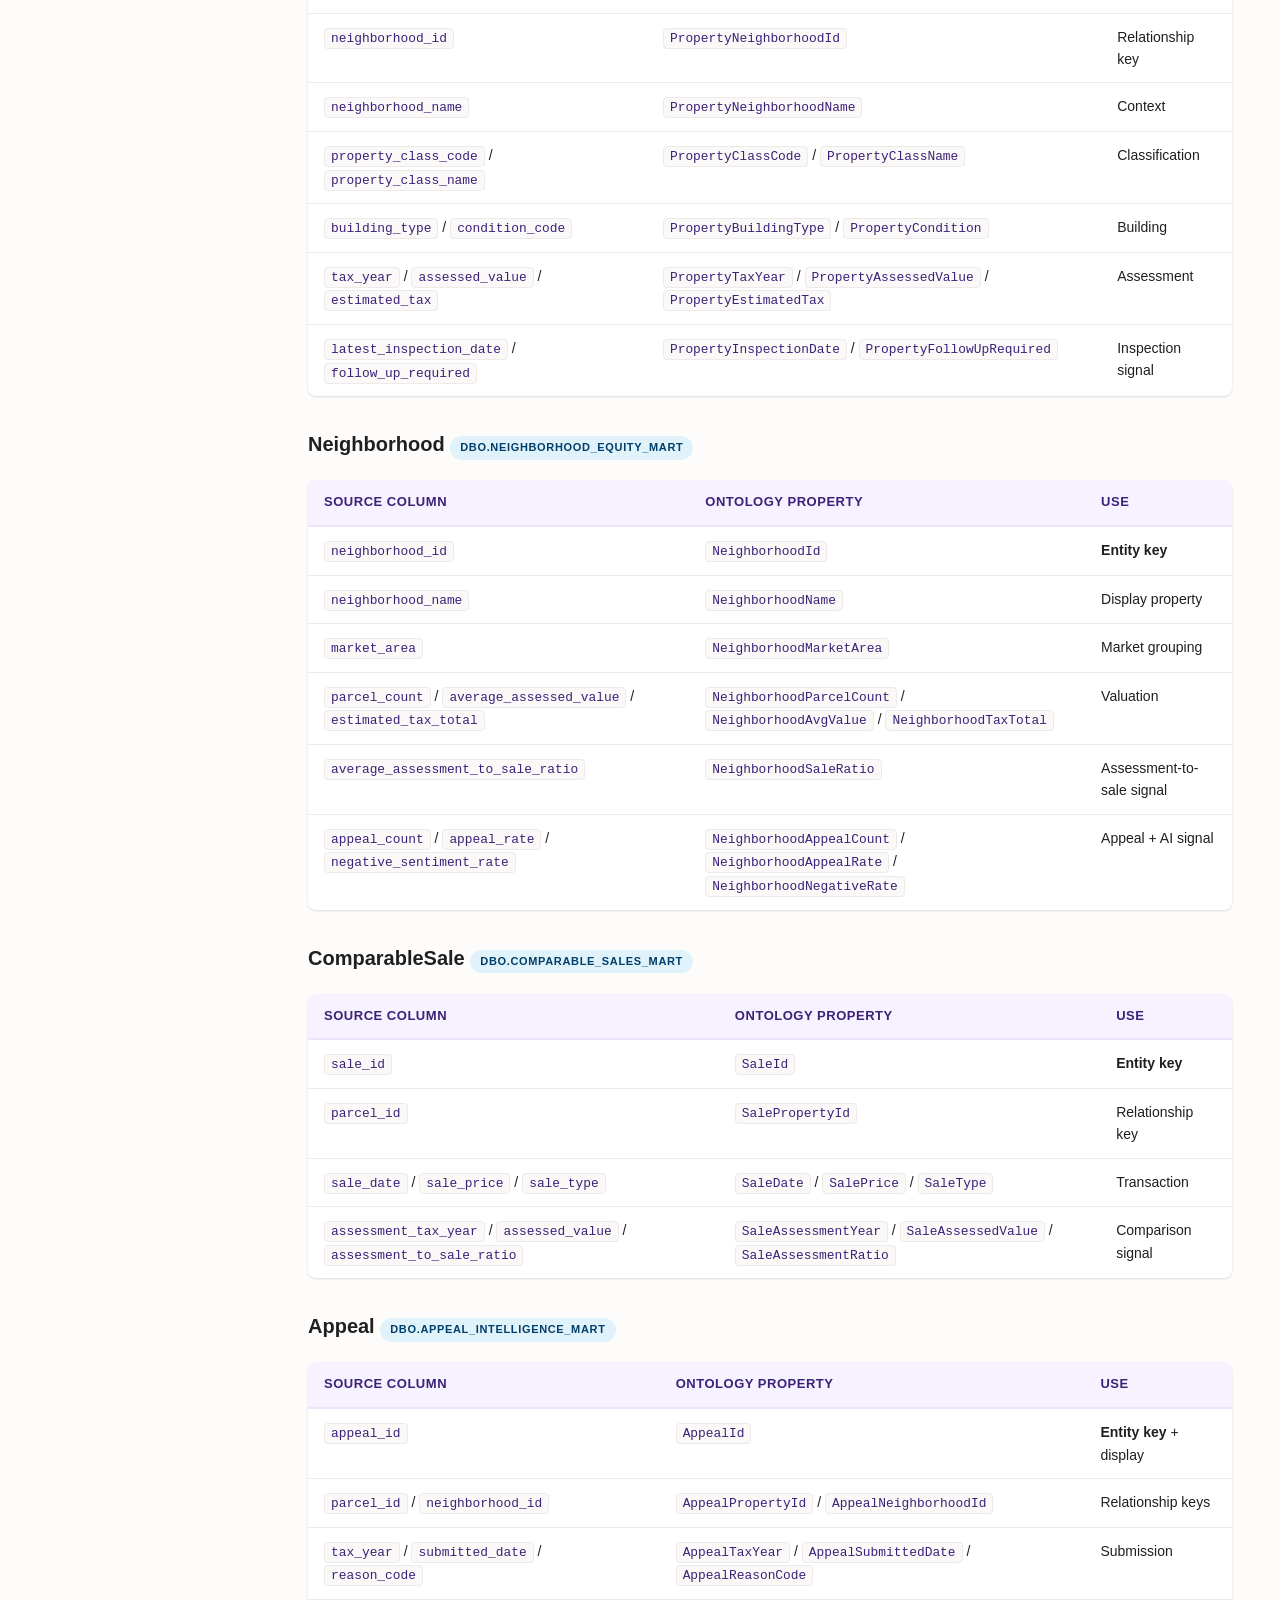
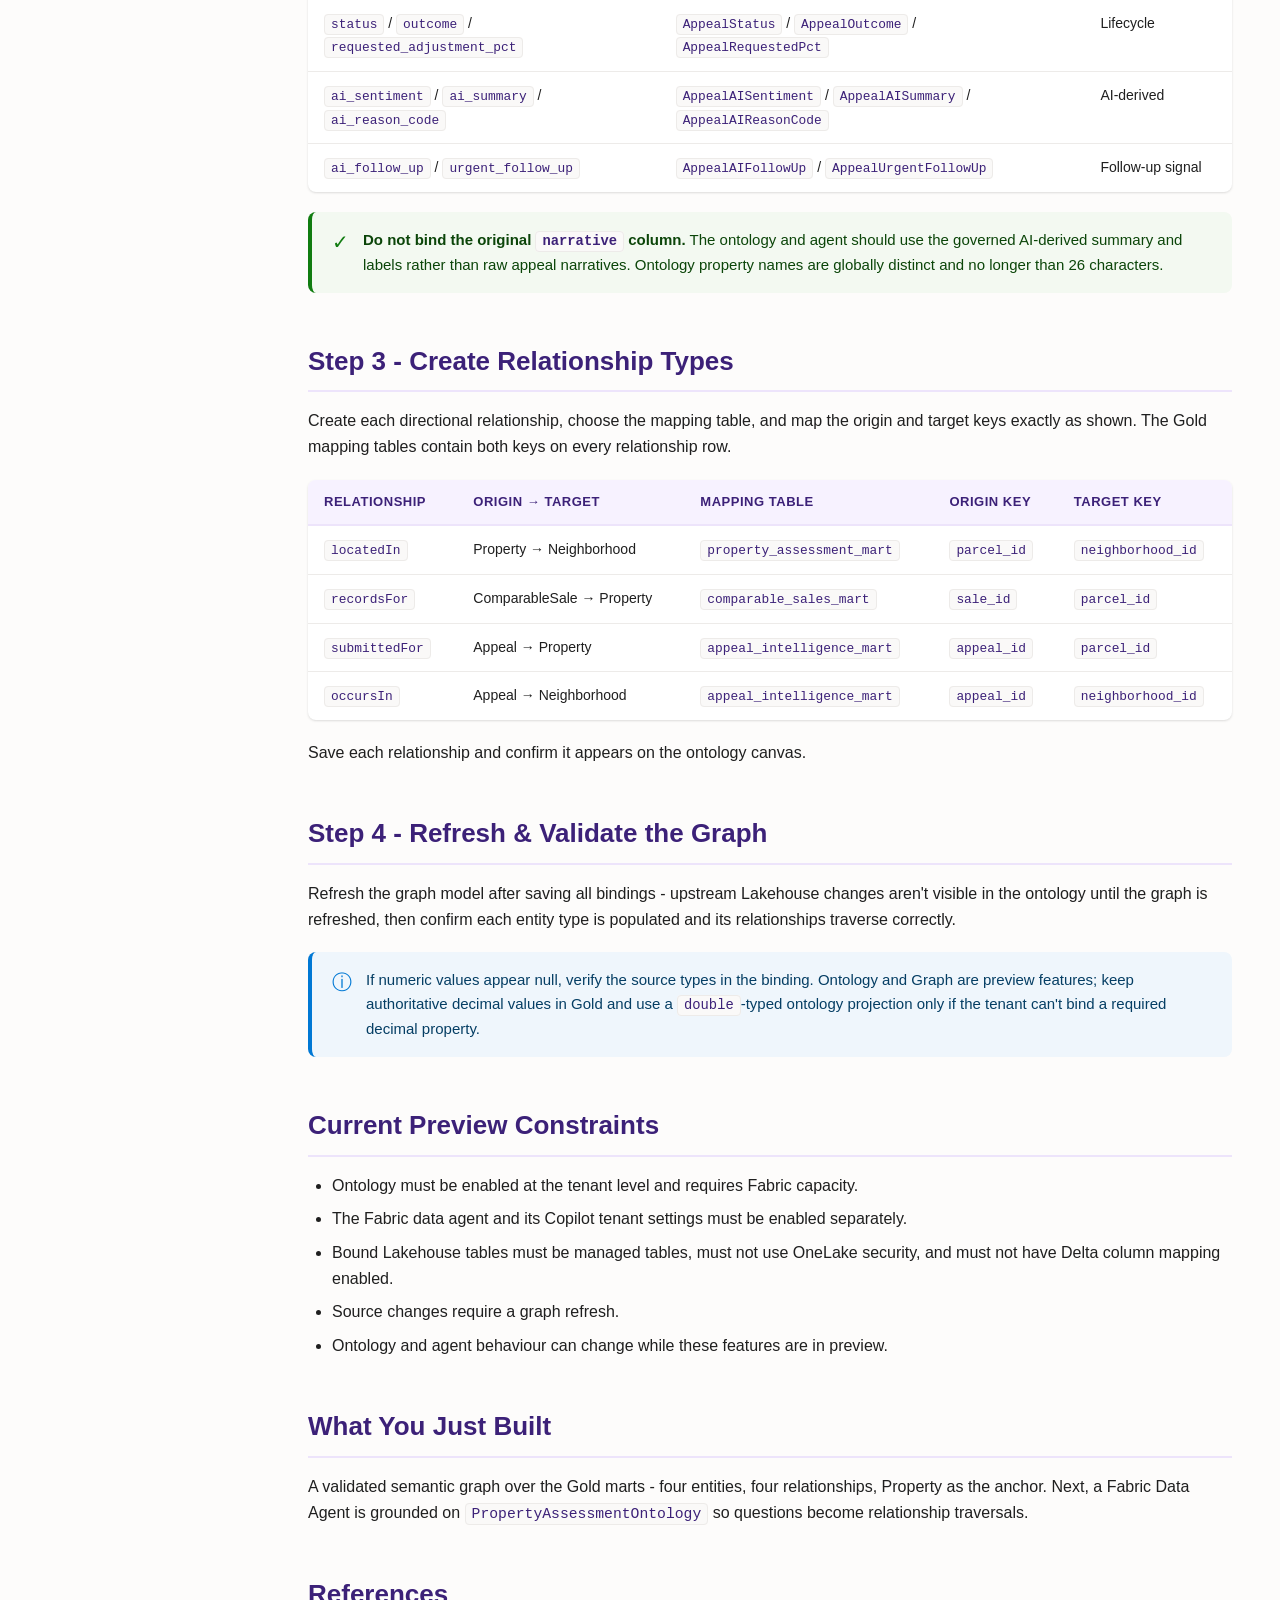
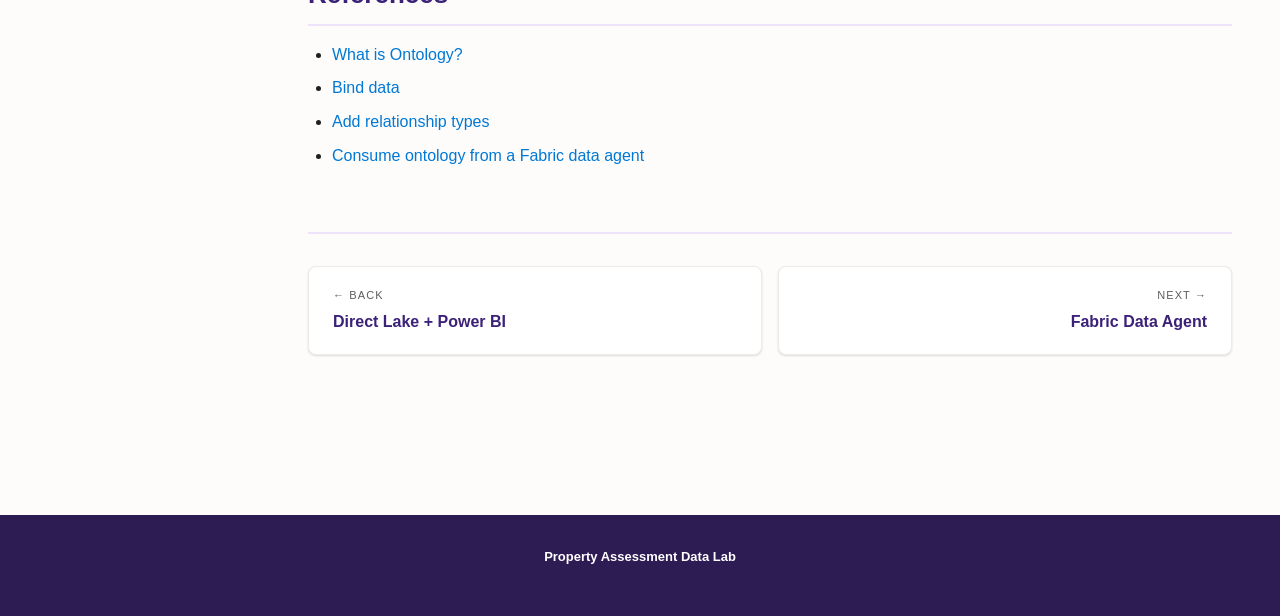
<file: module-7-ontologies.html>
<!DOCTYPE html>
<html lang="en">
<head>
    <meta charset="UTF-8" />
    <meta name="viewport" content="width=device-width, initial-scale=1.0" />
    <title>Model a Fabric Ontology - Property Assessment Lab</title>
    <link rel="stylesheet" href="assets/css/data-lab.css" />
    <script src="assets/js/print.js" defer></script>
</head>
<body>

<header class="site-header">
    <div class="brand">
        <img class="ms-logo" src="assets/images/logo-msft.svg" alt="Microsoft" />
        <div>
            <div class="event-title">Property Assessment Data Lab</div>
            <div class="event-subtitle">Sudsberry · Property Assessment on Microsoft Fabric</div>
        </div>
    </div>
    <div class="module-pill">Goal 4 · Gold</div>
</header>

<div class="page-wrap">

    <div class="module-hero">
        <div class="module-eyebrow">Goal 4 · Gold</div>
        <h1>Model a Fabric Ontology</h1>
        <p class="lead">
            Create a governed business vocabulary over the Gold marts before configuring the data agent. The
            <strong>ontology</strong> makes properties, neighbourhoods, sales, and appeals explicit business concepts and
            turns their shared keys into <strong>traversable relationships</strong> the agent can reason over.
        </p>
    </div>

    <div class="callout warning">
        <span class="callout-icon">⚠</span>
        <div class="callout-content">
            <strong>Preview prerequisites.</strong> Fabric Ontology is a preview capability in the Fabric IQ workload. Your tenant admin must enable the <strong>Ontology item (preview)</strong> setting, and the <strong>Fabric data agent</strong> tenant settings must be enabled before the data agent step. Complete <strong>notebook 4</strong> first so all four managed Gold Delta tables exist.
        </div>
    </div>

    <section id="objectives">
        <h2>Learning Objectives</h2>
        <ul>
            <li>Create a <code>PropertyAssessmentOntology</code> item bound <strong>directly from OneLake Gold</strong>.</li>
            <li>Define and bind four entity types (<code>Property</code>, <code>Neighborhood</code>, <code>ComparableSale</code>, <code>Appeal</code>).</li>
            <li>Create four directional relationships across the shared keys.</li>
            <li>Refresh and validate the graph so entity and relationship grounding works.</li>
        </ul>
    </section>

    <section id="step-1">
        <div class="nb-header">
            <h2>Step 1 - Create the Ontology <span class="pill ai">ONTOLOGY</span></h2>
            <a class="nb-download" href="assets/notebooks/nb5-property-assessment-data-agent-lab.ipynb" download>&#11015; Download notebook 5</a>
        </div>
        <ol class="step-list">
            <li>
                <h3 class="step-title">Create the item from OneLake</h3>
                <div class="step-body">
                    <p>In the Fabric workspace, select <strong>New item</strong> &rarr; <strong>Ontology</strong>. Name it <code>PropertyAssessmentOntology</code> - ontology item names support letters, numbers, and underscores; no spaces or dashes.</p>
                    <p>Choose to build <strong>directly from OneLake</strong>. <em>Do not</em> generate the ontology from the semantic model.</p>
                    <div class="callout info">
                        <span class="callout-icon">ⓘ</span>
                        <div class="callout-content">
                            Direct OneLake binding is intentional. It exposes the entity keys, property bindings, and relationship mappings that an automatically generated model would hide from the exercise.
                        </div>
                    </div>
                </div>
            </li>
        </ol>
    </section>

    <section id="step-2">
        <h2>Step 2 - Create &amp; Bind Entity Types</h2>
        <p>For each entity, select <strong>Bind data</strong>, browse to <code>GoldLakehouse</code>, choose the table in the <code>dbo</code> schema, map the listed properties, define the entity key, and set the display property. Keep the source columns unchanged.</p>

        <h3>Property <span class="pill lakehouse">dbo.property_assessment_mart</span></h3>
        <table>
            <thead><tr><th>Source column</th><th>Ontology property</th><th>Use</th></tr></thead>
            <tbody>
                <tr><td><code>parcel_id</code></td><td><code>PropertyId</code></td><td><strong>Entity key</strong></td></tr>
                <tr><td><code>parcel_number</code></td><td><code>PropertyNumber</code></td><td>Display property</td></tr>
                <tr><td><code>synthetic_address</code></td><td><code>PropertyAddress</code></td><td>Location label</td></tr>
                <tr><td><code>neighborhood_id</code></td><td><code>PropertyNeighborhoodId</code></td><td>Relationship key</td></tr>
                <tr><td><code>neighborhood_name</code></td><td><code>PropertyNeighborhoodName</code></td><td>Context</td></tr>
                <tr><td><code>property_class_code</code> / <code>property_class_name</code></td><td><code>PropertyClassCode</code> / <code>PropertyClassName</code></td><td>Classification</td></tr>
                <tr><td><code>building_type</code> / <code>condition_code</code></td><td><code>PropertyBuildingType</code> / <code>PropertyCondition</code></td><td>Building</td></tr>
                <tr><td><code>tax_year</code> / <code>assessed_value</code> / <code>estimated_tax</code></td><td><code>PropertyTaxYear</code> / <code>PropertyAssessedValue</code> / <code>PropertyEstimatedTax</code></td><td>Assessment</td></tr>
                <tr><td><code>latest_inspection_date</code> / <code>follow_up_required</code></td><td><code>PropertyInspectionDate</code> / <code>PropertyFollowUpRequired</code></td><td>Inspection signal</td></tr>
            </tbody>
        </table>

        <h3>Neighborhood <span class="pill lakehouse">dbo.neighborhood_equity_mart</span></h3>
        <table>
            <thead><tr><th>Source column</th><th>Ontology property</th><th>Use</th></tr></thead>
            <tbody>
                <tr><td><code>neighborhood_id</code></td><td><code>NeighborhoodId</code></td><td><strong>Entity key</strong></td></tr>
                <tr><td><code>neighborhood_name</code></td><td><code>NeighborhoodName</code></td><td>Display property</td></tr>
                <tr><td><code>market_area</code></td><td><code>NeighborhoodMarketArea</code></td><td>Market grouping</td></tr>
                <tr><td><code>parcel_count</code> / <code>average_assessed_value</code> / <code>estimated_tax_total</code></td><td><code>NeighborhoodParcelCount</code> / <code>NeighborhoodAvgValue</code> / <code>NeighborhoodTaxTotal</code></td><td>Valuation</td></tr>
                <tr><td><code>average_assessment_to_sale_ratio</code></td><td><code>NeighborhoodSaleRatio</code></td><td>Assessment-to-sale signal</td></tr>
                <tr><td><code>appeal_count</code> / <code>appeal_rate</code> / <code>negative_sentiment_rate</code></td><td><code>NeighborhoodAppealCount</code> / <code>NeighborhoodAppealRate</code> / <code>NeighborhoodNegativeRate</code></td><td>Appeal + AI signal</td></tr>
            </tbody>
        </table>

        <h3>ComparableSale <span class="pill lakehouse">dbo.comparable_sales_mart</span></h3>
        <table>
            <thead><tr><th>Source column</th><th>Ontology property</th><th>Use</th></tr></thead>
            <tbody>
                <tr><td><code>sale_id</code></td><td><code>SaleId</code></td><td><strong>Entity key</strong></td></tr>
                <tr><td><code>parcel_id</code></td><td><code>SalePropertyId</code></td><td>Relationship key</td></tr>
                <tr><td><code>sale_date</code> / <code>sale_price</code> / <code>sale_type</code></td><td><code>SaleDate</code> / <code>SalePrice</code> / <code>SaleType</code></td><td>Transaction</td></tr>
                <tr><td><code>assessment_tax_year</code> / <code>assessed_value</code> / <code>assessment_to_sale_ratio</code></td><td><code>SaleAssessmentYear</code> / <code>SaleAssessedValue</code> / <code>SaleAssessmentRatio</code></td><td>Comparison signal</td></tr>
            </tbody>
        </table>

        <h3>Appeal <span class="pill lakehouse">dbo.appeal_intelligence_mart</span></h3>
        <table>
            <thead><tr><th>Source column</th><th>Ontology property</th><th>Use</th></tr></thead>
            <tbody>
                <tr><td><code>appeal_id</code></td><td><code>AppealId</code></td><td><strong>Entity key</strong> + display</td></tr>
                <tr><td><code>parcel_id</code> / <code>neighborhood_id</code></td><td><code>AppealPropertyId</code> / <code>AppealNeighborhoodId</code></td><td>Relationship keys</td></tr>
                <tr><td><code>tax_year</code> / <code>submitted_date</code> / <code>reason_code</code></td><td><code>AppealTaxYear</code> / <code>AppealSubmittedDate</code> / <code>AppealReasonCode</code></td><td>Submission</td></tr>
                <tr><td><code>status</code> / <code>outcome</code> / <code>requested_adjustment_pct</code></td><td><code>AppealStatus</code> / <code>AppealOutcome</code> / <code>AppealRequestedPct</code></td><td>Lifecycle</td></tr>
                <tr><td><code>ai_sentiment</code> / <code>ai_summary</code> / <code>ai_reason_code</code></td><td><code>AppealAISentiment</code> / <code>AppealAISummary</code> / <code>AppealAIReasonCode</code></td><td>AI-derived</td></tr>
                <tr><td><code>ai_follow_up</code> / <code>urgent_follow_up</code></td><td><code>AppealAIFollowUp</code> / <code>AppealUrgentFollowUp</code></td><td>Follow-up signal</td></tr>
            </tbody>
        </table>

        <div class="callout tip">
            <span class="callout-icon">✓</span>
            <div class="callout-content">
                <strong>Do not bind the original <code>narrative</code> column.</strong> The ontology and agent should use the governed AI-derived summary and labels rather than raw appeal narratives. Ontology property names are globally distinct and no longer than 26 characters.
            </div>
        </div>
    </section>

    <section id="step-3">
        <h2>Step 3 - Create Relationship Types</h2>
        <p>Create each directional relationship, choose the mapping table, and map the origin and target keys exactly as shown. The Gold mapping tables contain both keys on every relationship row.</p>
        <table>
            <thead><tr><th>Relationship</th><th>Origin → Target</th><th>Mapping table</th><th>Origin key</th><th>Target key</th></tr></thead>
            <tbody>
                <tr><td><code>locatedIn</code></td><td>Property → Neighborhood</td><td><code>property_assessment_mart</code></td><td><code>parcel_id</code></td><td><code>neighborhood_id</code></td></tr>
                <tr><td><code>recordsFor</code></td><td>ComparableSale → Property</td><td><code>comparable_sales_mart</code></td><td><code>sale_id</code></td><td><code>parcel_id</code></td></tr>
                <tr><td><code>submittedFor</code></td><td>Appeal → Property</td><td><code>appeal_intelligence_mart</code></td><td><code>appeal_id</code></td><td><code>parcel_id</code></td></tr>
                <tr><td><code>occursIn</code></td><td>Appeal → Neighborhood</td><td><code>appeal_intelligence_mart</code></td><td><code>appeal_id</code></td><td><code>neighborhood_id</code></td></tr>
            </tbody>
        </table>
        <p>Save each relationship and confirm it appears on the ontology canvas.</p>
    </section>

    <section id="step-4">
        <h2>Step 4 - Refresh &amp; Validate the Graph</h2>
        <p>Refresh the graph model after saving all bindings - upstream Lakehouse changes aren't visible in the ontology until the graph is refreshed, then confirm each entity type is populated and its relationships traverse correctly.</p>
        <div class="callout info">
            <span class="callout-icon">ⓘ</span>
            <div class="callout-content">
                If numeric values appear null, verify the source types in the binding. Ontology and Graph are preview features; keep authoritative decimal values in Gold and use a <code>double</code>-typed ontology projection only if the tenant can't bind a required decimal property.
            </div>
        </div>
    </section>

    <section id="constraints">
        <h2>Current Preview Constraints</h2>
        <ul>
            <li>Ontology must be enabled at the tenant level and requires Fabric capacity.</li>
            <li>The Fabric data agent and its Copilot tenant settings must be enabled separately.</li>
            <li>Bound Lakehouse tables must be managed tables, must not use OneLake security, and must not have Delta column mapping enabled.</li>
            <li>Source changes require a graph refresh.</li>
            <li>Ontology and agent behaviour can change while these features are in preview.</li>
        </ul>
    </section>

    <section id="recap">
        <h2>What You Just Built</h2>
        <p>A validated semantic graph over the Gold marts - four entities, four relationships, Property as the anchor. Next, a Fabric Data Agent is grounded on <code>PropertyAssessmentOntology</code> so questions become relationship traversals.</p>
    </section>

    <section id="references">
        <h2>References</h2>
        <ul>
            <li><a href="https://learn.microsoft.com/en-us/fabric/iq/ontology/overview" target="_blank" rel="noopener">What is Ontology?</a></li>
            <li><a href="https://learn.microsoft.com/en-us/fabric/iq/ontology/how-to-bind-data" target="_blank" rel="noopener">Bind data</a></li>
            <li><a href="https://learn.microsoft.com/en-us/fabric/iq/ontology/how-to-create-relationship-types" target="_blank" rel="noopener">Add relationship types</a></li>
            <li><a href="https://learn.microsoft.com/en-us/fabric/iq/ontology/tutorial-4-create-data-agent" target="_blank" rel="noopener">Consume ontology from a Fabric data agent</a></li>
        </ul>
    </section>

    <nav class="module-nav">
        <a class="nav-card" href="module-6-direct-lake.html">
            <div class="nav-direction">← Back</div>
            <div class="nav-title">Direct Lake + Power BI</div>
        </a>
        <a class="nav-card next" href="module-8-data-agents.html">
            <div class="nav-direction">Next →</div>
            <div class="nav-title">Fabric Data Agent</div>
        </a>
    </nav>

</div>

<footer class="site-footer">
    <p><span class="footer-brand">Property Assessment Data Lab</span></p>
</footer>

</body>
</html>
</file>
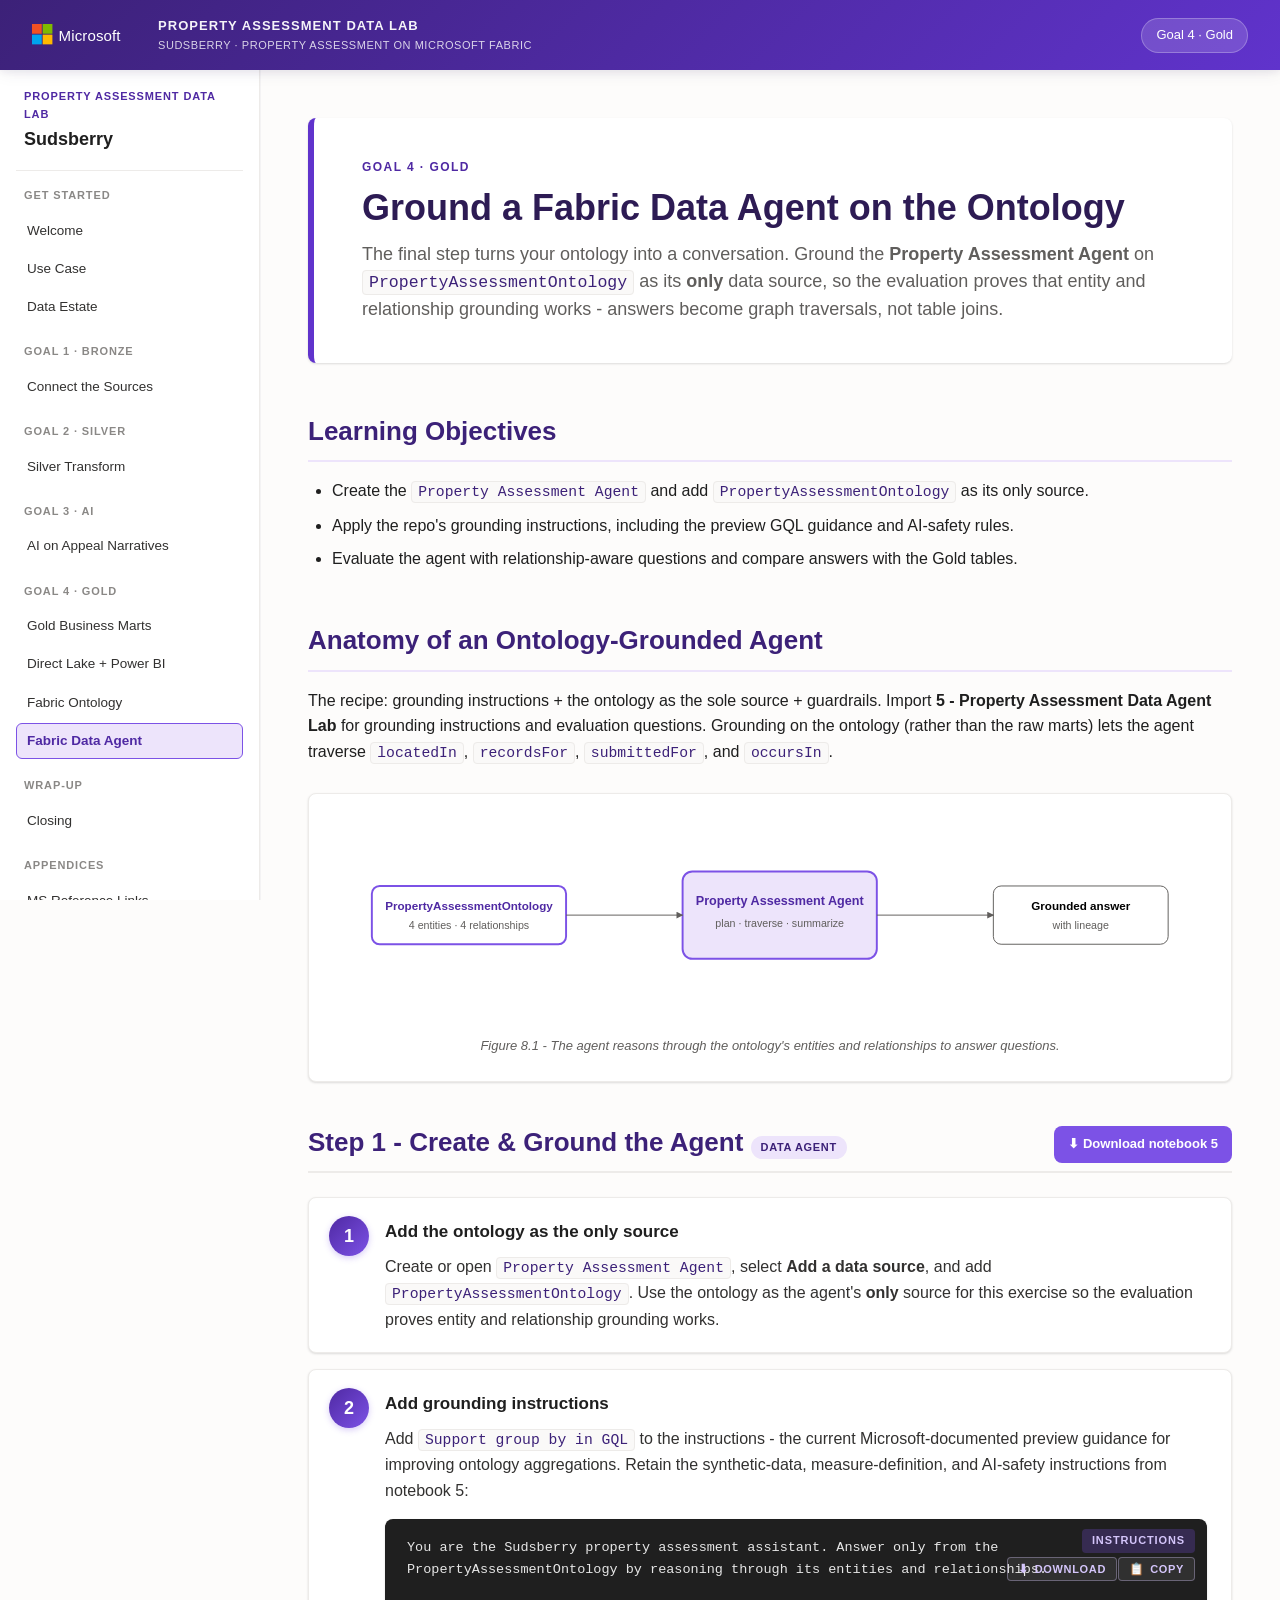
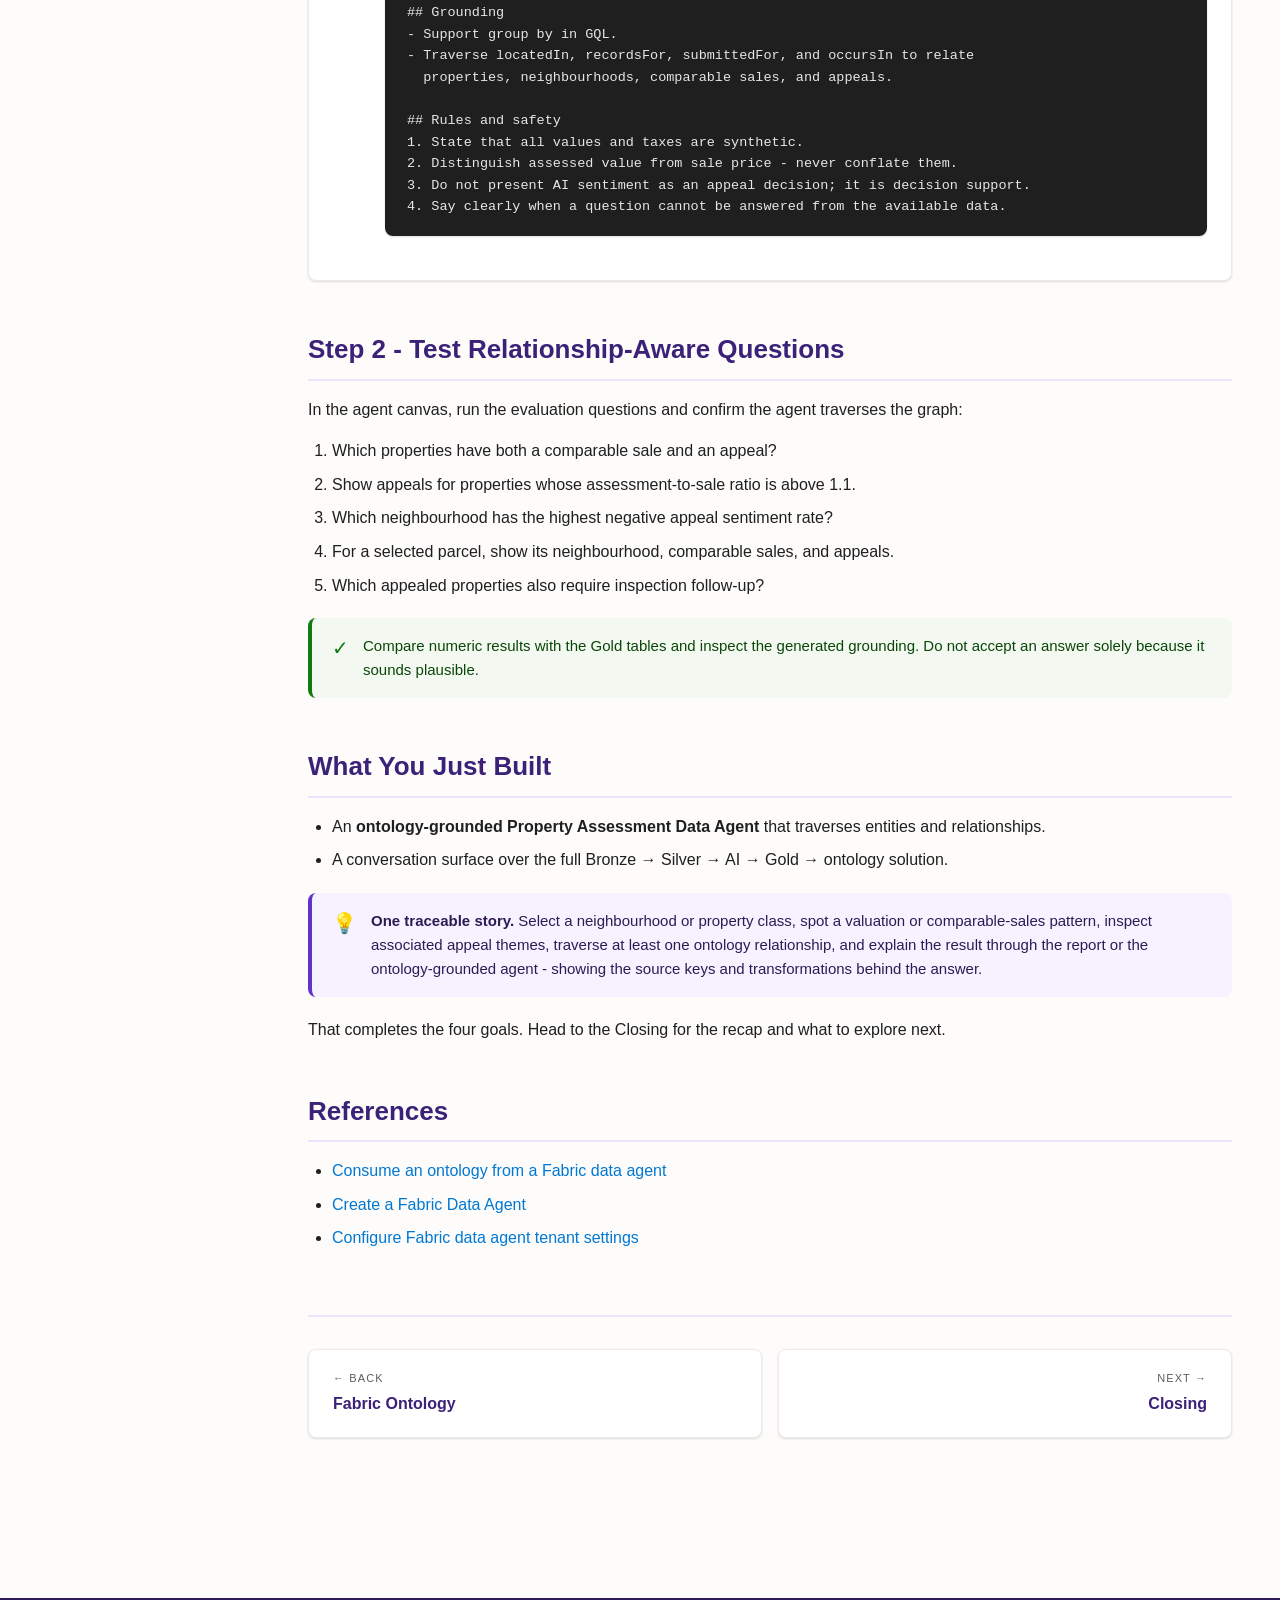
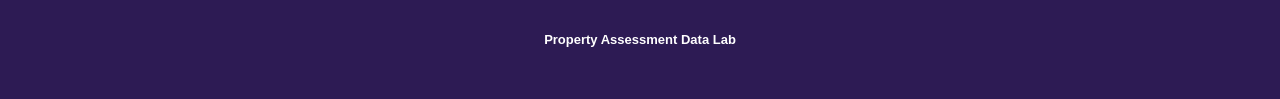
<file: module-8-data-agents.html>
<!DOCTYPE html>
<html lang="en">
<head>
    <meta charset="UTF-8" />
    <meta name="viewport" content="width=device-width, initial-scale=1.0" />
    <title>Ontology-Grounded Data Agent - Property Assessment Lab</title>
    <link rel="stylesheet" href="assets/css/data-lab.css" />
    <script src="assets/js/print.js" defer></script>
</head>
<body>

<header class="site-header">
    <div class="brand">
        <img class="ms-logo" src="assets/images/logo-msft.svg" alt="Microsoft" />
        <div>
            <div class="event-title">Property Assessment Data Lab</div>
            <div class="event-subtitle">Sudsberry · Property Assessment on Microsoft Fabric</div>
        </div>
    </div>
    <div class="module-pill">Goal 4 · Gold</div>
</header>

<div class="page-wrap">

    <div class="module-hero">
        <div class="module-eyebrow">Goal 4 · Gold</div>
        <h1>Ground a Fabric Data Agent on the Ontology</h1>
        <p class="lead">
            The final step turns your ontology into a conversation. Ground the <strong>Property Assessment Agent</strong>
            on <code>PropertyAssessmentOntology</code> as its <strong>only</strong> data source, so the evaluation proves
            that entity and relationship grounding works - answers become graph traversals, not table joins.
        </p>
    </div>

    <section id="objectives">
        <h2>Learning Objectives</h2>
        <ul>
            <li>Create the <code>Property Assessment Agent</code> and add <code>PropertyAssessmentOntology</code> as its only source.</li>
            <li>Apply the repo's grounding instructions, including the preview GQL guidance and AI-safety rules.</li>
            <li>Evaluate the agent with relationship-aware questions and compare answers with the Gold tables.</li>
        </ul>
    </section>

    <section id="anatomy">
        <h2>Anatomy of an Ontology-Grounded Agent</h2>
        <p>The recipe: grounding instructions + the ontology as the sole source + guardrails. Import <strong>5 - Property Assessment Data Agent Lab</strong> for grounding instructions and evaluation questions. Grounding on the ontology (rather than the raw marts) lets the agent traverse <code>locatedIn</code>, <code>recordsFor</code>, <code>submittedFor</code>, and <code>occursIn</code>.</p>

        <div class="diagram">
            <svg viewBox="0 0 900 200" xmlns="http://www.w3.org/2000/svg" font-family="Segoe UI, sans-serif" style="max-width:100%;">
                <defs>
                    <marker id="arrA" viewBox="0 0 10 10" refX="9" refY="5" markerWidth="7" markerHeight="7" orient="auto"><path d="M 0 0 L 10 5 L 0 10 z" fill="#605e5c"/></marker>
                </defs>
                <rect x="40"  y="70" width="200" height="60" rx="8" fill="#fff" stroke="#7c52e6" stroke-width="2"/>
                <text x="140" y="95"  font-size="12" font-weight="600" text-anchor="middle" fill="#4f29a3">PropertyAssessmentOntology</text>
                <text x="140" y="114" font-size="11" fill="#605e5c" text-anchor="middle">4 entities · 4 relationships</text>

                <rect x="360" y="55" width="200" height="90" rx="10" fill="#ede4fb" stroke="#7c52e6" stroke-width="2"/>
                <text x="460" y="90"  font-size="13" font-weight="700" fill="#4f29a3" text-anchor="middle">Property Assessment Agent</text>
                <text x="460" y="112" font-size="11" fill="#605e5c" text-anchor="middle">plan · traverse · summarize</text>

                <rect x="680" y="70" width="180" height="60" rx="8" fill="#fff" stroke="#605e5c"/>
                <text x="770" y="95"  font-size="12" font-weight="600" text-anchor="middle">Grounded answer</text>
                <text x="770" y="114" font-size="11" fill="#605e5c" text-anchor="middle">with lineage</text>

                <line x1="240" y1="100" x2="360" y2="100" stroke="#605e5c" marker-end="url(#arrA)"/>
                <line x1="560" y1="100" x2="680" y2="100" stroke="#605e5c" marker-end="url(#arrA)"/>
            </svg>
            <div class="caption">Figure 8.1 - The agent reasons through the ontology's entities and relationships to answer questions.</div>
        </div>
    </section>

    <section id="step-1">
        <div class="nb-header">
            <h2>Step 1 - Create &amp; Ground the Agent <span class="pill ai">DATA AGENT</span></h2>
            <a class="nb-download" href="assets/notebooks/nb5-property-assessment-data-agent-lab.ipynb" download>&#11015; Download notebook 5</a>
        </div>
        <ol class="step-list">
            <li>
                <h3 class="step-title">Add the ontology as the only source</h3>
                <div class="step-body">
                    <p>Create or open <code>Property Assessment Agent</code>, select <strong>Add a data source</strong>, and add <code>PropertyAssessmentOntology</code>. Use the ontology as the agent's <strong>only</strong> source for this exercise so the evaluation proves entity and relationship grounding works.</p>
                </div>
            </li>
            <li>
                <h3 class="step-title">Add grounding instructions</h3>
                <div class="step-body">
                    <p>Add <code>Support group by in GQL</code> to the instructions - the current Microsoft-documented preview guidance for improving ontology aggregations. Retain the synthetic-data, measure-definition, and AI-safety instructions from notebook 5:</p>
<div class="code-block">
<span class="lang-badge">Instructions</span>
<pre><code>You are the Sudsberry property assessment assistant. Answer only from the
PropertyAssessmentOntology by reasoning through its entities and relationships.

## Grounding
- Support group by in GQL.
- Traverse locatedIn, recordsFor, submittedFor, and occursIn to relate
  properties, neighbourhoods, comparable sales, and appeals.

## Rules and safety
1. State that all values and taxes are synthetic.
2. Distinguish assessed value from sale price - never conflate them.
3. Do not present AI sentiment as an appeal decision; it is decision support.
4. Say clearly when a question cannot be answered from the available data.</code></pre>
</div>
                </div>
            </li>
        </ol>
    </section>

    <section id="step-2">
        <h2>Step 2 - Test Relationship-Aware Questions</h2>
        <div class="step-body">
            <p>In the agent canvas, run the evaluation questions and confirm the agent traverses the graph:</p>
            <ol>
                <li>Which properties have both a comparable sale and an appeal?</li>
                <li>Show appeals for properties whose assessment-to-sale ratio is above 1.1.</li>
                <li>Which neighbourhood has the highest negative appeal sentiment rate?</li>
                <li>For a selected parcel, show its neighbourhood, comparable sales, and appeals.</li>
                <li>Which appealed properties also require inspection follow-up?</li>
            </ol>
            <div class="callout tip">
                <span class="callout-icon">✓</span>
                <div class="callout-content">
                    Compare numeric results with the Gold tables and inspect the generated grounding. Do not accept an answer solely because it sounds plausible.
                </div>
            </div>
        </div>

    </section>

    <section id="recap">
        <h2>What You Just Built</h2>
        <ul>
            <li>An <strong>ontology-grounded Property Assessment Data Agent</strong> that traverses entities and relationships.</li>
            <li>A conversation surface over the full Bronze &rarr; Silver &rarr; AI &rarr; Gold &rarr; ontology solution.</li>
        </ul>
        <div class="callout purple">
            <span class="callout-icon">💡</span>
            <div class="callout-content">
                <strong>One traceable story.</strong> Select a neighbourhood or property class, spot a valuation or comparable-sales pattern, inspect associated appeal themes, traverse at least one ontology relationship, and explain the result through the report or the ontology-grounded agent - showing the source keys and transformations behind the answer.
            </div>
        </div>
        <p>That completes the four goals. Head to the Closing for the recap and what to explore next.</p>
    </section>

    <section id="references">
        <h2>References</h2>
        <ul>
            <li><a href="https://learn.microsoft.com/en-us/fabric/iq/ontology/tutorial-4-create-data-agent" target="_blank" rel="noopener">Consume an ontology from a Fabric data agent</a></li>
            <li><a href="https://learn.microsoft.com/en-us/fabric/data-science/how-to-create-data-agent" target="_blank" rel="noopener">Create a Fabric Data Agent</a></li>
            <li><a href="https://learn.microsoft.com/en-us/fabric/data-science/data-agent-tenant-settings" target="_blank" rel="noopener">Configure Fabric data agent tenant settings</a></li>
        </ul>
    </section>

    <nav class="module-nav">
        <a class="nav-card" href="module-7-ontologies.html">
            <div class="nav-direction">← Back</div>
            <div class="nav-title">Fabric Ontology</div>
        </a>
        <a class="nav-card next" href="closing.html">
            <div class="nav-direction">Next →</div>
            <div class="nav-title">Closing</div>
        </a>
    </nav>

</div>

<footer class="site-footer">
    <p><span class="footer-brand">Property Assessment Data Lab</span></p>
</footer>

</body>
</html>
</file>
<file: assets/css/data-lab.css>
/* =================================================================
   Property Assessment Data Lab Guide
   Brand stylesheet
   ================================================================= */

:root {
    /* Data Lab palette (purple primary) */
    --ms-purple-900: #2d1b54;
    --ms-purple-800: #3c2178;
    --ms-purple-700: #4f29a3;
    --ms-purple-600: #6033cc;
    --ms-purple-500: #7c52e6;
    --ms-purple-100: #ede4fb;
    --ms-purple-50:  #f7f2ff;

    /* Microsoft Fabric accent */
    --fabric-teal: #0078d4;
    --fabric-teal-dark: #005a9e;
    --fabric-cyan: #00b7c3;

    /* Status colors */
    --success: #107c10;
    --warning: #f7630c;
    --danger:  #d13438;
    --info:    #0078d4;

    /* Neutrals */
    --gray-900: #1f1f1f;
    --gray-800: #323130;
    --gray-700: #605e5c;
    --gray-600: #8a8886;
    --gray-300: #d2d0ce;
    --gray-200: #edebe9;
    --gray-100: #faf9f8;
    --gray-50:  #fdfcfb;
    --white:    #ffffff;

    /* Type scale */
    --font-sans: "Segoe UI", "Segoe UI Variable", -apple-system, BlinkMacSystemFont, Roboto, Helvetica, Arial, sans-serif;
    --font-mono: "Cascadia Code", "Cascadia Mono", "Consolas", "Courier New", monospace;

    /* Layout */
    --content-max: 1600px;
    --radius: 8px;
    --shadow-sm: 0 1px 2px rgba(0, 0, 0, 0.06), 0 1px 3px rgba(0, 0, 0, 0.08);
    --shadow-md: 0 2px 8px rgba(45, 27, 84, 0.08), 0 4px 16px rgba(45, 27, 84, 0.06);
    --shadow-lg: 0 8px 24px rgba(45, 27, 84, 0.12), 0 16px 48px rgba(45, 27, 84, 0.10);
}

/* ---------- Reset & base ---------- */
*, *::before, *::after { box-sizing: border-box; }

html { scroll-behavior: smooth; }

body {
    margin: 0;
    font-family: var(--font-sans);
    font-size: 16px;
    line-height: 1.6;
    color: var(--gray-900);
    background: var(--gray-50);
    -webkit-font-smoothing: antialiased;
}

/* ---------- Header bar ---------- */
.site-header {
    background: linear-gradient(135deg, var(--ms-purple-800) 0%, var(--ms-purple-600) 100%);
    color: var(--white);
    padding: 16px 32px;
    display: flex;
    align-items: center;
    justify-content: space-between;
    box-shadow: var(--shadow-md);
    position: sticky;
    top: 0;
    z-index: 100;
}

.site-header .brand {
    display: flex;
    align-items: center;
    gap: 16px;
}

.site-header .ms-logo {
    width: 110px;
    height: auto;
}

.site-header .event-title {
    font-size: 13px;
    font-weight: 600;
    text-transform: uppercase;
    letter-spacing: 0.08em;
    opacity: 0.95;
}

.site-header .event-subtitle {
    font-size: 11px;
    font-weight: 400;
    opacity: 0.8;
    text-transform: uppercase;
    letter-spacing: 0.05em;
}

.site-header .module-pill {
    background: rgba(255, 255, 255, 0.15);
    border: 1px solid rgba(255, 255, 255, 0.25);
    padding: 6px 14px;
    border-radius: 999px;
    font-size: 13px;
    font-weight: 500;
}

/* ---------- Page layout ---------- */
.page-wrap {
    max-width: var(--content-max);
    margin: 0 auto;
    padding: 48px 48px 96px;
}

.page-wrap.wide {
    max-width: 100%;
}

/* ---------- Module hero ---------- */
.module-hero {
    background: var(--white);
    border-radius: var(--radius);
    padding: 40px 48px;
    margin-bottom: 32px;
    box-shadow: var(--shadow-sm);
    border-left: 6px solid var(--ms-purple-600);
}

.module-hero .module-eyebrow {
    color: var(--ms-purple-700);
    font-size: 12px;
    font-weight: 700;
    text-transform: uppercase;
    letter-spacing: 0.12em;
    margin-bottom: 8px;
}

.module-hero h1 {
    margin: 0 0 12px;
    font-size: 36px;
    font-weight: 600;
    color: var(--ms-purple-900);
    line-height: 1.2;
}

.module-hero .lead {
    font-size: 18px;
    color: var(--gray-700);
    margin: 0;
    line-height: 1.5;
}

.module-meta {
    display: flex;
    gap: 24px;
    margin-top: 24px;
    padding-top: 20px;
    border-top: 1px solid var(--gray-200);
    flex-wrap: wrap;
}

.module-meta .meta-item {
    display: flex;
    align-items: center;
    gap: 8px;
    font-size: 14px;
    color: var(--gray-700);
}

.module-meta .meta-item strong {
    color: var(--gray-900);
    font-weight: 600;
}

.module-meta .meta-icon {
    color: var(--ms-purple-600);
    font-size: 18px;
}

/* ---------- Section ---------- */
section { margin-bottom: 40px; }

h2 {
    font-size: 26px;
    font-weight: 600;
    color: var(--ms-purple-800);
    margin: 48px 0 16px;
    padding-bottom: 8px;
    border-bottom: 2px solid var(--ms-purple-100);
}

h3 {
    font-size: 20px;
    font-weight: 600;
    color: var(--gray-900);
    margin: 32px 0 12px;
}

h4 {
    font-size: 16px;
    font-weight: 600;
    color: var(--ms-purple-700);
    margin: 24px 0 8px;
    text-transform: uppercase;
    letter-spacing: 0.04em;
}

p { margin: 0 0 16px; }

ul, ol { padding-left: 24px; margin: 0 0 16px; }
li { margin-bottom: 8px; }

a {
    color: var(--fabric-teal);
    text-decoration: none;
    border-bottom: 1px solid transparent;
    transition: border-color 0.15s ease;
}
a:hover { border-bottom-color: var(--fabric-teal); }

/* ---------- Code ---------- */
code {
    font-family: var(--font-mono);
    font-size: 0.92em;
    background: var(--gray-100);
    color: var(--ms-purple-800);
    padding: 2px 6px;
    border-radius: 4px;
    border: 1px solid var(--gray-200);
}

pre {
    font-family: var(--font-mono);
    font-size: 13.5px;
    line-height: 1.6;
    background: var(--gray-900);
    color: #e6e6e6;
    padding: 18px 22px;
    border-radius: var(--radius);
    overflow-x: auto;
    margin: 16px 0 24px;
    box-shadow: var(--shadow-sm);
}

pre code {
    background: none;
    color: inherit;
    padding: 0;
    border: none;
    font-size: inherit;
}

/* Language badge on code blocks */
.code-block {
    position: relative;
    margin: 16px 0 24px;
}
.code-block .lang-badge {
    position: absolute;
    top: 10px;
    right: 12px;
    font-size: 11px;
    text-transform: uppercase;
    letter-spacing: 0.08em;
    background: rgba(124, 82, 230, 0.25);
    color: #d4c5fa;
    padding: 3px 10px;
    border-radius: 4px;
    font-family: var(--font-sans);
    font-weight: 600;
}
.code-block pre { margin: 0; }

/* Copilot prompt blocks: wrap the prose and start below the badge + buttons so nothing overlaps */
.code-block.prompt pre code { white-space: pre-wrap; word-break: break-word; }
.code-block.prompt pre { padding-top: 66px; }

/* Notebook heading with a "download the whole notebook" button on the right */
.nb-header {
    display: flex;
    align-items: flex-end;
    justify-content: space-between;
    gap: 16px;
    flex-wrap: nowrap;
    border-bottom: 2px solid var(--gray-200, #e6e3f0);
    margin: 32px 0 6px;
    padding-bottom: 8px;
}
.nb-header h2 { margin: 0; border-bottom: none; padding-bottom: 0; flex: 1 1 auto; min-width: 0; }
.nb-download {
    display: inline-flex;
    align-items: center;
    gap: 7px;
    white-space: nowrap;
    flex: 0 0 auto;
    background: #7c52e6;
    color: #fff;
    font-weight: 600;
    font-size: 13px;
    text-decoration: none;
    padding: 8px 14px;
    border-radius: 8px;
    transition: background 0.15s ease;
}
.nb-download:hover { background: #4f29a3; }
@media print { .nb-download { display: none; } }

/* Copy button on code blocks */
.code-block .copy-btn {
    position: absolute;
    top: 38px;
    right: 12px;
    display: inline-flex;
    align-items: center;
    gap: 6px;
    font-size: 11px;
    text-transform: uppercase;
    letter-spacing: 0.06em;
    background: rgba(255, 255, 255, 0.08);
    color: #d4c5fa;
    border: 1px solid rgba(212, 197, 250, 0.35);
    padding: 4px 10px;
    border-radius: 4px;
    font-family: var(--font-sans);
    font-weight: 600;
    cursor: pointer;
    transition: background 0.15s ease, color 0.15s ease, border-color 0.15s ease;
}
.code-block .copy-btn:hover {
    background: rgba(124, 82, 230, 0.35);
    color: #fff;
    border-color: rgba(212, 197, 250, 0.7);
}
.code-block .copy-btn.copied {
    background: rgba(76, 175, 80, 0.25);
    color: #c5f0c8;
    border-color: rgba(197, 240, 200, 0.5);
}
.code-block .copy-btn .copy-icon { font-size: 12px; }

/* Download button on code blocks - mirrors .copy-btn, sits to its left */
.code-block .download-btn {
    position: absolute;
    top: 38px;
    right: 90px;
    display: inline-flex;
    align-items: center;
    gap: 6px;
    font-size: 11px;
    text-transform: uppercase;
    letter-spacing: 0.06em;
    background: rgba(255, 255, 255, 0.08);
    color: #d4c5fa;
    border: 1px solid rgba(212, 197, 250, 0.35);
    padding: 4px 10px;
    border-radius: 4px;
    font-family: var(--font-sans);
    font-weight: 600;
    cursor: pointer;
    transition: background 0.15s ease, color 0.15s ease, border-color 0.15s ease;
}
.code-block .download-btn:hover {
    background: rgba(124, 82, 230, 0.35);
    color: #fff;
    border-color: rgba(212, 197, 250, 0.7);
}
.code-block .download-btn.downloaded {
    background: rgba(76, 175, 80, 0.25);
    color: #c5f0c8;
    border-color: rgba(197, 240, 200, 0.5);
}
.code-block .download-btn .dl-icon { font-size: 12px; }

@media print {
    .code-block .copy-btn,
    .code-block .download-btn { display: none; }
}

/* Support call-to-action button (additive; mirrors theme purple) */
.support-btn {
    display: inline-flex;
    align-items: center;
    gap: 8px;
    padding: 10px 18px;
    background: #7c52e6;
    color: #fff;
    border-radius: 8px;
    font-weight: 600;
    font-size: 14px;
    text-decoration: none;
    transition: background 0.15s ease;
}
.support-btn:hover { background: #4f29a3; }

/* ---------- Tables ---------- */
table {
    width: 100%;
    border-collapse: collapse;
    margin: 20px 0;
    font-size: 14px;
    background: var(--white);
    border-radius: var(--radius);
    overflow: hidden;
    box-shadow: var(--shadow-sm);
}

thead { background: var(--ms-purple-50); }

th {
    text-align: left;
    padding: 12px 16px;
    font-weight: 600;
    color: var(--ms-purple-800);
    border-bottom: 2px solid var(--ms-purple-100);
    font-size: 13px;
    text-transform: uppercase;
    letter-spacing: 0.04em;
}

td {
    padding: 12px 16px;
    border-bottom: 1px solid var(--gray-200);
    vertical-align: top;
}

tr:last-child td { border-bottom: none; }
tr:hover td { background: var(--gray-50); }

/* ---------- Steps ---------- */
.step-list {
    counter-reset: step-counter;
    list-style: none;
    padding: 0;
    margin: 24px 0;
}

.step-list > li {
    counter-increment: step-counter;
    background: var(--white);
    border: 1px solid var(--gray-200);
    border-radius: var(--radius);
    padding: 20px 24px 20px 76px;
    margin-bottom: 16px;
    position: relative;
    box-shadow: var(--shadow-sm);
    transition: box-shadow 0.15s ease;
}

.step-list > li:hover { box-shadow: var(--shadow-md); }

.step-list > li::before {
    content: counter(step-counter);
    position: absolute;
    left: 20px;
    top: 18px;
    width: 40px;
    height: 40px;
    border-radius: 50%;
    background: linear-gradient(135deg, var(--ms-purple-700), var(--ms-purple-500));
    color: var(--white);
    font-weight: 700;
    font-size: 18px;
    display: flex;
    align-items: center;
    justify-content: center;
    box-shadow: 0 2px 6px rgba(124, 82, 230, 0.3);
}

.step-list .step-title {
    font-weight: 600;
    font-size: 17px;
    color: var(--gray-900);
    margin: 0 0 8px;
}

.step-list .step-body { color: var(--gray-800); }
.step-list .step-body p:last-child { margin-bottom: 0; }

/* ---------- Callout boxes ---------- */
.callout {
    border-radius: var(--radius);
    padding: 16px 20px;
    margin: 20px 0;
    display: flex;
    gap: 14px;
    align-items: flex-start;
    border-left: 4px solid;
    font-size: 15px;
}

.callout .callout-icon {
    font-size: 20px;
    line-height: 1.4;
    flex-shrink: 0;
}

.callout .callout-content { flex: 1; }
.callout .callout-content p:last-child { margin-bottom: 0; }
.callout .callout-content strong { font-weight: 600; }

.callout.info {
    background: #eff6fc;
    border-color: var(--info);
    color: #053e64;
}
.callout.info .callout-icon { color: var(--info); }

.callout.tip {
    background: #f3f9f1;
    border-color: var(--success);
    color: #0b4509;
}
.callout.tip .callout-icon { color: var(--success); }

.callout.warning {
    background: #fff8f0;
    border-color: var(--warning);
    color: #6e3403;
}
.callout.warning .callout-icon { color: var(--warning); }

.callout.danger {
    background: #fdf3f4;
    border-color: var(--danger);
    color: #6e1b1d;
}
.callout.danger .callout-icon { color: var(--danger); }

.callout.purple {
    background: var(--ms-purple-50);
    border-color: var(--ms-purple-600);
    color: var(--ms-purple-900);
}
.callout.purple .callout-icon { color: var(--ms-purple-700); }

/* ---------- Validation block ---------- */
.validation {
    background: linear-gradient(135deg, #f3f9f1 0%, #ebf6e8 100%);
    border: 1px solid #b6dca8;
    border-radius: var(--radius);
    padding: 20px 24px;
    margin: 24px 0;
}
.validation h4 {
    color: var(--success);
    margin-top: 0;
}
.validation h4::before {
    content: "✓ ";
    font-weight: 900;
}

/* ---------- Screenshot frame ---------- */
.screenshot {
    margin: 24px 0;
    border-radius: var(--radius);
    overflow: hidden;
    box-shadow: var(--shadow-md);
    border: 1px solid var(--gray-200);
    background: var(--white);
}

.screenshot img {
    width: 100%;
    display: block;
}

.screenshot .caption {
    padding: 12px 18px;
    background: var(--gray-100);
    font-size: 13px;
    color: var(--gray-700);
    border-top: 1px solid var(--gray-200);
}

.screenshot.placeholder .placeholder-body {
    aspect-ratio: 16 / 9;
    background: repeating-linear-gradient(
        45deg,
        var(--ms-purple-50),
        var(--ms-purple-50) 10px,
        var(--white) 10px,
        var(--white) 20px
    );
    display: flex;
    align-items: center;
    justify-content: center;
    flex-direction: column;
    gap: 10px;
    color: var(--ms-purple-700);
    text-align: center;
    padding: 24px;
}

.screenshot.placeholder .placeholder-body .ph-icon {
    font-size: 40px;
    opacity: 0.6;
}

.screenshot.placeholder .placeholder-body .ph-title {
    font-weight: 600;
    font-size: 16px;
}

.screenshot.placeholder .placeholder-body .ph-meta {
    font-size: 12px;
    color: var(--gray-700);
    font-family: var(--font-mono);
    background: rgba(255, 255, 255, 0.8);
    padding: 4px 10px;
    border-radius: 4px;
}

/* ---------- Architecture diagram frame ---------- */
.diagram {
    margin: 28px 0;
    background: var(--white);
    border-radius: var(--radius);
    padding: 24px;
    box-shadow: var(--shadow-sm);
    border: 1px solid var(--gray-200);
    text-align: center;
}

.diagram img, .diagram svg { max-width: 100%; height: auto; }

.diagram .caption {
    margin-top: 16px;
    font-size: 13px;
    color: var(--gray-700);
    font-style: italic;
}

/* ---------- Pills / badges ---------- */
.pill {
    display: inline-block;
    padding: 3px 10px;
    border-radius: 999px;
    font-size: 11px;
    font-weight: 600;
    text-transform: uppercase;
    letter-spacing: 0.06em;
    background: var(--ms-purple-100);
    color: var(--ms-purple-800);
    margin-right: 6px;
}

.pill.lakehouse { background: #e1f3fa; color: #003e6b; }
.pill.warehouse { background: #fef0e8; color: #6e3403; }
.pill.eventhouse { background: #f0e8fb; color: var(--ms-purple-800); }
.pill.eventstream { background: #e6f8ee; color: #0b4509; }
.pill.kql { background: #fff4ce; color: #614a00; }
.pill.notebook { background: #fde7f3; color: #621441; }
.pill.agent { background: linear-gradient(90deg, #ede4fb, #c8e1f7); color: var(--ms-purple-900); }
.pill.report { background: #fef0e8; color: #6e3403; }

/* ---------- Module nav (footer) ---------- */
.module-nav {
    display: flex;
    justify-content: space-between;
    gap: 16px;
    margin-top: 64px;
    padding-top: 32px;
    border-top: 2px solid var(--ms-purple-100);
}

.nav-card {
    flex: 1;
    background: var(--white);
    padding: 20px 24px;
    border-radius: var(--radius);
    border: 1px solid var(--gray-200);
    text-decoration: none;
    transition: all 0.2s ease;
    box-shadow: var(--shadow-sm);
}

.nav-card:hover {
    transform: translateY(-2px);
    box-shadow: var(--shadow-md);
    border-color: var(--ms-purple-500);
    border-bottom-color: var(--ms-purple-500);
}

.nav-card.next { text-align: right; }

.nav-card .nav-direction {
    font-size: 11px;
    text-transform: uppercase;
    letter-spacing: 0.1em;
    color: var(--gray-700);
    margin-bottom: 4px;
}

.nav-card .nav-title {
    font-size: 16px;
    font-weight: 600;
    color: var(--ms-purple-800);
}

.nav-card.placeholder {
    opacity: 0.4;
    pointer-events: none;
}

/* ---------- Cover page specific ---------- */
.cover {
    min-height: calc(100vh - 80px);
    display: flex;
    flex-direction: column;
    align-items: center;
    justify-content: center;
    text-align: center;
    padding: 64px 48px;
    margin-left: var(--lab-nav-width, 0px);
    background: linear-gradient(135deg, var(--ms-purple-50) 0%, var(--white) 60%);
}

.cover .cover-eyebrow {
    color: var(--ms-purple-700);
    font-size: 14px;
    font-weight: 700;
    text-transform: uppercase;
    letter-spacing: 0.18em;
    margin-bottom: 16px;
}

.cover h1 {
    font-size: 56px;
    line-height: 1.1;
    color: var(--ms-purple-900);
    max-width: 1100px;
    margin: 0 0 24px;
    font-weight: 600;
}

.cover .cover-tagline {
    font-size: 22px;
    color: var(--gray-700);
    max-width: 900px;
    margin: 0 0 48px;
    line-height: 1.5;
}

.cover-meta {
    display: flex;
    gap: 40px;
    margin-bottom: 48px;
    flex-wrap: wrap;
    justify-content: center;
}

.cover-meta .meta-block {
    text-align: center;
}

.cover-meta .meta-label {
    font-size: 11px;
    text-transform: uppercase;
    letter-spacing: 0.1em;
    color: var(--ms-purple-700);
    margin-bottom: 6px;
    font-weight: 600;
}

.cover-meta .meta-value {
    font-size: 18px;
    font-weight: 600;
    color: var(--gray-900);
}

/* Module cards on cover */
.module-grid {
    display: grid;
    grid-template-columns: repeat(auto-fit, minmax(300px, 1fr));
    gap: 20px;
    width: 100%;
    max-width: 1400px;
    margin-top: 32px;
}

.module-card {
    background: var(--white);
    border-radius: var(--radius);
    padding: 24px 24px 20px;
    box-shadow: var(--shadow-sm);
    border-top: 4px solid var(--ms-purple-500);
    text-decoration: none;
    text-align: left;
    transition: all 0.2s ease;
    display: flex;
    flex-direction: column;
    gap: 8px;
    color: inherit;
}

.module-card:hover {
    transform: translateY(-4px);
    box-shadow: var(--shadow-lg);
    border-bottom-color: transparent;
}

.module-card .mc-number {
    font-family: var(--font-mono);
    font-size: 12px;
    color: var(--ms-purple-700);
    font-weight: 600;
    letter-spacing: 0.1em;
}

.module-card .mc-title {
    font-size: 18px;
    font-weight: 600;
    color: var(--ms-purple-900);
    margin: 0;
}

.module-card .mc-desc {
    font-size: 14px;
    color: var(--gray-700);
    line-height: 1.45;
    flex: 1;
}

.module-card .mc-time {
    font-size: 12px;
    color: var(--gray-700);
    margin-top: 8px;
    padding-top: 12px;
    border-top: 1px solid var(--gray-200);
}

.module-card .mc-time strong { color: var(--ms-purple-800); }

/* Goal tag inside each card */
.module-card .mc-goals {
    margin-top: 8px;
    display: flex;
    flex-wrap: wrap;
    gap: 6px;
}
.module-card .mc-goal-tag {
    display: inline-block;
    padding: 3px 10px;
    background: var(--ms-purple-50);
    color: var(--ms-purple-800);
    border-radius: 999px;
    font-size: 11px;
    font-weight: 600;
    letter-spacing: 0.02em;
}
.module-card.optional {
    border-top-style: dashed;
    border-top-color: var(--gray-300);
}
.module-card.optional .mc-number {
    color: var(--gray-700);
}
.module-card.hidden-by-goal {
    display: none;
}

/* Download links in data-downloads appendix */
.download-link {
    display: inline-flex;
    align-items: center;
    gap: 6px;
    padding: 6px 12px;
    border-radius: 999px;
    background: var(--ms-purple-50);
    color: var(--ms-purple-800);
    border: 1px solid var(--ms-purple-100);
    font-size: 13px;
    font-weight: 600;
    text-decoration: none;
    transition: all 0.15s ease;
}
.download-link:hover {
    background: var(--ms-purple-700);
    color: var(--white);
    border-color: var(--ms-purple-700);
    text-decoration: none;
}

/* Bundle download card on data-downloads appendix */
.bundle-card {
    display: flex;
    align-items: center;
    gap: 24px;
    padding: 24px 28px;
    margin: 24px 0 8px;
    border-radius: var(--radius);
    background: linear-gradient(135deg, var(--ms-purple-700), var(--ms-purple-900));
    color: var(--white);
    box-shadow: var(--shadow-lg);
    flex-wrap: wrap;
}
.bundle-card .bundle-text {
    flex: 1 1 320px;
    min-width: 280px;
}
.bundle-card h2 {
    margin: 0 0 6px;
    color: var(--white);
    border: none;
    padding: 0;
    font-size: 22px;
}
.bundle-card p {
    margin: 0 0 4px;
    color: rgba(255,255,255,0.92);
    font-size: 14px;
    line-height: 1.5;
}
.bundle-card .bundle-meta {
    margin-top: 6px;
    font-size: 12px;
    color: rgba(255,255,255,0.75);
    font-family: var(--font-mono);
}
.bundle-card .bundle-meta code {
    background: rgba(255,255,255,0.12);
    color: var(--white);
    padding: 1px 6px;
    border-radius: 4px;
}
.bundle-download {
    display: inline-flex;
    align-items: center;
    gap: 10px;
    padding: 14px 22px;
    border-radius: 999px;
    background: var(--white);
    color: var(--ms-purple-800);
    font-size: 15px;
    font-weight: 700;
    text-decoration: none;
    box-shadow: 0 4px 14px rgba(0,0,0,0.18);
    transition: transform 0.15s ease, box-shadow 0.15s ease;
    white-space: nowrap;
}
.bundle-download:hover {
    transform: translateY(-2px);
    box-shadow: 0 6px 20px rgba(0,0,0,0.25);
    text-decoration: none;
}
.bundle-download-icon {
    font-size: 18px;
    line-height: 1;
}

.bundle-details {
    margin: 16px 0 24px;
    border-top: 1px solid var(--gray-200);
    padding-top: 12px;
}
.bundle-details > summary {
    cursor: pointer;
    font-weight: 600;
    color: var(--ms-purple-800);
    padding: 8px 0;
    list-style: none;
    user-select: none;
}
.bundle-details > summary::-webkit-details-marker { display: none; }
.bundle-details > summary::before {
    content: "▸ ";
    display: inline-block;
    transition: transform 0.15s ease;
    margin-right: 4px;
    color: var(--ms-purple-700);
}
.bundle-details[open] > summary::before {
    transform: rotate(90deg);
}

/* Use case overview on home */
.use-case {
    width: 100%;
    max-width: 1400px;
    margin: 40px 0 8px;
    padding: 28px 32px;
    background: linear-gradient(135deg, var(--ms-purple-50) 0%, var(--white) 70%);
    border: 1px solid var(--ms-purple-100);
    border-radius: var(--radius);
    box-shadow: var(--shadow-sm);
}
.use-case-heading {
    font-size: 22px;
    font-weight: 700;
    color: var(--ms-purple-900);
    margin: 0 0 12px;
    border: none;
    text-align: left;
}
.use-case-lead {
    font-size: 15px;
    color: var(--gray-800);
    line-height: 1.55;
    margin: 0 0 20px;
}
.use-case-grid {
    display: grid;
    grid-template-columns: repeat(auto-fit, minmax(260px, 1fr));
    gap: 16px;
    margin: 16px 0 20px;
}
.use-case-card {
    background: var(--white);
    border: 1px solid var(--ms-purple-100);
    border-left: 3px solid var(--ms-purple-500);
    border-radius: var(--radius);
    padding: 18px 20px;
    box-shadow: var(--shadow-sm);
}
.use-case-card .uc-icon {
    font-size: 22px;
    margin-bottom: 6px;
}
.use-case-card .uc-title {
    font-size: 15px;
    font-weight: 600;
    color: var(--ms-purple-900);
    margin: 0 0 6px;
}
.use-case-card .uc-desc {
    font-size: 13.5px;
    color: var(--gray-700);
    line-height: 1.5;
    margin: 0;
}
.use-case-summary {
    font-size: 14px;
    color: var(--gray-800);
    line-height: 1.55;
    margin: 4px 0 0;
}

/* Goals filter section */
.goals-section {
    width: 100%;
    max-width: 1400px;
    margin: 32px 0 8px;
}
.goals-heading {
    font-size: 18px;
    font-weight: 600;
    color: var(--ms-purple-900);
    margin: 0 0 12px;
    border: none;
    text-align: left;
}
.goal-pills {
    display: flex;
    flex-wrap: wrap;
    gap: 10px;
}
.goal-pill {
    appearance: none;
    border: 1.5px solid var(--ms-purple-100);
    background: var(--white);
    color: var(--ms-purple-800);
    padding: 8px 16px;
    border-radius: 999px;
    font-size: 13px;
    font-weight: 600;
    font-family: inherit;
    cursor: pointer;
    display: inline-flex;
    align-items: center;
    gap: 8px;
    transition: all 0.15s ease;
    box-shadow: var(--shadow-sm);
}
.goal-pill:hover {
    border-color: var(--ms-purple-500);
    color: var(--ms-purple-900);
    transform: translateY(-1px);
}
.goal-pill.active {
    background: var(--ms-purple-700);
    color: var(--white);
    border-color: var(--ms-purple-700);
    box-shadow: 0 2px 8px rgba(79, 41, 163, 0.25);
}
.goal-pill .gp-num {
    font-family: var(--font-mono);
    font-size: 11px;
    background: var(--ms-purple-50);
    color: var(--ms-purple-800);
    padding: 2px 6px;
    border-radius: 4px;
    font-weight: 700;
    letter-spacing: 0.05em;
}
.goal-pill.active .gp-num {
    background: rgba(255,255,255,0.18);
    color: var(--white);
}
.goal-pill .gp-tag {
    font-size: 10px;
    font-weight: 700;
    letter-spacing: 0.06em;
    text-transform: uppercase;
    color: var(--gray-700);
    border: 1px solid var(--gray-300);
    border-radius: 4px;
    padding: 1px 6px;
    margin-left: 4px;
}
.goal-pill.active .gp-tag {
    color: var(--white);
    border-color: rgba(255,255,255,0.5);
}
.goal-pill.optional {
    border-style: dashed;
}

/* ---------- Goal-based color coding (cards + pills) ---------- */
/* Setup (M0, M1) keeps the default purple top border (--ms-purple-500). */

/* Goal tags and filter-pill numbers use a single neutral color (the base
   purple defined on .mc-goal-tag / .gp-num); no per-goal color coding. */

/* When a goal pill is active, override the gp-num so it stays readable on the
   purple-filled active background. */
.goal-pill.active .gp-num {
    background: rgba(255, 255, 255, 0.18) !important;
    color: var(--white) !important;
}

/* Optional cards keep the dashed border but inherit the goal color above. */
.module-card.optional { border-top-style: dashed; }

/* Domain accent - Smart City scenario (kept for back-compat where used) */
.module-card.health      { border-top-color: #d13438; }
.module-card.transit     { border-top-color: var(--fabric-teal); }
.module-card.airspace    { border-top-color: var(--fabric-cyan); }

/* ---------- Two column ---------- */
.two-col {
    display: grid;
    grid-template-columns: 1fr 1fr;
    gap: 24px;
    margin: 24px 0;
}
@media (max-width: 720px) {
    .two-col { grid-template-columns: 1fr; }
}

/* ---------- Domain stripe (Module 5 etc.) ---------- */
.domain-block {
    background: var(--white);
    border-radius: var(--radius);
    box-shadow: var(--shadow-sm);
    border-left: 6px solid var(--ms-purple-600);
    padding: 24px 28px;
    margin: 24px 0;
}
.domain-block.health { border-left-color: #d13438; }
.domain-block.transit { border-left-color: var(--fabric-teal); }
.domain-block.airspace { border-left-color: var(--fabric-cyan); }

.domain-block .domain-label {
    font-size: 12px;
    text-transform: uppercase;
    letter-spacing: 0.12em;
    font-weight: 700;
    margin-bottom: 4px;
}
.domain-block.health .domain-label { color: #d13438; }
.domain-block.transit .domain-label { color: var(--fabric-teal-dark); }
.domain-block.airspace .domain-label { color: #006e76; }

.domain-block h3 { margin-top: 0; }

/* ---------- Footer ---------- */
.site-footer {
    background: var(--ms-purple-900);
    color: rgba(255, 255, 255, 0.75);
    padding: 32px;
    text-align: center;
    font-size: 13px;
    margin-top: 64px;
}
.site-footer a { color: #d4c5fa; }
.site-footer .footer-brand { font-weight: 600; color: var(--white); }

/* ---------- Print / PDF rules ---------- */
@media print {
    @page {
        margin: 16mm 14mm 18mm 14mm;
    }

    body {
        background: var(--white) !important;
        color: var(--gray-900);
        font-size: 11pt;
    }

    .site-header {
        position: static;
        box-shadow: none;
        background: var(--ms-purple-800) !important;
        -webkit-print-color-adjust: exact;
        print-color-adjust: exact;
        padding: 10px 16px;
    }

    .page-wrap {
        max-width: 100%;
        padding: 16px 0 0;
    }

    .module-hero {
        box-shadow: none;
        border: 1px solid var(--gray-300);
        page-break-inside: avoid;
    }

    h1 { page-break-after: avoid; }
    h2 { page-break-after: avoid; page-break-before: auto; }
    h3, h4 { page-break-after: avoid; }
    pre, table, .callout, .step-list > li, .screenshot, .diagram, .validation {
        page-break-inside: avoid;
    }

    .step-list > li { box-shadow: none; }

    .module-nav, .site-footer { display: none; }

    a { color: var(--ms-purple-800); border: none; }
    a[href^="http"]:after {
        content: " (" attr(href) ")";
        font-size: 9pt;
        color: var(--gray-700);
    }

    pre {
        background: #f4f4f4 !important;
        color: #1f1f1f !important;
        border: 1px solid var(--gray-300);
        font-size: 9.5pt;
    }

    .pill, .module-meta .meta-icon {
        -webkit-print-color-adjust: exact;
        print-color-adjust: exact;
    }

    /* hide the sidebar in print */
    .lab-nav, .lab-nav-toggle { display: none !important; }
    body.has-lab-nav .page-wrap { margin-left: auto !important; }
}

/* All-modules combined view */
body.combined .module-section {
    page-break-before: always;
}
body.combined .module-section:first-of-type {
    page-break-before: auto;
}

/* =============================================================
   Lab navigation sidebar (injected by print.js on every page)
   ============================================================= */
:root {
    --lab-nav-width: 260px;
}

.lab-nav {
    position: fixed;
    top: 64px; /* below sticky header */
    left: 0;
    width: var(--lab-nav-width);
    height: calc(100vh - 64px);
    overflow-y: auto;
    background: var(--white);
    border-right: 1px solid var(--gray-200);
    padding: 24px 16px 32px;
    z-index: 90;
    box-shadow: 1px 0 0 rgba(45, 27, 84, 0.04);
}

.lab-nav-header {
    padding: 0 8px 16px;
    border-bottom: 1px solid var(--gray-200);
    margin-bottom: 16px;
}

.lab-nav-eyebrow {
    font-size: 11px;
    font-weight: 600;
    text-transform: uppercase;
    letter-spacing: 0.08em;
    color: var(--ms-purple-700);
}

.lab-nav-title {
    font-size: 18px;
    font-weight: 700;
    color: var(--gray-900);
    margin-top: 2px;
}

.lab-nav-group {
    margin-bottom: 18px;
}

.lab-nav-group-title {
    font-size: 11px;
    font-weight: 600;
    text-transform: uppercase;
    letter-spacing: 0.08em;
    color: var(--gray-600);
    padding: 0 8px 8px;
}

.lab-nav-link {
    display: flex;
    align-items: center;
    gap: 10px;
    padding: 8px 10px;
    border-radius: 6px;
    text-decoration: none;
    color: var(--gray-800);
    font-size: 13.5px;
    line-height: 1.35;
    border: 1px solid transparent;
    margin-bottom: 2px;
    transition: background 0.12s, color 0.12s, border-color 0.12s;
}

.lab-nav-link:hover {
    background: var(--ms-purple-50);
    color: var(--ms-purple-700);
}

.lab-nav-link.active {
    background: var(--ms-purple-100);
    color: var(--ms-purple-700);
    border-color: var(--ms-purple-500);
    font-weight: 600;
}

.lab-nav-badge {
    flex-shrink: 0;
    width: 28px;
    height: 22px;
    display: inline-flex;
    align-items: center;
    justify-content: center;
    border-radius: 4px;
    background: var(--gray-100);
    border: 1px solid var(--gray-200);
    font-family: var(--font-mono);
    font-size: 10.5px;
    font-weight: 600;
    color: var(--gray-700);
}

.lab-nav-link.active .lab-nav-badge {
    background: var(--ms-purple-600);
    color: var(--white);
    border-color: var(--ms-purple-600);
}

.lab-nav-label {
    flex: 1;
}

/* Shift page content to make room for the sidebar */
body.has-lab-nav .page-wrap {
    margin-left: var(--lab-nav-width);
    max-width: calc(var(--content-max) - var(--lab-nav-width));
}

body.has-lab-nav .site-header,
body.has-lab-nav .site-footer {
    /* header/footer span full width - no change needed */
}

/* Mobile / narrow viewports - sidebar collapses, toggle button appears */
.lab-nav-toggle {
    display: none;
    position: fixed;
    bottom: 20px;
    left: 20px;
    z-index: 110;
    background: var(--ms-purple-700);
    color: var(--white);
    border: none;
    padding: 12px 18px;
    border-radius: 999px;
    font-family: var(--font-sans);
    font-size: 14px;
    font-weight: 600;
    cursor: pointer;
    box-shadow: var(--shadow-md);
}

.lab-nav-toggle:hover {
    background: var(--ms-purple-600);
}

@media (max-width: 1100px) {
    .lab-nav {
        transform: translateX(-100%);
        transition: transform 0.2s ease;
    }
    body.lab-nav-open .lab-nav {
        transform: translateX(0);
    }
    body.has-lab-nav .page-wrap {
        margin-left: auto;
        max-width: var(--content-max);
    }
    .lab-nav-toggle {
        display: inline-block;
    }
}
</file>
